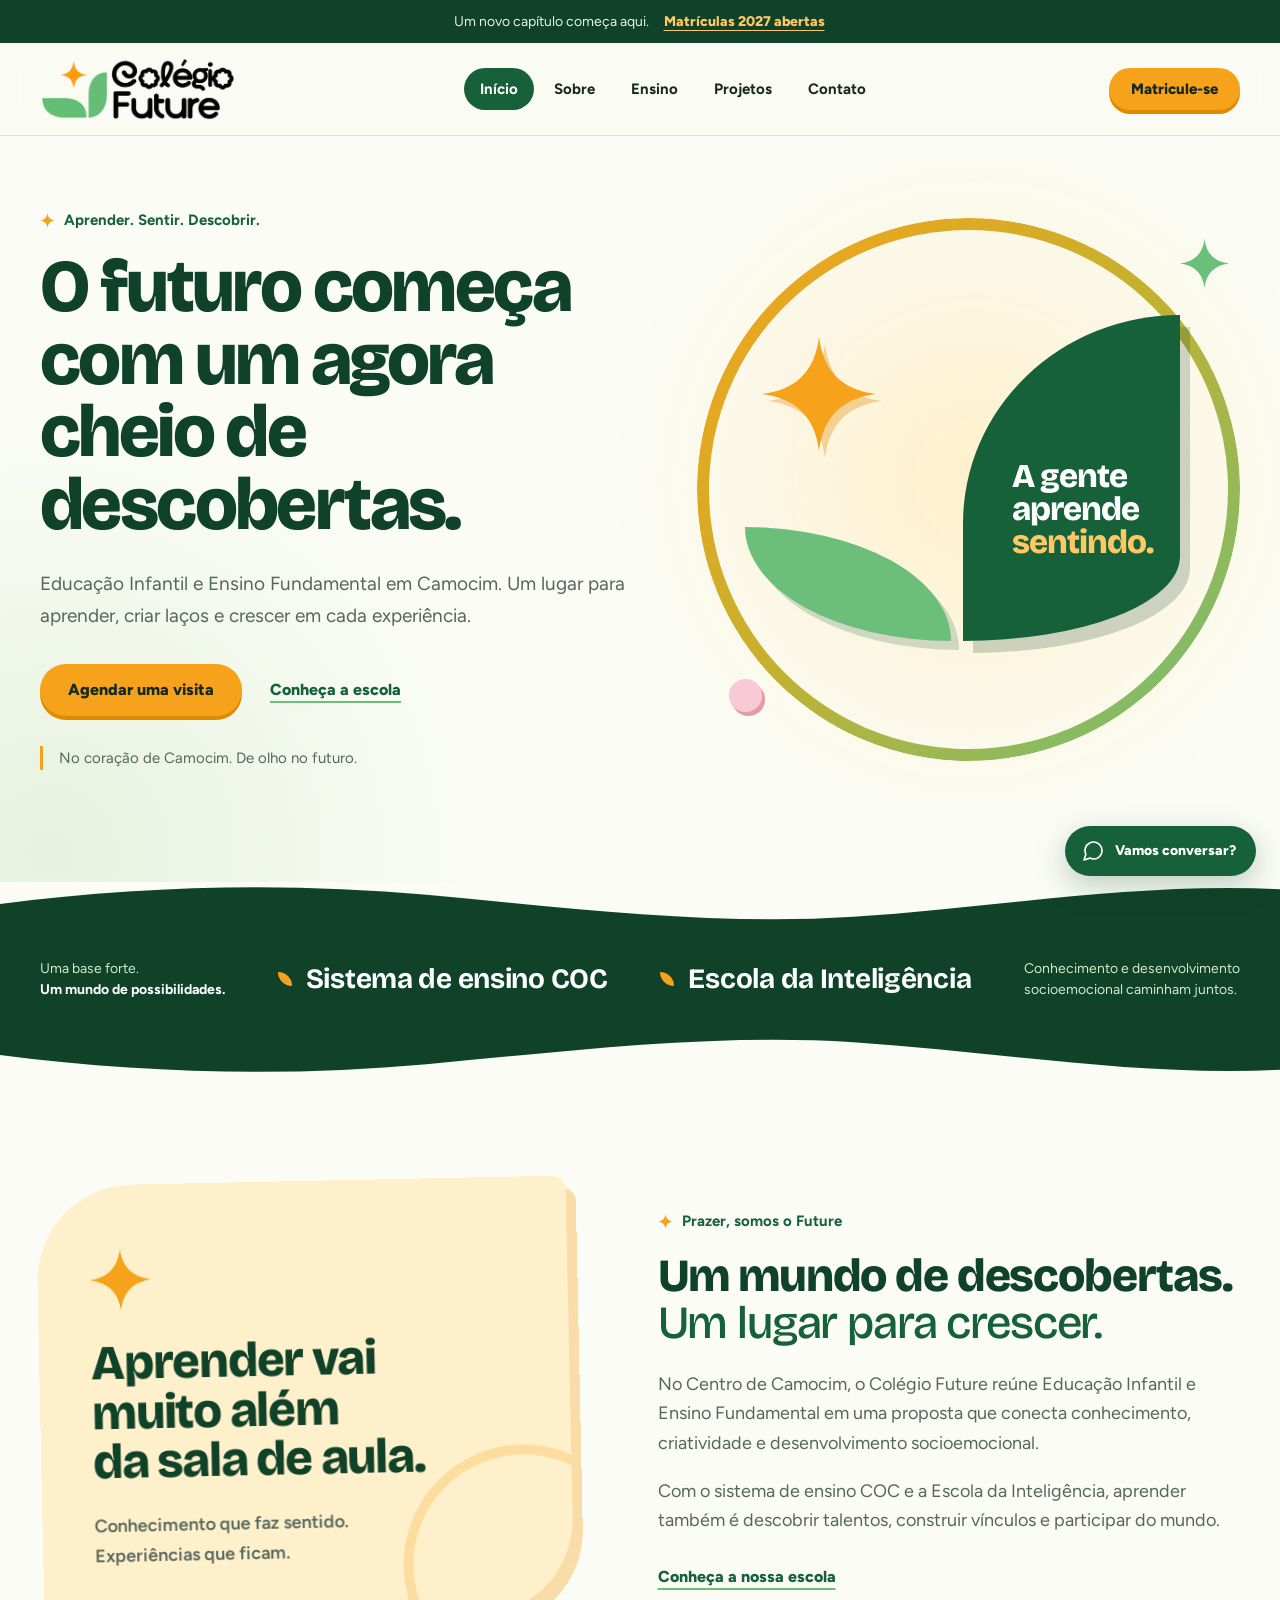
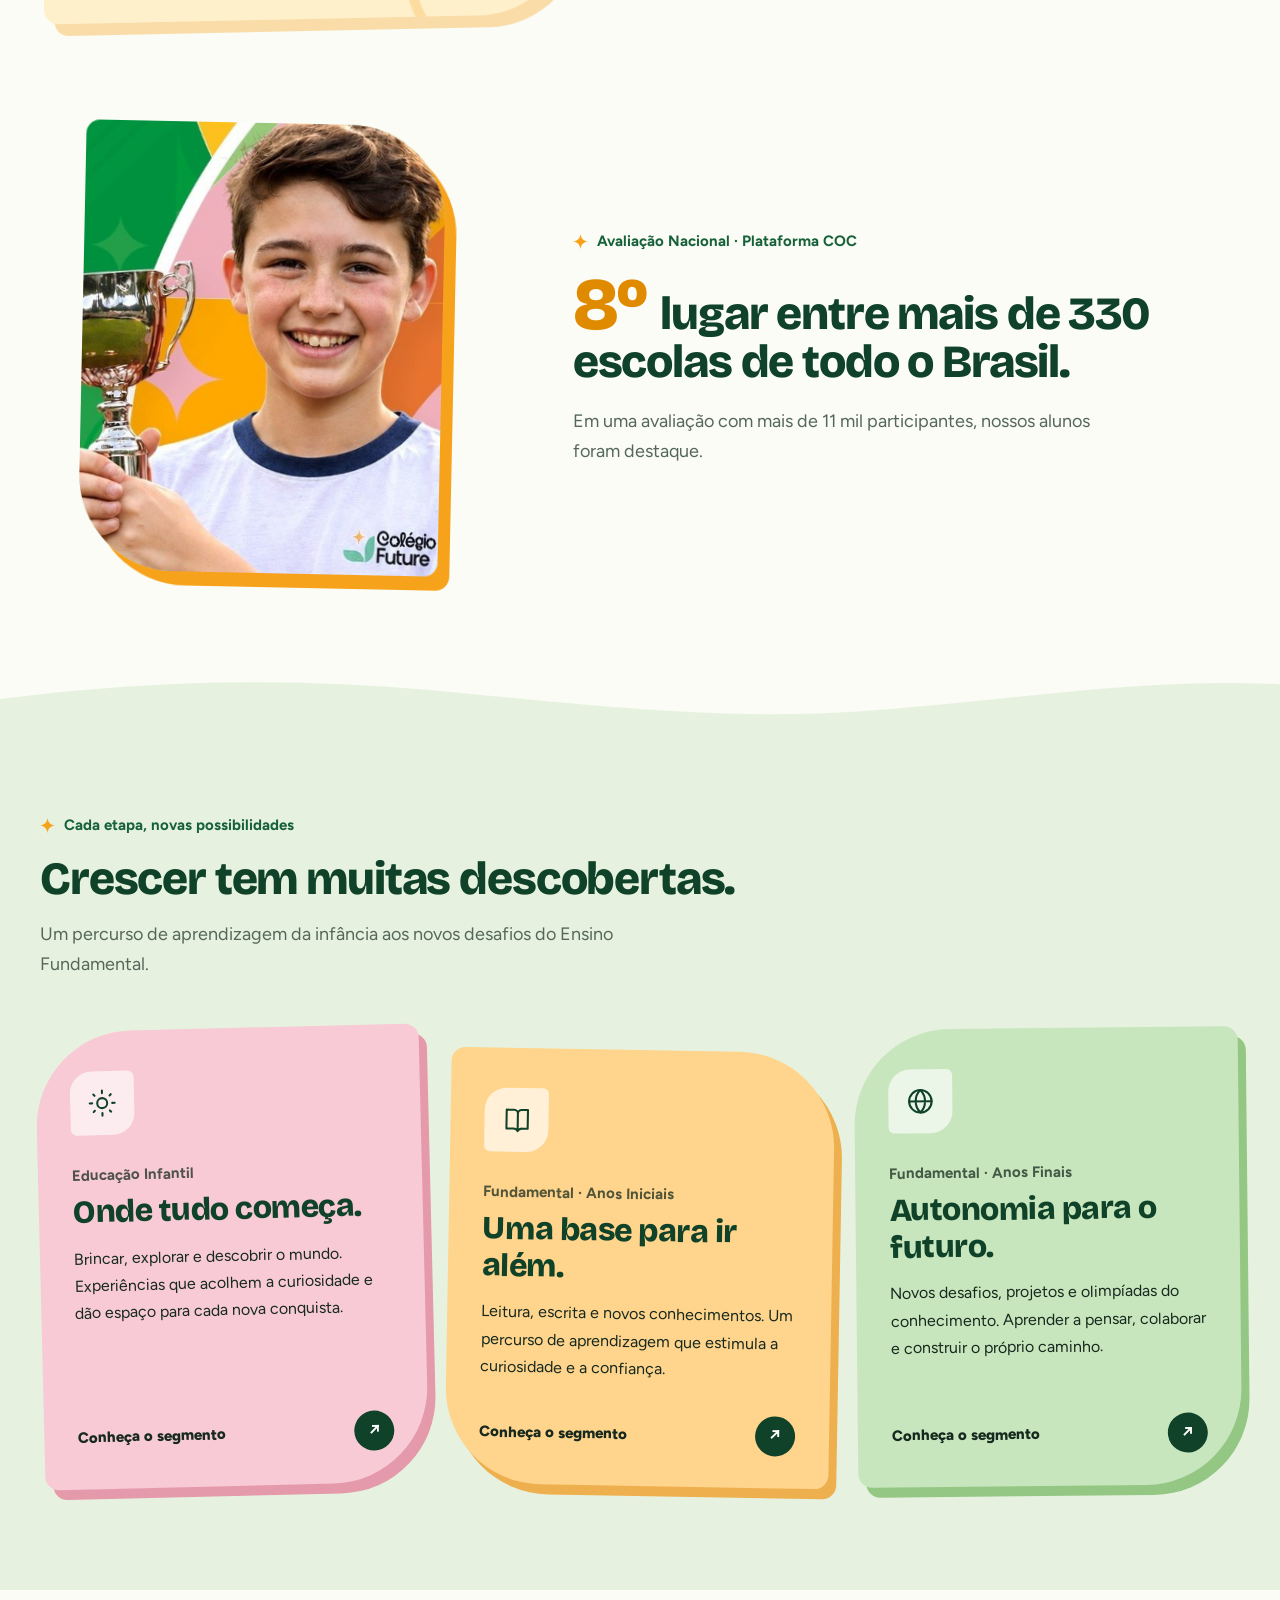
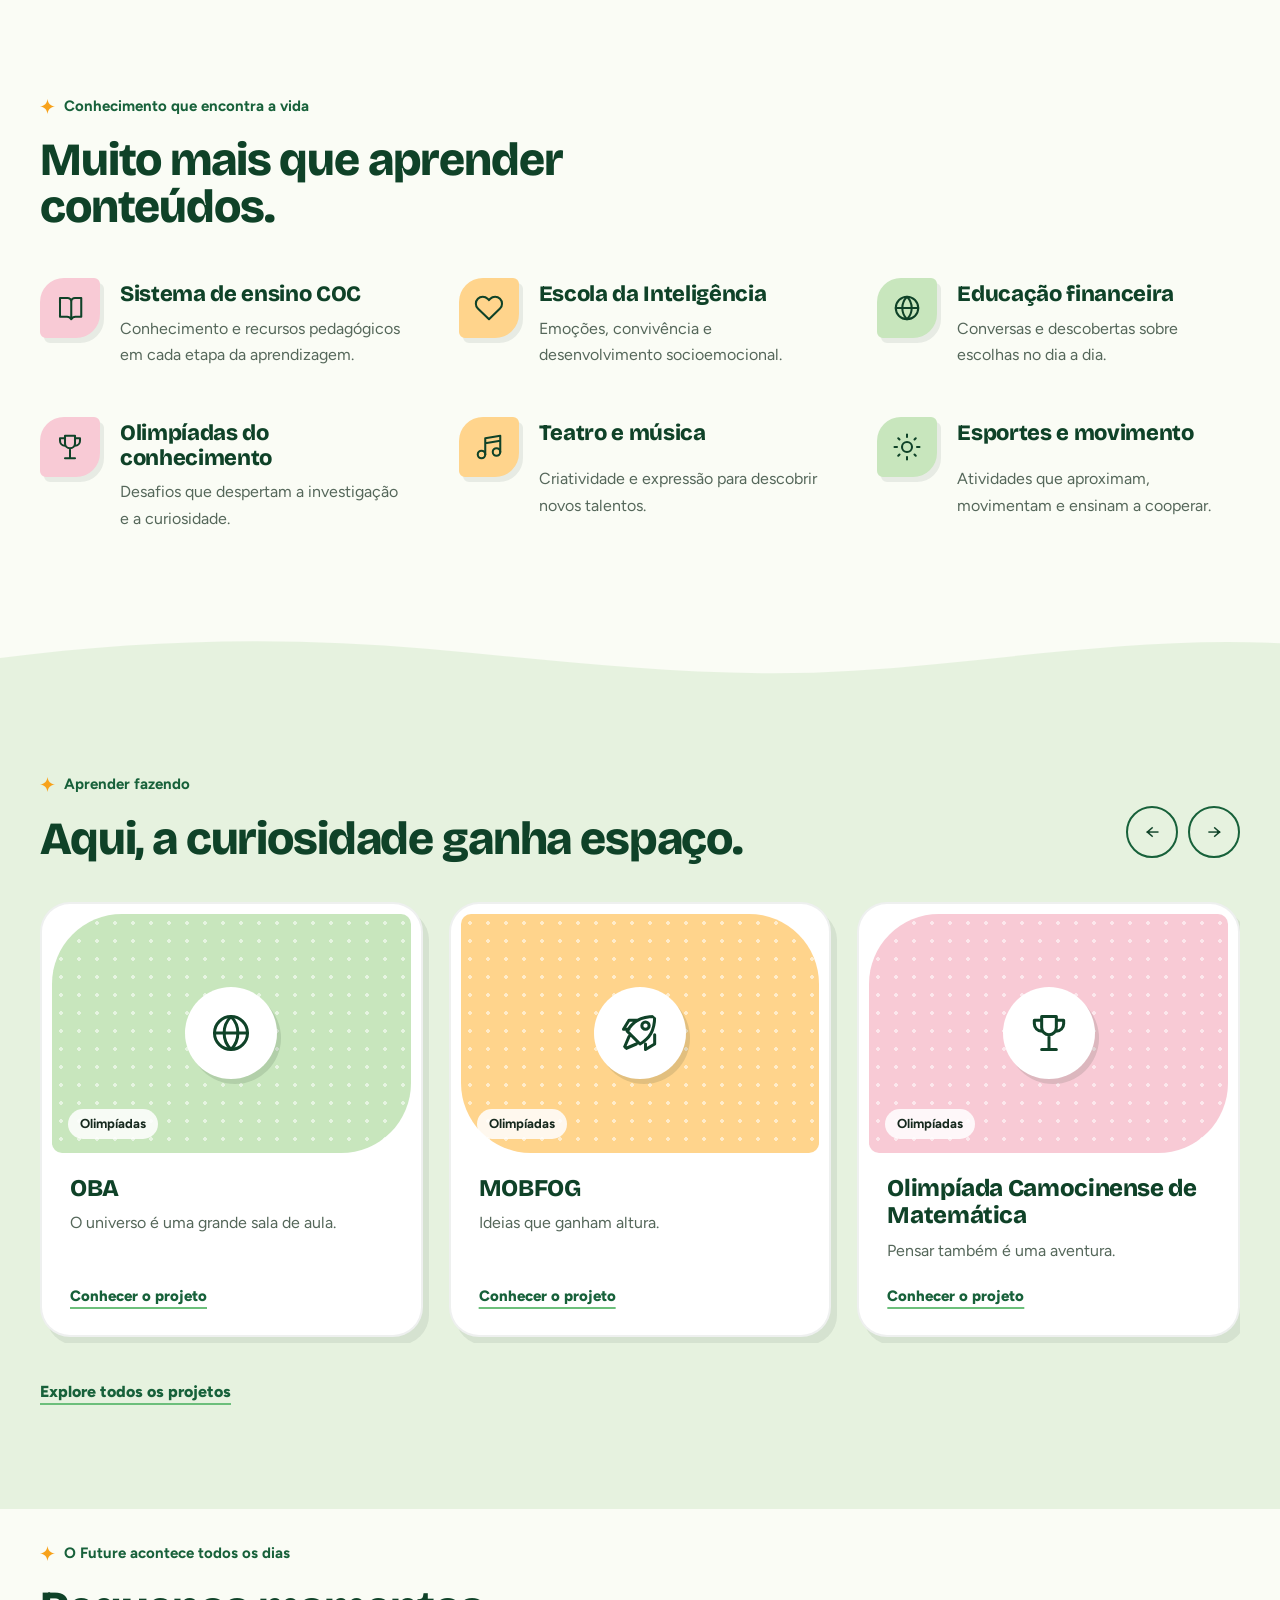
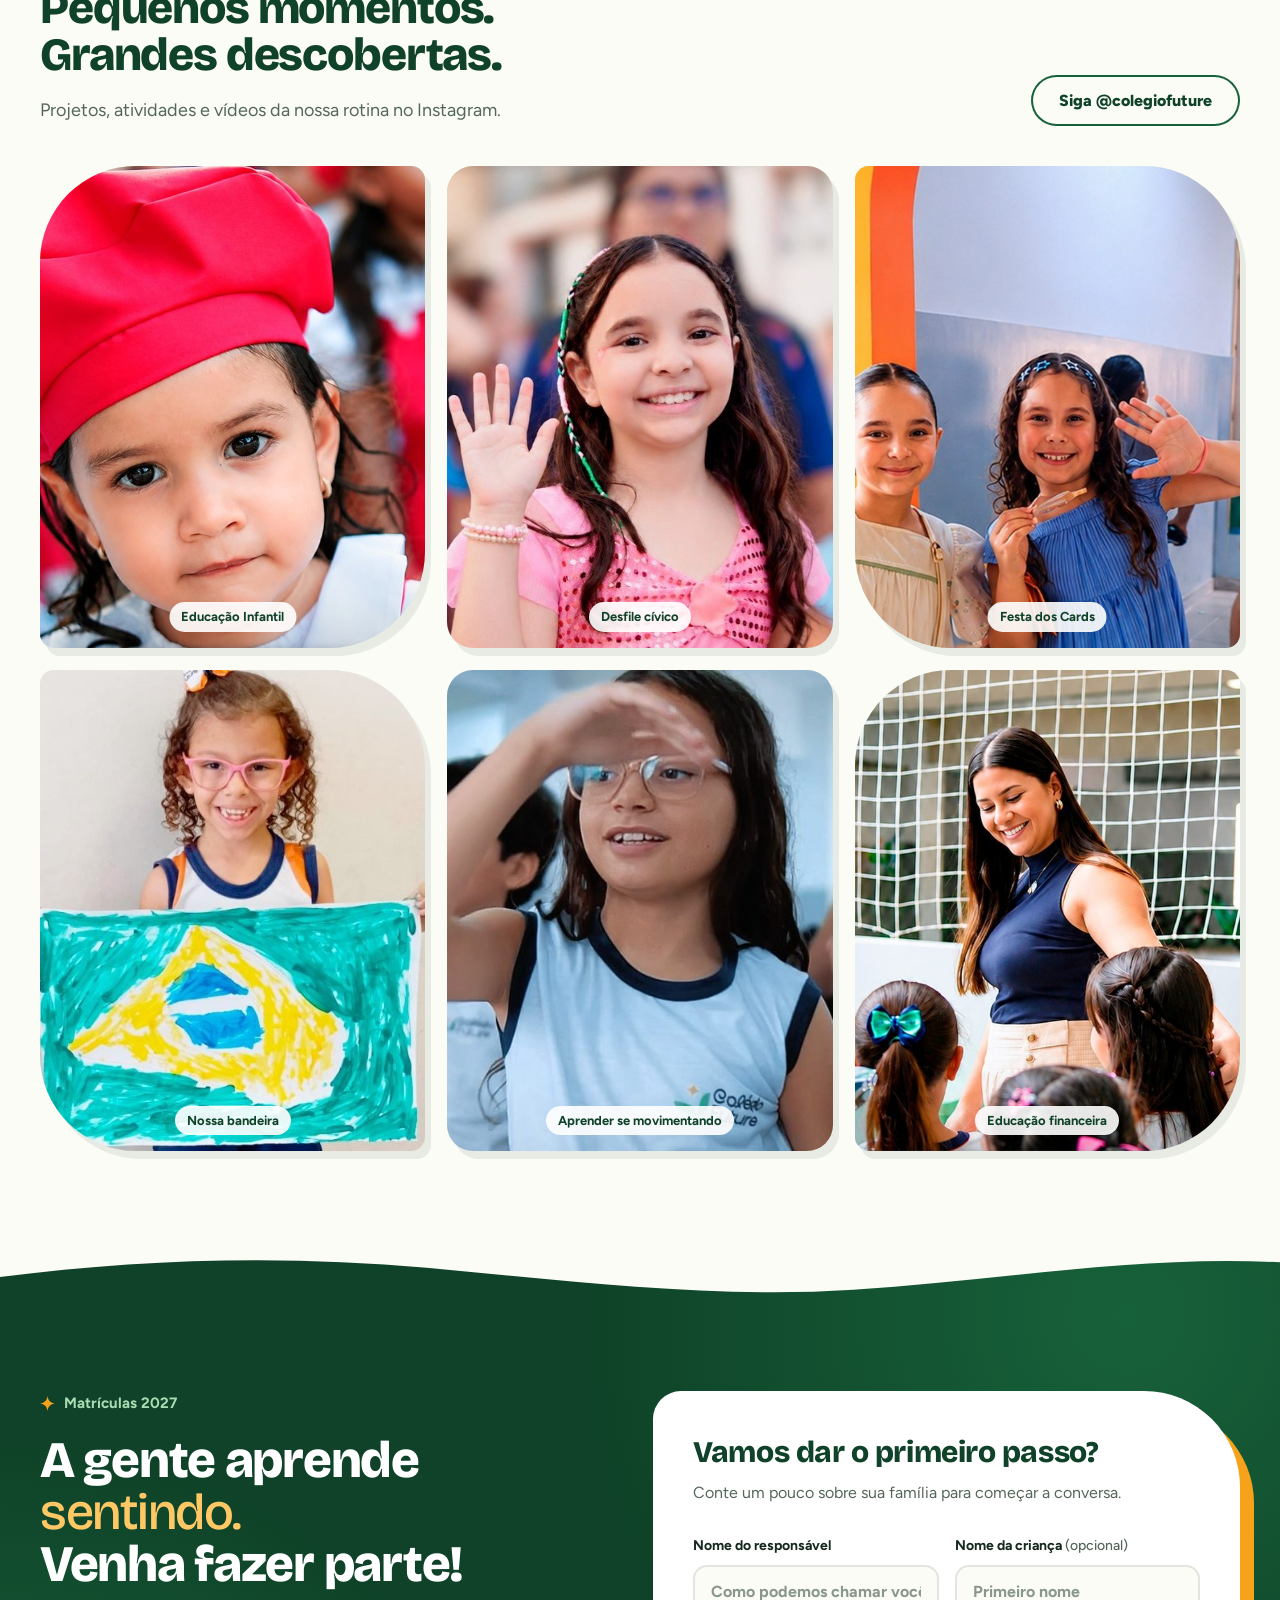
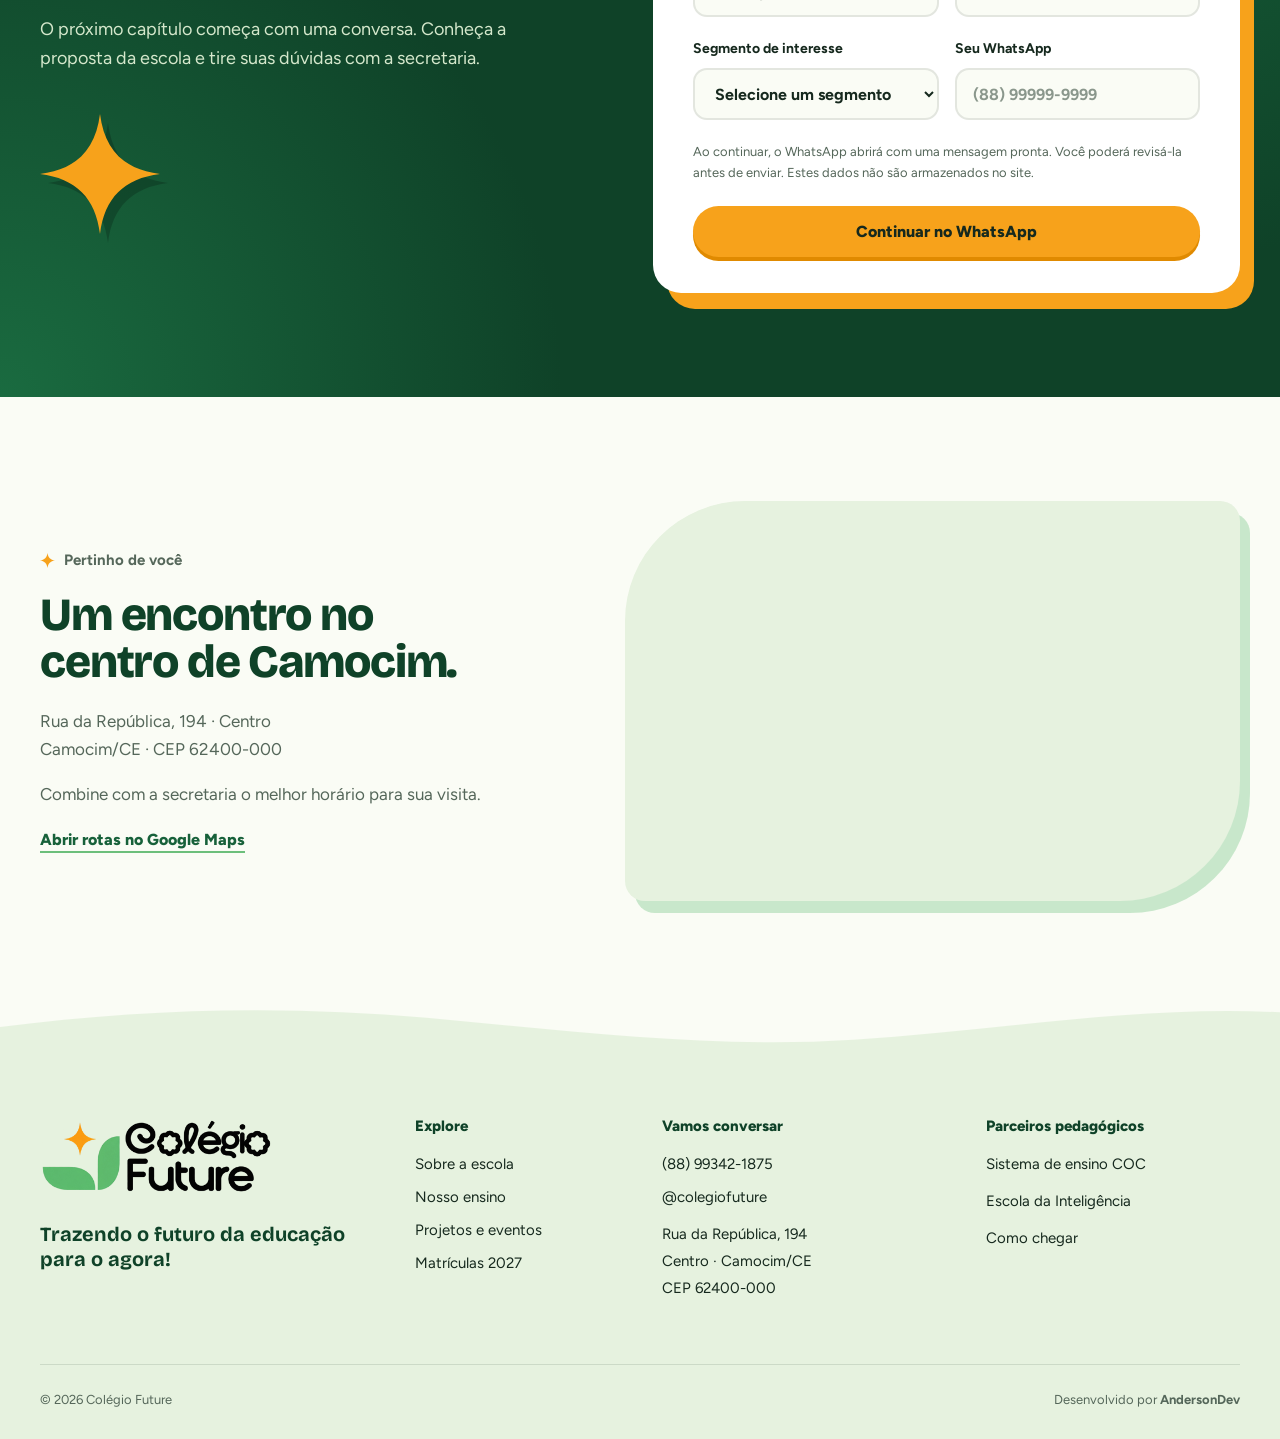
<file: index.html>
<!doctype html><html lang="pt-BR"><head><meta charset="utf-8"><meta name="viewport" content="width=device-width,initial-scale=1"><title>Colégio Future | Educação Infantil e Ensino Fundamental em Camocim</title><meta name="description" content="Educação Infantil e Ensino Fundamental em Camocim-CE. Conheça o Colégio Future, seus projetos e a proposta pedagógica. Agende uma visita."><link rel="icon" type="image/png" sizes="48x48" href="assets/favicon-48.png"><link rel="apple-touch-icon" href="assets/apple-touch-icon.png"><link rel="preconnect" href="https://fonts.googleapis.com"><link rel="preconnect" href="https://fonts.gstatic.com" crossorigin><link rel="stylesheet" href="https://fonts.googleapis.com/css2?family=Bricolage+Grotesque:opsz,wght@12..96,500;12..96,700;12..96,800&amp;family=Figtree:wght@400;500;600;700;800&amp;display=swap"><link rel="stylesheet" href="assets/style.css"><meta property="og:type" content="website"><meta property="og:locale" content="pt_BR"><meta property="og:title" content="Colégio Future | Educação Infantil e Ensino Fundamental em Camocim"><meta property="og:description" content="Educação Infantil e Ensino Fundamental em Camocim-CE. Conheça o Colégio Future, seus projetos e a proposta pedagógica. Agende uma visita."><meta name="theme-color" content="#0f4228"><script type="application/ld+json">{"@context": "https://schema.org", "@type": "School", "name": "Colégio Future", "telephone": "+5588993421875", "sameAs": ["https://www.instagram.com/colegiofuture/"], "address": {"@type": "PostalAddress", "streetAddress": "Rua da República, 194, Centro", "addressLocality": "Camocim", "addressRegion": "CE", "postalCode": "62400-000", "addressCountry": "BR"}}</script></head><body><div class="announcement">Um novo capítulo começa aqui. <a href="https://wa.me/5588993421875">Matrículas 2027 abertas</a></div><a class="skip" href="#conteudo">Ir para o conteúdo</a><header><div class="wrap nav"><a class="brand brand-image" href="index.html" aria-label="Colégio Future, página inicial"><img src="assets/logo-colegio-future.png" alt="Colégio Future" width="420" height="137" decoding="async"></a><button class="menu-toggle" aria-expanded="false" aria-controls="navigation" aria-label="Abrir menu">☰</button><nav id="navigation" aria-label="Menu principal"><a href="index.html" aria-current="page">Início</a><a href="sobre.html">Sobre</a><a href="ensino.html">Ensino</a><a href="projetos.html">Projetos</a><a href="contato.html">Contato</a></nav><a class="button small" href="matriculas.html">Matricule-se</a></div></header><main id="conteudo"><section class="hero wrap"><div><p class="eyebrow">Aprender. Sentir. Descobrir.</p><h1>O futuro começa<br>com um agora<br>cheio de descobertas.</h1><p class="lead">Educação Infantil e Ensino Fundamental em Camocim. Um lugar para aprender, criar laços e crescer em cada experiência.</p><div class="actions"><a class="button" href="https://wa.me/5588993421875?text=Ol%C3%A1!%20Quero%20agendar%20uma%20visita%20ao%20Col%C3%A9gio%20Future.">Agendar uma visita</a><a class="text-link" href="sobre.html">Conheça a escola</a></div><p class="hero-note">No coração de Camocim. De olho no futuro.</p></div><div class="hero-art"><span class="hero-ring" aria-hidden="true"></span><span class="big-star" aria-hidden="true"><svg viewBox="0 0 24 24" aria-hidden="true"><path fill="currentColor" d="M12 0c.9 7.2 4.8 11.1 12 12-7.2.9-11.1 4.8-12 12-.9-7.2-4.8-11.1-12-12C7.2 11.1 11.1 7.2 12 0Z"/></svg></span><span class="leaf-wide" aria-hidden="true"></span><p class="leaf-tall">A gente aprende <em>sentindo.</em></p></div></section><section class="partner-strip"><div class="wrap"><span>Uma base forte.<br><strong>Um mundo de possibilidades.</strong></span><b>Sistema de ensino COC</b><b>Escola da Inteligência</b><span>Conhecimento e desenvolvimento<br>socioemocional caminham juntos.</span></div></section><section class="section wrap about-intro"><div class="manifesto"><span aria-hidden="true"><svg viewBox="0 0 24 24" aria-hidden="true"><path fill="currentColor" d="M12 0c.9 7.2 4.8 11.1 12 12-7.2.9-11.1 4.8-12 12-.9-7.2-4.8-11.1-12-12C7.2 11.1 11.1 7.2 12 0Z"/></svg></span><h2>Aprender vai<br>muito além<br>da sala de aula.</h2><p>Conhecimento que faz sentido.<br>Experiências que ficam.</p></div><div><p class="eyebrow">Prazer, somos o Future</p><h2>Um mundo de descobertas.<br><em>Um lugar para crescer.</em></h2><p>No Centro de Camocim, o Colégio Future reúne Educação Infantil e Ensino Fundamental em uma proposta que conecta conhecimento, criatividade e desenvolvimento socioemocional.</p><p>Com o sistema de ensino COC e a Escola da Inteligência, aprender também é descobrir talentos, construir vínculos e participar do mundo.</p><a class="text-link" href="sobre.html">Conheça a nossa escola</a></div></section><section class="section wrap achievement"><figure class="achievement-photo"><img src="assets/fotos/avaliacao-nacional.jpg" alt="Estudante do Colégio Future sorrindo com o troféu da Avaliação Nacional" width="480" height="600" loading="lazy" decoding="async"></figure><div><p class="eyebrow">Avaliação Nacional · Plataforma COC</p><h2><span class="achievement-number">8º</span> lugar entre mais de 330 escolas de todo o Brasil.</h2><p>Em uma avaliação com mais de 11 mil participantes, nossos alunos foram destaque.</p></div></section><section class="section soft"><div class="wrap"><div class="section-heading"><p class="eyebrow">Cada etapa, novas possibilidades</p><h2>Crescer tem muitas descobertas.</h2><p>Um percurso de aprendizagem da infância aos novos desafios do Ensino Fundamental.</p></div><div class="segments"><a class="segment pink" href="ensino.html#infantil"><span class="icon-box"><svg viewBox="0 0 24 24" fill="none" stroke="currentColor" stroke-width="1.65" stroke-linecap="round" stroke-linejoin="round" aria-hidden="true"><circle cx="12" cy="12" r="4"/><path d="M12 2v2m0 16v2M2 12h2m16 0h2M5 5l1 1m12 12 1 1M5 19l1-1M18 6l1-1"/></svg></span><p>Educação Infantil</p><h3>Onde tudo começa.</h3><span class="segment-desc">Brincar, explorar e descobrir o mundo. Experiências que acolhem a curiosidade e dão espaço para cada nova conquista.</span><span class="segment-link">Conheça o segmento <b>↗</b></span></a><a class="segment orange" href="ensino.html#iniciais"><span class="icon-box"><svg viewBox="0 0 24 24" fill="none" stroke="currentColor" stroke-width="1.65" stroke-linecap="round" stroke-linejoin="round" aria-hidden="true"><path d="M4 4h6a3 3 0 0 1 3 3v14a4 4 0 0 0-4-2H4zM13 7a3 3 0 0 1 3-3h5v15h-4a4 4 0 0 0-4 2"/></svg></span><p>Fundamental · Anos Iniciais</p><h3>Uma base para ir além.</h3><span class="segment-desc">Leitura, escrita e novos conhecimentos. Um percurso de aprendizagem que estimula a curiosidade e a confiança.</span><span class="segment-link">Conheça o segmento <b>↗</b></span></a><a class="segment green" href="ensino.html#finais"><span class="icon-box"><svg viewBox="0 0 24 24" fill="none" stroke="currentColor" stroke-width="1.65" stroke-linecap="round" stroke-linejoin="round" aria-hidden="true"><circle cx="12" cy="12" r="9"/><path d="M3 12h18M12 3c5 5 5 13 0 18-5-5-5-13 0-18Z"/></svg></span><p>Fundamental · Anos Finais</p><h3>Autonomia para o futuro.</h3><span class="segment-desc">Novos desafios, projetos e olimpíadas do conhecimento. Aprender a pensar, colaborar e construir o próprio caminho.</span><span class="segment-link">Conheça o segmento <b>↗</b></span></a></div></div></section><section class="section wrap"><div class="section-heading"><p class="eyebrow">Conhecimento que encontra a vida</p><h2>Muito mais que aprender conteúdos.</h2></div><div class="feature-grid"><article><svg viewBox="0 0 24 24" fill="none" stroke="currentColor" stroke-width="1.65" stroke-linecap="round" stroke-linejoin="round" aria-hidden="true"><path d="M4 4h6a3 3 0 0 1 3 3v14a4 4 0 0 0-4-2H4zM13 7a3 3 0 0 1 3-3h5v15h-4a4 4 0 0 0-4 2"/></svg><h3>Sistema de ensino COC</h3><p>Conhecimento e recursos pedagógicos em cada etapa da aprendizagem.</p></article><article><svg viewBox="0 0 24 24" fill="none" stroke="currentColor" stroke-width="1.65" stroke-linecap="round" stroke-linejoin="round" aria-hidden="true"><path d="M20.8 4.6a5.5 5.5 0 0 0-7.8 0L12 5.7l-1.1-1.1a5.5 5.5 0 0 0-7.8 7.8L12 21l8.8-8.6a5.5 5.5 0 0 0 0-7.8Z"/></svg><h3>Escola da Inteligência</h3><p>Emoções, convivência e desenvolvimento socioemocional.</p></article><article><svg viewBox="0 0 24 24" fill="none" stroke="currentColor" stroke-width="1.65" stroke-linecap="round" stroke-linejoin="round" aria-hidden="true"><circle cx="12" cy="12" r="9"/><path d="M3 12h18M12 3c5 5 5 13 0 18-5-5-5-13 0-18Z"/></svg><h3>Educação financeira</h3><p>Conversas e descobertas sobre escolhas no dia a dia.</p></article><article><svg viewBox="0 0 24 24" fill="none" stroke="currentColor" stroke-width="1.65" stroke-linecap="round" stroke-linejoin="round" aria-hidden="true"><path d="M8 3h8v6a4 4 0 0 1-8 0V3ZM8 5H4v2a4 4 0 0 0 4 4m8-6h4v2a4 4 0 0 1-4 4M12 13v7m-4 1h8"/></svg><h3>Olimpíadas do conhecimento</h3><p>Desafios que despertam a investigação e a curiosidade.</p></article><article><svg viewBox="0 0 24 24" fill="none" stroke="currentColor" stroke-width="1.65" stroke-linecap="round" stroke-linejoin="round" aria-hidden="true"><path d="M9 18V5l12-2v13M9 9l12-2"/><circle cx="6" cy="18" r="3"/><circle cx="18" cy="16" r="3"/></svg><h3>Teatro e música</h3><p>Criatividade e expressão para descobrir novos talentos.</p></article><article><svg viewBox="0 0 24 24" fill="none" stroke="currentColor" stroke-width="1.65" stroke-linecap="round" stroke-linejoin="round" aria-hidden="true"><circle cx="12" cy="12" r="4"/><path d="M12 2v2m0 16v2M2 12h2m16 0h2M5 5l1 1m12 12 1 1M5 19l1-1M18 6l1-1"/></svg><h3>Esportes e movimento</h3><p>Atividades que aproximam, movimentam e ensinam a cooperar.</p></article></div></section><section class="section project-section"><div class="wrap"><div class="section-row"><div class="section-heading"><p class="eyebrow">Aprender fazendo</p><h2>Aqui, a curiosidade ganha espaço.</h2></div><div class="carousel-controls"><button class="carousel-prev" aria-label="Projetos anteriores">←</button><button class="carousel-next" aria-label="Próximos projetos">→</button></div></div><div class="project-grid carousel"><article class="project-card" data-category="Olimpíadas"><div class="project-art art-0"><svg viewBox="0 0 24 24" fill="none" stroke="currentColor" stroke-width="1.65" stroke-linecap="round" stroke-linejoin="round" aria-hidden="true"><circle cx="12" cy="12" r="9"/><path d="M3 12h18M12 3c5 5 5 13 0 18-5-5-5-13 0-18Z"/></svg><span>Olimpíadas</span></div><div class="project-content"><h3>OBA</h3><p>O universo é uma grande sala de aula.</p><button class="text-link project-open" data-project="0">Conhecer o projeto</button></div></article><article class="project-card" data-category="Olimpíadas"><div class="project-art art-1"><svg viewBox="0 0 24 24" fill="none" stroke="currentColor" stroke-width="1.65" stroke-linecap="round" stroke-linejoin="round" aria-hidden="true"><path d="M9 15 5 11c3-5 7-8 15-8 0 8-3 12-8 15l-4-4M6 14l-3 7 7-3M6 10H3l3-5h5m4 13v3l5-3v-5"/><circle cx="15" cy="8" r="2"/></svg><span>Olimpíadas</span></div><div class="project-content"><h3>MOBFOG</h3><p>Ideias que ganham altura.</p><button class="text-link project-open" data-project="1">Conhecer o projeto</button></div></article><article class="project-card" data-category="Olimpíadas"><div class="project-art art-2"><svg viewBox="0 0 24 24" fill="none" stroke="currentColor" stroke-width="1.65" stroke-linecap="round" stroke-linejoin="round" aria-hidden="true"><path d="M8 3h8v6a4 4 0 0 1-8 0V3ZM8 5H4v2a4 4 0 0 0 4 4m8-6h4v2a4 4 0 0 1-4 4M12 13v7m-4 1h8"/></svg><span>Olimpíadas</span></div><div class="project-content"><h3>Olimpíada Camocinense de Matemática</h3><p>Pensar também é uma aventura.</p><button class="text-link project-open" data-project="2">Conhecer o projeto</button></div></article><article class="project-card" data-category="Cultura"><div class="project-art art-3"><svg viewBox="0 0 24 24" fill="none" stroke="currentColor" stroke-width="1.65" stroke-linecap="round" stroke-linejoin="round" aria-hidden="true"><path d="M9 18V5l12-2v13M9 9l12-2"/><circle cx="6" cy="18" r="3"/><circle cx="18" cy="16" r="3"/></svg><span>Cultura</span></div><div class="project-content"><h3>Show de Talentos</h3><p>Cada talento tem seu lugar.</p><button class="text-link project-open" data-project="3">Conhecer o projeto</button></div></article><article class="project-card" data-category="Esporte"><div class="project-art art-0"><svg viewBox="0 0 24 24" fill="none" stroke="currentColor" stroke-width="1.65" stroke-linecap="round" stroke-linejoin="round" aria-hidden="true"><circle cx="12" cy="12" r="4"/><path d="M12 2v2m0 16v2M2 12h2m16 0h2M5 5l1 1m12 12 1 1M5 19l1-1M18 6l1-1"/></svg><span>Esporte</span></div><div class="project-content"><h3>Interclasse</h3><p>Aprender a jogar junto.</p><button class="text-link project-open" data-project="4">Conhecer o projeto</button></div></article><article class="project-card" data-category="Esporte"><div class="project-art art-3 has-photo"><img src="assets/fotos/projeto-run-dos-pais.jpg" alt="Famílias e estudantes na largada e na chegada da 1ª Run dos Pais" width="900" height="600" loading="lazy" decoding="async"><span>Esporte</span></div><div class="project-content"><h3>1ª Run dos Pais</h3><p>Famílias correndo juntas.</p><button class="text-link project-open" data-project="8">Conhecer o projeto</button></div></article><article class="project-card" data-category="Cívico"><div class="project-art art-1 has-photo"><img src="assets/fotos/projeto-desfile-civico.jpg" alt="Estudantes do Colégio Future carregando bandeiras no desfile cívico" width="900" height="600" loading="lazy" decoding="async"><span>Cívico</span></div><div class="project-content"><h3>Desfile Cívico</h3><p>Nossa história, nossa comunidade.</p><button class="text-link project-open" data-project="5">Conhecer o projeto</button></div></article><article class="project-card" data-category="Cultura"><div class="project-art art-2"><svg viewBox="0 0 24 24" fill="none" stroke="currentColor" stroke-width="1.65" stroke-linecap="round" stroke-linejoin="round" aria-hidden="true"><path d="M4 4h6a3 3 0 0 1 3 3v14a4 4 0 0 0-4-2H4zM13 7a3 3 0 0 1 3-3h5v15h-4a4 4 0 0 0-4 2"/></svg><span>Cultura</span></div><div class="project-content"><h3>Contação de histórias</h3><p>Histórias que abrem mundos.</p><button class="text-link project-open" data-project="6">Conhecer o projeto</button></div></article><article class="project-card" data-category="Datas"><div class="project-art art-3"><svg viewBox="0 0 24 24" fill="none" stroke="currentColor" stroke-width="1.65" stroke-linecap="round" stroke-linejoin="round" aria-hidden="true"><path d="M20.8 4.6a5.5 5.5 0 0 0-7.8 0L12 5.7l-1.1-1.1a5.5 5.5 0 0 0-7.8 7.8L12 21l8.8-8.6a5.5 5.5 0 0 0 0-7.8Z"/></svg><span>Datas</span></div><div class="project-content"><h3>Semana da Criança</h3><p>A alegria de ser criança.</p><button class="text-link project-open" data-project="7">Conhecer o projeto</button></div></article></div><a class="text-link all-projects" href="projetos.html">Explore todos os projetos</a></div></section><section class="section wrap moments"><div class="section-row"><div class="section-heading"><p class="eyebrow">O Future acontece todos os dias</p><h2>Pequenos momentos.<br>Grandes descobertas.</h2><p>Projetos, atividades e vídeos da nossa rotina no Instagram.</p></div><a class="button outline" href="https://www.instagram.com/colegiofuture/" target="_blank" rel="noopener">Siga @colegiofuture</a></div><div class="mosaic"><figure><img src="assets/fotos/galeria-infantil.jpg" alt="Criança da Educação Infantil com chapéu de cozinheiro" width="600" height="750" loading="lazy" decoding="async"><figcaption>Educação Infantil</figcaption></figure><figure><img src="assets/fotos/galeria-desfile.jpg" alt="Estudante acenando e sorrindo durante o desfile cívico" width="480" height="600" loading="lazy" decoding="async"><figcaption>Desfile cívico</figcaption></figure><figure><img src="assets/fotos/galeria-festa-dos-cards.jpg" alt="Estudantes sorrindo na Festa dos Cards" width="532" height="665" loading="lazy" decoding="async"><figcaption>Festa dos Cards</figcaption></figure><figure><img src="assets/fotos/galeria-bandeira.jpg" alt="Criança mostrando a bandeira do Brasil que pintou" width="480" height="600" loading="lazy" decoding="async"><figcaption>Nossa bandeira</figcaption></figure><figure><img src="assets/fotos/galeria-sala-de-aula.jpg" alt="Estudante participando de uma atividade em sala" width="472" height="590" loading="lazy" decoding="async"><figcaption>Aprender se movimentando</figcaption></figure><figure><img src="assets/fotos/galeria-educacao-financeira.jpg" alt="Professora conversando com estudantes em uma atividade de educação financeira" width="600" height="750" loading="lazy" decoding="async"><figcaption>Educação financeira</figcaption></figure></div></section><section class="section enrollment-home" id="matriculas"><div class="wrap enrollment-layout"><div><p class="eyebrow">Matrículas 2027</p><h2>A gente aprende<br><em>sentindo.</em><br>Venha fazer parte!</h2><p>O próximo capítulo começa com uma conversa. Conheça a proposta da escola e tire suas dúvidas com a secretaria.</p><span class="enrollment-star" aria-hidden="true"><svg viewBox="0 0 24 24" aria-hidden="true"><path fill="currentColor" d="M12 0c.9 7.2 4.8 11.1 12 12-7.2.9-11.1 4.8-12 12-.9-7.2-4.8-11.1-12-12C7.2 11.1 11.1 7.2 12 0Z"/></svg></span></div><form class="enrollment-form"><h3>Vamos dar o primeiro passo?</h3><p>Conte um pouco sobre sua família para começar a conversa.</p><div class="form-grid"><label>Nome do responsável<input name="responsavel" autocomplete="name" maxlength="100" required placeholder="Como podemos chamar você?"></label><label>Nome da criança <span>(opcional)</span><input name="crianca" maxlength="80" placeholder="Primeiro nome"></label><label>Segmento de interesse<select name="serie" required><option value="">Selecione um segmento</option><option>Educação Infantil</option><option>Fundamental · Anos Iniciais</option><option>Fundamental · Anos Finais</option><option>Gostaria de orientação</option></select></label><label>Seu WhatsApp<input name="telefone" type="tel" inputmode="tel" autocomplete="tel" maxlength="20" required pattern="[+0-9() .\-]{10,20}" placeholder="(88) 99999-9999"></label></div><p class="form-note">Ao continuar, o WhatsApp abrirá com uma mensagem pronta. Você poderá revisá-la antes de enviar. Estes dados não são armazenados no site.</p><button class="button" type="submit">Continuar no WhatsApp</button><p class="form-status" role="status" aria-live="polite"></p></form></div></section><section class="section wrap"><div class="location-grid"><div><p class="eyebrow">Pertinho de você</p><h2>Um encontro no<br>centro de Camocim.</h2><p>Rua da República, 194 · Centro<br>Camocim/CE · CEP 62400-000</p><p>Combine com a secretaria o melhor horário para sua visita.</p><a class="text-link" href="https://www.google.com/maps/search/?api=1&amp;query=Col%C3%A9gio+Future+Rua+da+Rep%C3%BAblica+194+Camocim" target="_blank" rel="noopener">Abrir rotas no Google Maps</a></div><iframe title="Localização do Colégio Future em Camocim" loading="lazy" referrerpolicy="no-referrer-when-downgrade" src="https://maps.google.com/maps?q=Col%C3%A9gio%20Future%20Rua%20da%20Rep%C3%BAblica%20194%20Camocim&amp;output=embed"></iframe></div></section></main><footer><div class="wrap footer-grid"><div><a class="brand brand-image" href="index.html" aria-label="Colégio Future, página inicial"><img src="assets/logo-colegio-future.png" alt="Colégio Future" width="420" height="137" decoding="async"></a><p>Trazendo o futuro da educação<br>para o agora!</p></div><div><h3>Explore</h3><a href="sobre.html">Sobre a escola</a><a href="ensino.html">Nosso ensino</a><a href="projetos.html">Projetos e eventos</a><a href="matriculas.html">Matrículas 2027</a></div><div><h3>Vamos conversar</h3><a href="https://wa.me/5588993421875">(88) 99342-1875</a><a href="https://www.instagram.com/colegiofuture/" target="_blank" rel="noopener">@colegiofuture</a><p>Rua da República, 194<br>Centro · Camocim/CE<br>CEP 62400-000</p></div><div><h3>Parceiros pedagógicos</h3><p>Sistema de ensino COC</p><p>Escola da Inteligência</p><a href="contato.html">Como chegar</a></div></div><div class="wrap footer-bottom"><span>© 2026 Colégio Future</span><span>Desenvolvido por <strong>AndersonDev</strong></span></div></footer><a class="floating-wa" href="https://wa.me/5588993421875" aria-label="Conversar com o Colégio Future pelo WhatsApp"><svg viewBox="0 0 24 24" fill="none" stroke="currentColor" stroke-width="1.65" stroke-linecap="round" stroke-linejoin="round" aria-hidden="true"><path d="M21 11.5a8.4 8.4 0 0 1-.9 3.8 8.5 8.5 0 0 1-7.6 4.7 8.4 8.4 0 0 1-3.8-.9L3 21l1.9-5.7a8.4 8.4 0 0 1-.9-3.8 8.5 8.5 0 0 1 4.7-7.6 8.4 8.4 0 0 1 3.8-.9h.5a8.5 8.5 0 0 1 8 8z"/></svg><span>Vamos conversar?</span></a><dialog id="project-dialog" aria-labelledby="project-title"><button class="dialog-close" aria-label="Fechar detalhes">×</button><p class="eyebrow" id="project-category"></p><h2 id="project-title"></h2><p id="project-description"></p><a class="button" href="https://www.instagram.com/colegiofuture/" target="_blank" rel="noopener">Acompanhe no Instagram</a></dialog><script src="assets/main.js" defer></script></body></html>
</file>
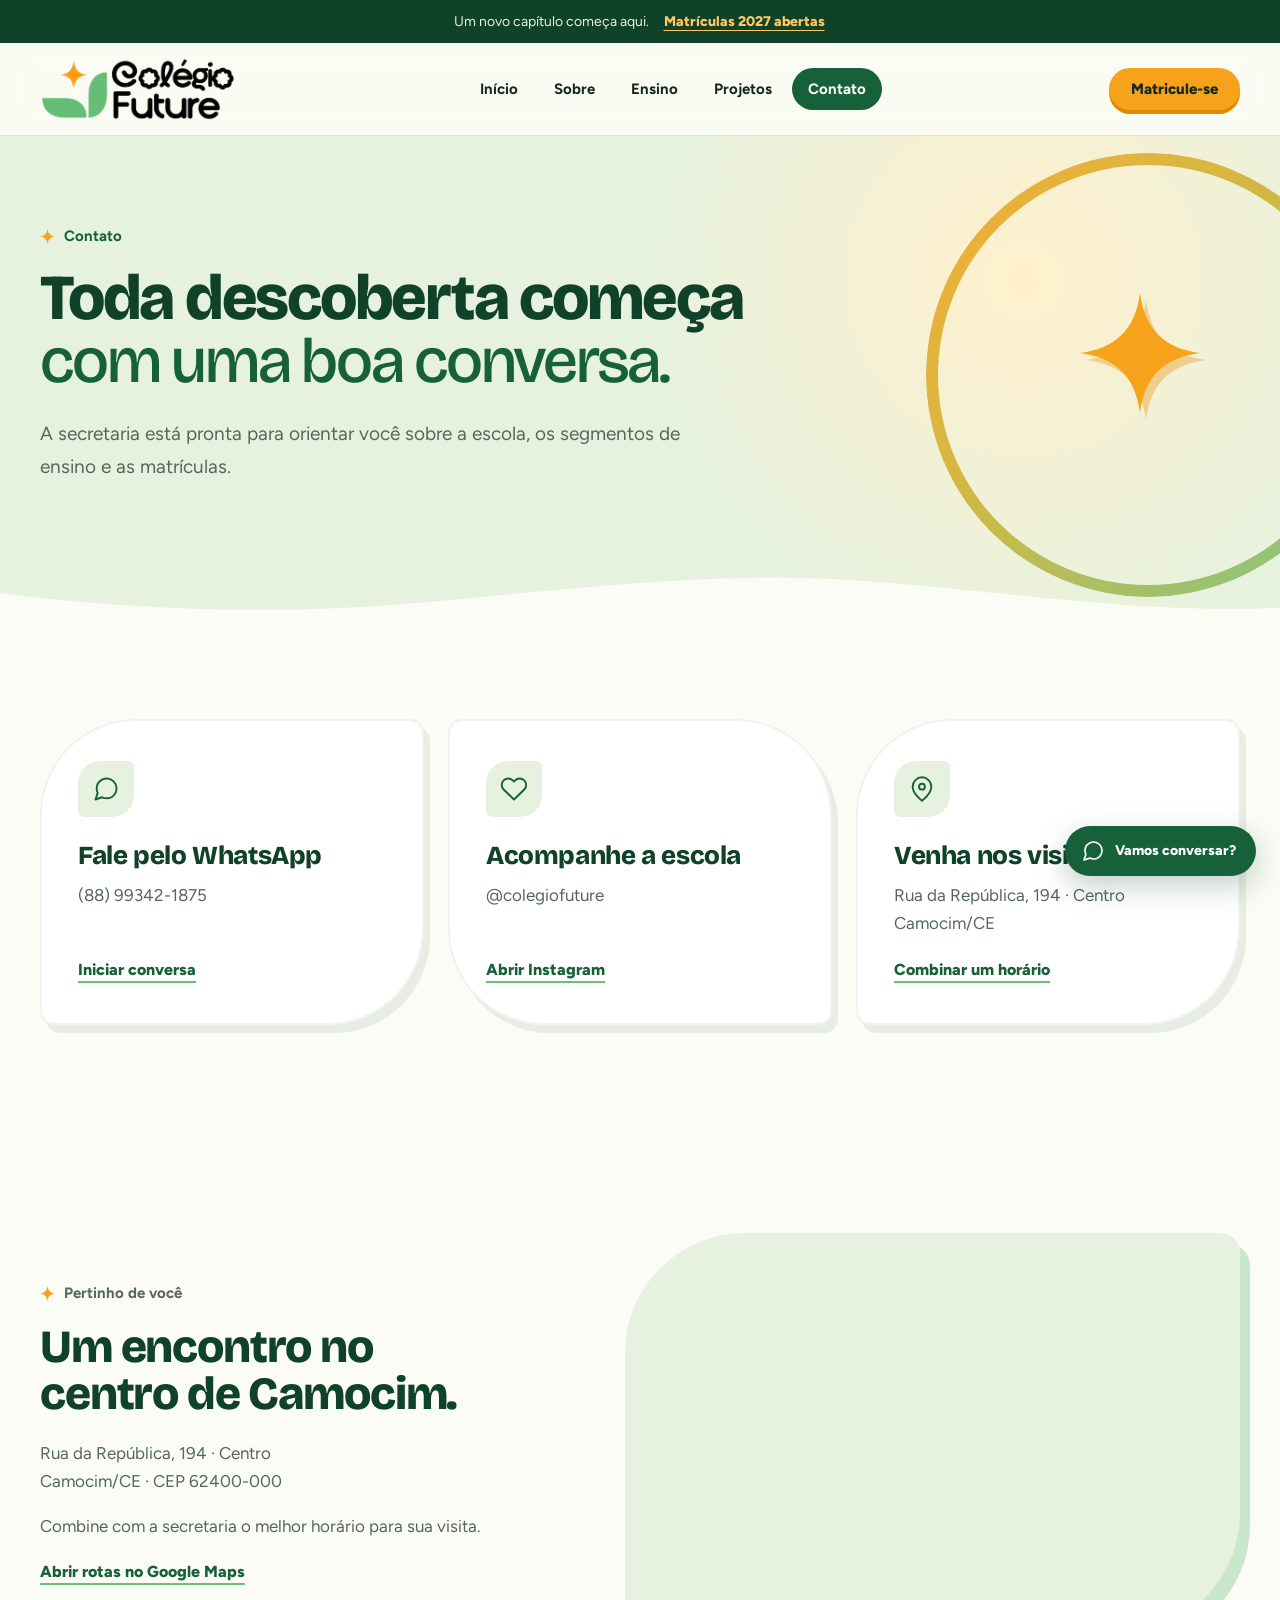
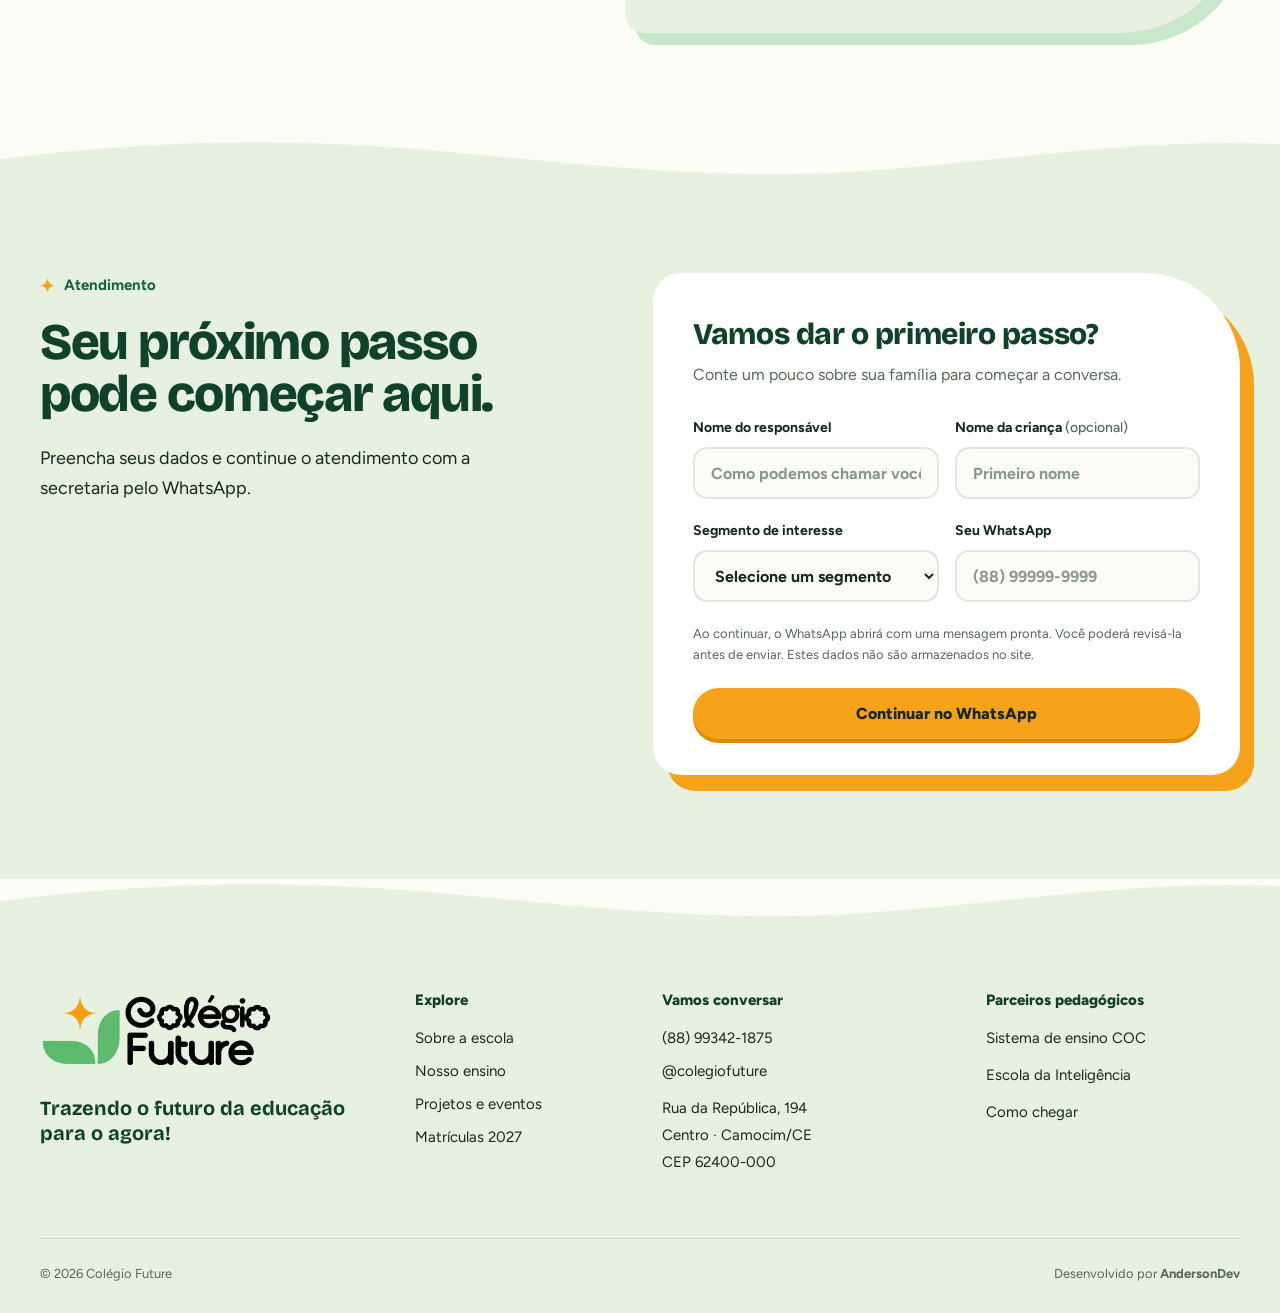
<file: contato.html>
<!doctype html><html lang="pt-BR"><head><meta charset="utf-8"><meta name="viewport" content="width=device-width,initial-scale=1"><title>Contato e localização | Colégio Future</title><meta name="description" content="Fale com o Colégio Future pelo WhatsApp e encontre a escola na Rua da República, 194, Centro, Camocim."><link rel="icon" type="image/png" sizes="48x48" href="assets/favicon-48.png"><link rel="apple-touch-icon" href="assets/apple-touch-icon.png"><link rel="preconnect" href="https://fonts.googleapis.com"><link rel="preconnect" href="https://fonts.gstatic.com" crossorigin><link rel="stylesheet" href="https://fonts.googleapis.com/css2?family=Bricolage+Grotesque:opsz,wght@12..96,500;12..96,700;12..96,800&amp;family=Figtree:wght@400;500;600;700;800&amp;display=swap"><link rel="stylesheet" href="assets/style.css"><meta property="og:type" content="website"><meta property="og:locale" content="pt_BR"><meta property="og:title" content="Contato e localização | Colégio Future"><meta property="og:description" content="Fale com o Colégio Future pelo WhatsApp e encontre a escola na Rua da República, 194, Centro, Camocim."><meta name="theme-color" content="#0f4228"></head><body><div class="announcement">Um novo capítulo começa aqui. <a href="https://wa.me/5588993421875">Matrículas 2027 abertas</a></div><a class="skip" href="#conteudo">Ir para o conteúdo</a><header><div class="wrap nav"><a class="brand brand-image" href="index.html" aria-label="Colégio Future, página inicial"><img src="assets/logo-colegio-future.png" alt="Colégio Future" width="420" height="137" decoding="async"></a><button class="menu-toggle" aria-expanded="false" aria-controls="navigation" aria-label="Abrir menu">☰</button><nav id="navigation" aria-label="Menu principal"><a href="index.html">Início</a><a href="sobre.html">Sobre</a><a href="ensino.html">Ensino</a><a href="projetos.html">Projetos</a><a href="contato.html" aria-current="page">Contato</a></nav><a class="button small" href="matriculas.html">Matricule-se</a></div></header><main id="conteudo"><section class="page-banner"><div class="wrap"><p class="eyebrow">Contato</p><h1>Toda descoberta começa<br><em>com uma boa conversa.</em></h1><p class="lead">A secretaria está pronta para orientar você sobre a escola, os segmentos de ensino e as matrículas.</p><span aria-hidden="true"><svg viewBox="0 0 24 24" aria-hidden="true"><path fill="currentColor" d="M12 0c.9 7.2 4.8 11.1 12 12-7.2.9-11.1 4.8-12 12-.9-7.2-4.8-11.1-12-12C7.2 11.1 11.1 7.2 12 0Z"/></svg></span></div></section><section class="section wrap"><div class="contact-cards"><a class="info-card" href="https://wa.me/5588993421875"><svg viewBox="0 0 24 24" fill="none" stroke="currentColor" stroke-width="1.65" stroke-linecap="round" stroke-linejoin="round" aria-hidden="true"><path d="M21 11.5a8.4 8.4 0 0 1-.9 3.8 8.5 8.5 0 0 1-7.6 4.7 8.4 8.4 0 0 1-3.8-.9L3 21l1.9-5.7a8.4 8.4 0 0 1-.9-3.8 8.5 8.5 0 0 1 4.7-7.6 8.4 8.4 0 0 1 3.8-.9h.5a8.5 8.5 0 0 1 8 8z"/></svg><h3>Fale pelo WhatsApp</h3><p>(88) 99342-1875</p><span class="text-link">Iniciar conversa</span></a><a class="info-card" href="https://www.instagram.com/colegiofuture/" target="_blank" rel="noopener"><svg viewBox="0 0 24 24" fill="none" stroke="currentColor" stroke-width="1.65" stroke-linecap="round" stroke-linejoin="round" aria-hidden="true"><path d="M20.8 4.6a5.5 5.5 0 0 0-7.8 0L12 5.7l-1.1-1.1a5.5 5.5 0 0 0-7.8 7.8L12 21l8.8-8.6a5.5 5.5 0 0 0 0-7.8Z"/></svg><h3>Acompanhe a escola</h3><p>@colegiofuture</p><span class="text-link">Abrir Instagram</span></a><div class="info-card"><svg viewBox="0 0 24 24" fill="none" stroke="currentColor" stroke-width="1.65" stroke-linecap="round" stroke-linejoin="round" aria-hidden="true"><path d="M20 10c0 6-8 12-8 12S4 16 4 10a8 8 0 1 1 16 0Z"/><circle cx="12" cy="10" r="2.5"/></svg><h3>Venha nos visitar</h3><p>Rua da República, 194 · Centro<br>Camocim/CE</p><a class="text-link" href="https://wa.me/5588993421875?text=Ol%C3%A1%21%20Vim%20pelo%20site%20e%20gostaria%20de%20agendar%20uma%20visita%20ao%20Col%C3%A9gio%20Future.">Combinar um horário</a></div></div></section><section class="section wrap"><div class="location-grid"><div><p class="eyebrow">Pertinho de você</p><h2>Um encontro no<br>centro de Camocim.</h2><p>Rua da República, 194 · Centro<br>Camocim/CE · CEP 62400-000</p><p>Combine com a secretaria o melhor horário para sua visita.</p><a class="text-link" href="https://www.google.com/maps/search/?api=1&amp;query=Col%C3%A9gio+Future+Rua+da+Rep%C3%BAblica+194+Camocim" target="_blank" rel="noopener">Abrir rotas no Google Maps</a></div><iframe title="Localização do Colégio Future em Camocim" loading="lazy" referrerpolicy="no-referrer-when-downgrade" src="https://maps.google.com/maps?q=Col%C3%A9gio%20Future%20Rua%20da%20Rep%C3%BAblica%20194%20Camocim&amp;output=embed"></iframe></div></section><section class="section soft"><div class="wrap enrollment-layout"><div><p class="eyebrow">Atendimento</p><h2>Seu próximo passo<br>pode começar aqui.</h2><p>Preencha seus dados e continue o atendimento com a secretaria pelo WhatsApp.</p></div><form class="enrollment-form"><h3>Vamos dar o primeiro passo?</h3><p>Conte um pouco sobre sua família para começar a conversa.</p><div class="form-grid"><label>Nome do responsável<input name="responsavel" autocomplete="name" maxlength="100" required placeholder="Como podemos chamar você?"></label><label>Nome da criança <span>(opcional)</span><input name="crianca" maxlength="80" placeholder="Primeiro nome"></label><label>Segmento de interesse<select name="serie" required><option value="">Selecione um segmento</option><option>Educação Infantil</option><option>Fundamental · Anos Iniciais</option><option>Fundamental · Anos Finais</option><option>Gostaria de orientação</option></select></label><label>Seu WhatsApp<input name="telefone" type="tel" inputmode="tel" autocomplete="tel" maxlength="20" required pattern="[+0-9() .\-]{10,20}" placeholder="(88) 99999-9999"></label></div><p class="form-note">Ao continuar, o WhatsApp abrirá com uma mensagem pronta. Você poderá revisá-la antes de enviar. Estes dados não são armazenados no site.</p><button class="button" type="submit">Continuar no WhatsApp</button><p class="form-status" role="status" aria-live="polite"></p></form></div></section></main><footer><div class="wrap footer-grid"><div><a class="brand brand-image" href="index.html" aria-label="Colégio Future, página inicial"><img src="assets/logo-colegio-future.png" alt="Colégio Future" width="420" height="137" decoding="async"></a><p>Trazendo o futuro da educação<br>para o agora!</p></div><div><h3>Explore</h3><a href="sobre.html">Sobre a escola</a><a href="ensino.html">Nosso ensino</a><a href="projetos.html">Projetos e eventos</a><a href="matriculas.html">Matrículas 2027</a></div><div><h3>Vamos conversar</h3><a href="https://wa.me/5588993421875">(88) 99342-1875</a><a href="https://www.instagram.com/colegiofuture/" target="_blank" rel="noopener">@colegiofuture</a><p>Rua da República, 194<br>Centro · Camocim/CE<br>CEP 62400-000</p></div><div><h3>Parceiros pedagógicos</h3><p>Sistema de ensino COC</p><p>Escola da Inteligência</p><a href="contato.html">Como chegar</a></div></div><div class="wrap footer-bottom"><span>© 2026 Colégio Future</span><span>Desenvolvido por <strong>AndersonDev</strong></span></div></footer><a class="floating-wa" href="https://wa.me/5588993421875" aria-label="Conversar com o Colégio Future pelo WhatsApp"><svg viewBox="0 0 24 24" fill="none" stroke="currentColor" stroke-width="1.65" stroke-linecap="round" stroke-linejoin="round" aria-hidden="true"><path d="M21 11.5a8.4 8.4 0 0 1-.9 3.8 8.5 8.5 0 0 1-7.6 4.7 8.4 8.4 0 0 1-3.8-.9L3 21l1.9-5.7a8.4 8.4 0 0 1-.9-3.8 8.5 8.5 0 0 1 4.7-7.6 8.4 8.4 0 0 1 3.8-.9h.5a8.5 8.5 0 0 1 8 8z"/></svg><span>Vamos conversar?</span></a><dialog id="project-dialog" aria-labelledby="project-title"><button class="dialog-close" aria-label="Fechar detalhes">×</button><p class="eyebrow" id="project-category"></p><h2 id="project-title"></h2><p id="project-description"></p><a class="button" href="https://www.instagram.com/colegiofuture/" target="_blank" rel="noopener">Acompanhe no Instagram</a></dialog><script src="assets/main.js" defer></script></body></html>
</file>
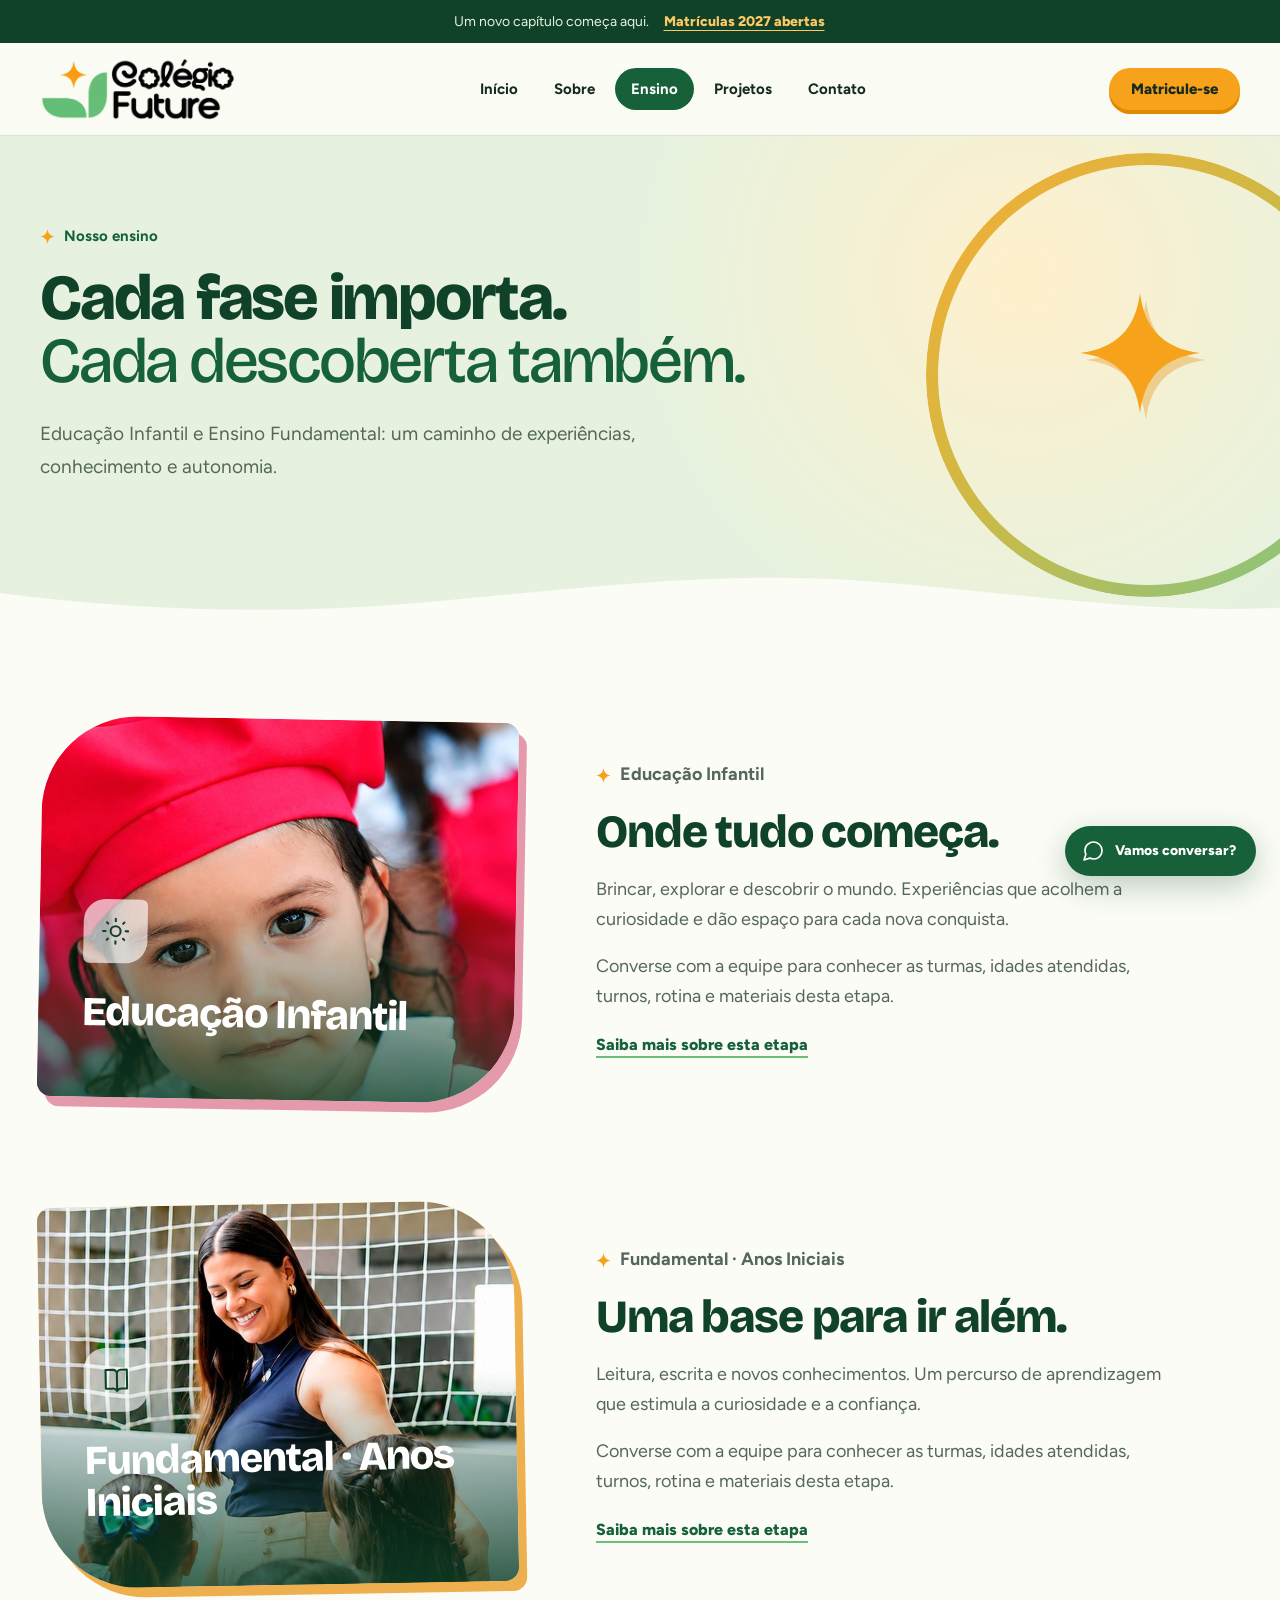
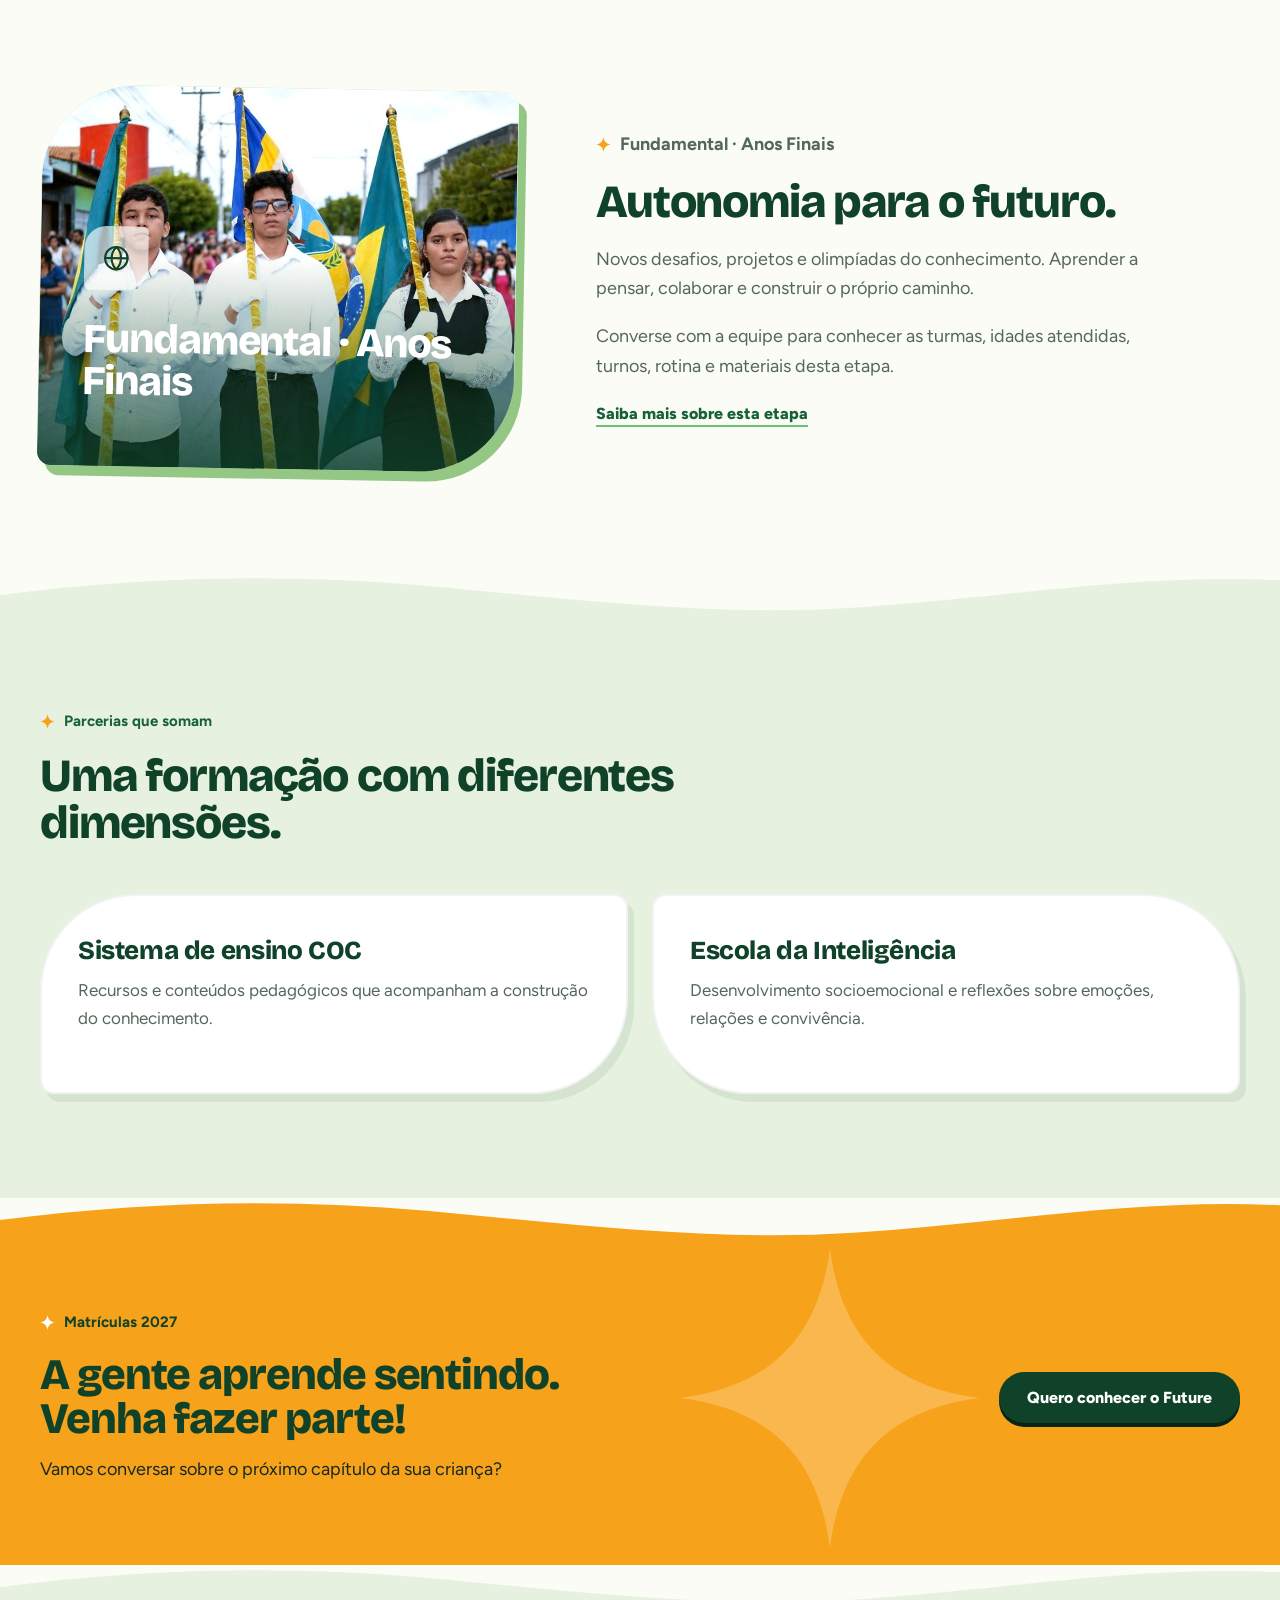
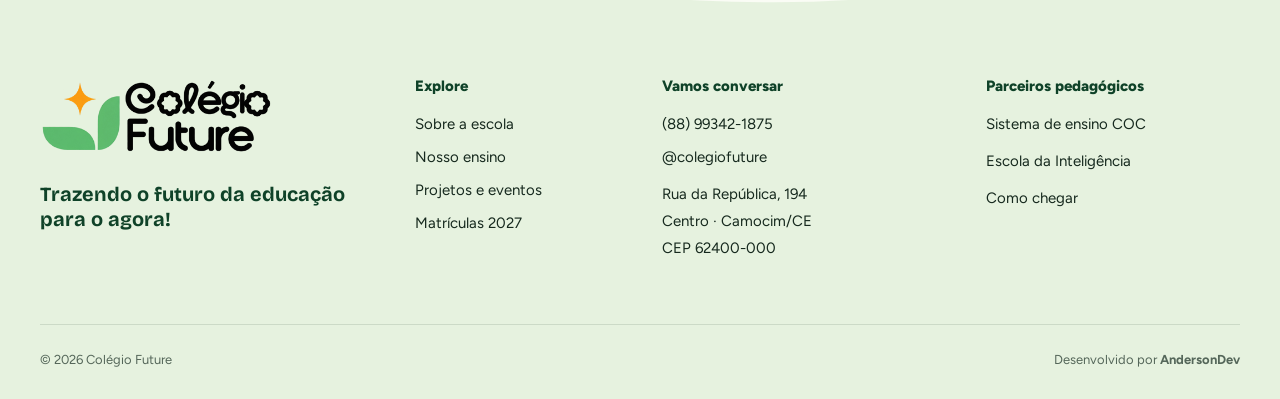
<file: ensino.html>
<!doctype html><html lang="pt-BR"><head><meta charset="utf-8"><meta name="viewport" content="width=device-width,initial-scale=1"><title>Educação Infantil e Ensino Fundamental | Colégio Future</title><meta name="description" content="Descubra as etapas de ensino do Colégio Future: Educação Infantil e Ensino Fundamental."><link rel="icon" type="image/png" sizes="48x48" href="assets/favicon-48.png"><link rel="apple-touch-icon" href="assets/apple-touch-icon.png"><link rel="preconnect" href="https://fonts.googleapis.com"><link rel="preconnect" href="https://fonts.gstatic.com" crossorigin><link rel="stylesheet" href="https://fonts.googleapis.com/css2?family=Bricolage+Grotesque:opsz,wght@12..96,500;12..96,700;12..96,800&amp;family=Figtree:wght@400;500;600;700;800&amp;display=swap"><link rel="stylesheet" href="assets/style.css"><meta property="og:type" content="website"><meta property="og:locale" content="pt_BR"><meta property="og:title" content="Educação Infantil e Ensino Fundamental | Colégio Future"><meta property="og:description" content="Descubra as etapas de ensino do Colégio Future: Educação Infantil e Ensino Fundamental."><meta name="theme-color" content="#0f4228"></head><body><div class="announcement">Um novo capítulo começa aqui. <a href="https://wa.me/5588993421875">Matrículas 2027 abertas</a></div><a class="skip" href="#conteudo">Ir para o conteúdo</a><header><div class="wrap nav"><a class="brand brand-image" href="index.html" aria-label="Colégio Future, página inicial"><img src="assets/logo-colegio-future.png" alt="Colégio Future" width="420" height="137" decoding="async"></a><button class="menu-toggle" aria-expanded="false" aria-controls="navigation" aria-label="Abrir menu">☰</button><nav id="navigation" aria-label="Menu principal"><a href="index.html">Início</a><a href="sobre.html">Sobre</a><a href="ensino.html" aria-current="page">Ensino</a><a href="projetos.html">Projetos</a><a href="contato.html">Contato</a></nav><a class="button small" href="matriculas.html">Matricule-se</a></div></header><main id="conteudo"><section class="page-banner"><div class="wrap"><p class="eyebrow">Nosso ensino</p><h1>Cada fase importa.<br><em>Cada descoberta também.</em></h1><p class="lead">Educação Infantil e Ensino Fundamental: um caminho de experiências, conhecimento e autonomia.</p><span aria-hidden="true"><svg viewBox="0 0 24 24" aria-hidden="true"><path fill="currentColor" d="M12 0c.9 7.2 4.8 11.1 12 12-7.2.9-11.1 4.8-12 12-.9-7.2-4.8-11.1-12-12C7.2 11.1 11.1 7.2 12 0Z"/></svg></span></div></section><section class="section wrap teaching-row" id="infantil"><div class="segment pink with-photo"><img class="segment-photo" src="assets/fotos/ensino-infantil.jpg" alt="Criança da Educação Infantil do Colégio Future" width="900" height="720" loading="lazy" decoding="async"><span class="icon-box"><svg viewBox="0 0 24 24" fill="none" stroke="currentColor" stroke-width="1.65" stroke-linecap="round" stroke-linejoin="round" aria-hidden="true"><circle cx="12" cy="12" r="4"/><path d="M12 2v2m0 16v2M2 12h2m16 0h2M5 5l1 1m12 12 1 1M5 19l1-1M18 6l1-1"/></svg></span><h2>Educação Infantil</h2></div><div><p class="eyebrow">Educação Infantil</p><h2>Onde tudo começa.</h2><p>Brincar, explorar e descobrir o mundo. Experiências que acolhem a curiosidade e dão espaço para cada nova conquista.</p><p>Converse com a equipe para conhecer as turmas, idades atendidas, turnos, rotina e materiais desta etapa.</p><a class="text-link" href="https://wa.me/5588993421875?text=Ol%C3%A1%21%20Gostaria%20de%20informa%C3%A7%C3%B5es%20sobre%20Educa%C3%A7%C3%A3o%20Infantil%20no%20Col%C3%A9gio%20Future.">Saiba mais sobre esta etapa</a></div></section><section class="section wrap teaching-row" id="iniciais"><div class="segment orange with-photo"><img class="segment-photo" src="assets/fotos/ensino-iniciais.jpg" alt="Professora conversando com estudantes do Ensino Fundamental" width="900" height="720" loading="lazy" decoding="async"><span class="icon-box"><svg viewBox="0 0 24 24" fill="none" stroke="currentColor" stroke-width="1.65" stroke-linecap="round" stroke-linejoin="round" aria-hidden="true"><path d="M4 4h6a3 3 0 0 1 3 3v14a4 4 0 0 0-4-2H4zM13 7a3 3 0 0 1 3-3h5v15h-4a4 4 0 0 0-4 2"/></svg></span><h2>Fundamental · Anos Iniciais</h2></div><div><p class="eyebrow">Fundamental · Anos Iniciais</p><h2>Uma base para ir além.</h2><p>Leitura, escrita e novos conhecimentos. Um percurso de aprendizagem que estimula a curiosidade e a confiança.</p><p>Converse com a equipe para conhecer as turmas, idades atendidas, turnos, rotina e materiais desta etapa.</p><a class="text-link" href="https://wa.me/5588993421875?text=Ol%C3%A1%21%20Gostaria%20de%20informa%C3%A7%C3%B5es%20sobre%20Fundamental%20%C2%B7%20Anos%20Iniciais%20no%20Col%C3%A9gio%20Future.">Saiba mais sobre esta etapa</a></div></section><section class="section wrap teaching-row" id="finais"><div class="segment green with-photo"><img class="segment-photo" src="assets/fotos/ensino-finais.jpg" alt="Estudantes dos Anos Finais carregando bandeiras no desfile cívico" width="900" height="720" loading="lazy" decoding="async"><span class="icon-box"><svg viewBox="0 0 24 24" fill="none" stroke="currentColor" stroke-width="1.65" stroke-linecap="round" stroke-linejoin="round" aria-hidden="true"><circle cx="12" cy="12" r="9"/><path d="M3 12h18M12 3c5 5 5 13 0 18-5-5-5-13 0-18Z"/></svg></span><h2>Fundamental · Anos Finais</h2></div><div><p class="eyebrow">Fundamental · Anos Finais</p><h2>Autonomia para o futuro.</h2><p>Novos desafios, projetos e olimpíadas do conhecimento. Aprender a pensar, colaborar e construir o próprio caminho.</p><p>Converse com a equipe para conhecer as turmas, idades atendidas, turnos, rotina e materiais desta etapa.</p><a class="text-link" href="https://wa.me/5588993421875?text=Ol%C3%A1%21%20Gostaria%20de%20informa%C3%A7%C3%B5es%20sobre%20Fundamental%20%C2%B7%20Anos%20Finais%20no%20Col%C3%A9gio%20Future.">Saiba mais sobre esta etapa</a></div></section><section class="section soft"><div class="wrap"><div class="section-heading"><p class="eyebrow">Parcerias que somam</p><h2>Uma formação com diferentes dimensões.</h2></div><div class="two-columns"><article class="info-card"><h3>Sistema de ensino COC</h3><p>Recursos e conteúdos pedagógicos que acompanham a construção do conhecimento.</p></article><article class="info-card"><h3>Escola da Inteligência</h3><p>Desenvolvimento socioemocional e reflexões sobre emoções, relações e convivência.</p></article></div></div></section><section class="cta"><div class="wrap cta-inner"><div><p class="eyebrow">Matrículas 2027</p><h2>A gente aprende sentindo.<br>Venha fazer parte!</h2><p>Vamos conversar sobre o próximo capítulo da sua criança?</p></div><a class="button cream" href="matriculas.html">Quero conhecer o Future</a><span class="cta-star" aria-hidden="true"><svg viewBox="0 0 24 24" aria-hidden="true"><path fill="currentColor" d="M12 0c.9 7.2 4.8 11.1 12 12-7.2.9-11.1 4.8-12 12-.9-7.2-4.8-11.1-12-12C7.2 11.1 11.1 7.2 12 0Z"/></svg></span></div></section></main><footer><div class="wrap footer-grid"><div><a class="brand brand-image" href="index.html" aria-label="Colégio Future, página inicial"><img src="assets/logo-colegio-future.png" alt="Colégio Future" width="420" height="137" decoding="async"></a><p>Trazendo o futuro da educação<br>para o agora!</p></div><div><h3>Explore</h3><a href="sobre.html">Sobre a escola</a><a href="ensino.html">Nosso ensino</a><a href="projetos.html">Projetos e eventos</a><a href="matriculas.html">Matrículas 2027</a></div><div><h3>Vamos conversar</h3><a href="https://wa.me/5588993421875">(88) 99342-1875</a><a href="https://www.instagram.com/colegiofuture/" target="_blank" rel="noopener">@colegiofuture</a><p>Rua da República, 194<br>Centro · Camocim/CE<br>CEP 62400-000</p></div><div><h3>Parceiros pedagógicos</h3><p>Sistema de ensino COC</p><p>Escola da Inteligência</p><a href="contato.html">Como chegar</a></div></div><div class="wrap footer-bottom"><span>© 2026 Colégio Future</span><span>Desenvolvido por <strong>AndersonDev</strong></span></div></footer><a class="floating-wa" href="https://wa.me/5588993421875" aria-label="Conversar com o Colégio Future pelo WhatsApp"><svg viewBox="0 0 24 24" fill="none" stroke="currentColor" stroke-width="1.65" stroke-linecap="round" stroke-linejoin="round" aria-hidden="true"><path d="M21 11.5a8.4 8.4 0 0 1-.9 3.8 8.5 8.5 0 0 1-7.6 4.7 8.4 8.4 0 0 1-3.8-.9L3 21l1.9-5.7a8.4 8.4 0 0 1-.9-3.8 8.5 8.5 0 0 1 4.7-7.6 8.4 8.4 0 0 1 3.8-.9h.5a8.5 8.5 0 0 1 8 8z"/></svg><span>Vamos conversar?</span></a><dialog id="project-dialog" aria-labelledby="project-title"><button class="dialog-close" aria-label="Fechar detalhes">×</button><p class="eyebrow" id="project-category"></p><h2 id="project-title"></h2><p id="project-description"></p><a class="button" href="https://www.instagram.com/colegiofuture/" target="_blank" rel="noopener">Acompanhe no Instagram</a></dialog><script src="assets/main.js" defer></script></body></html>
</file>
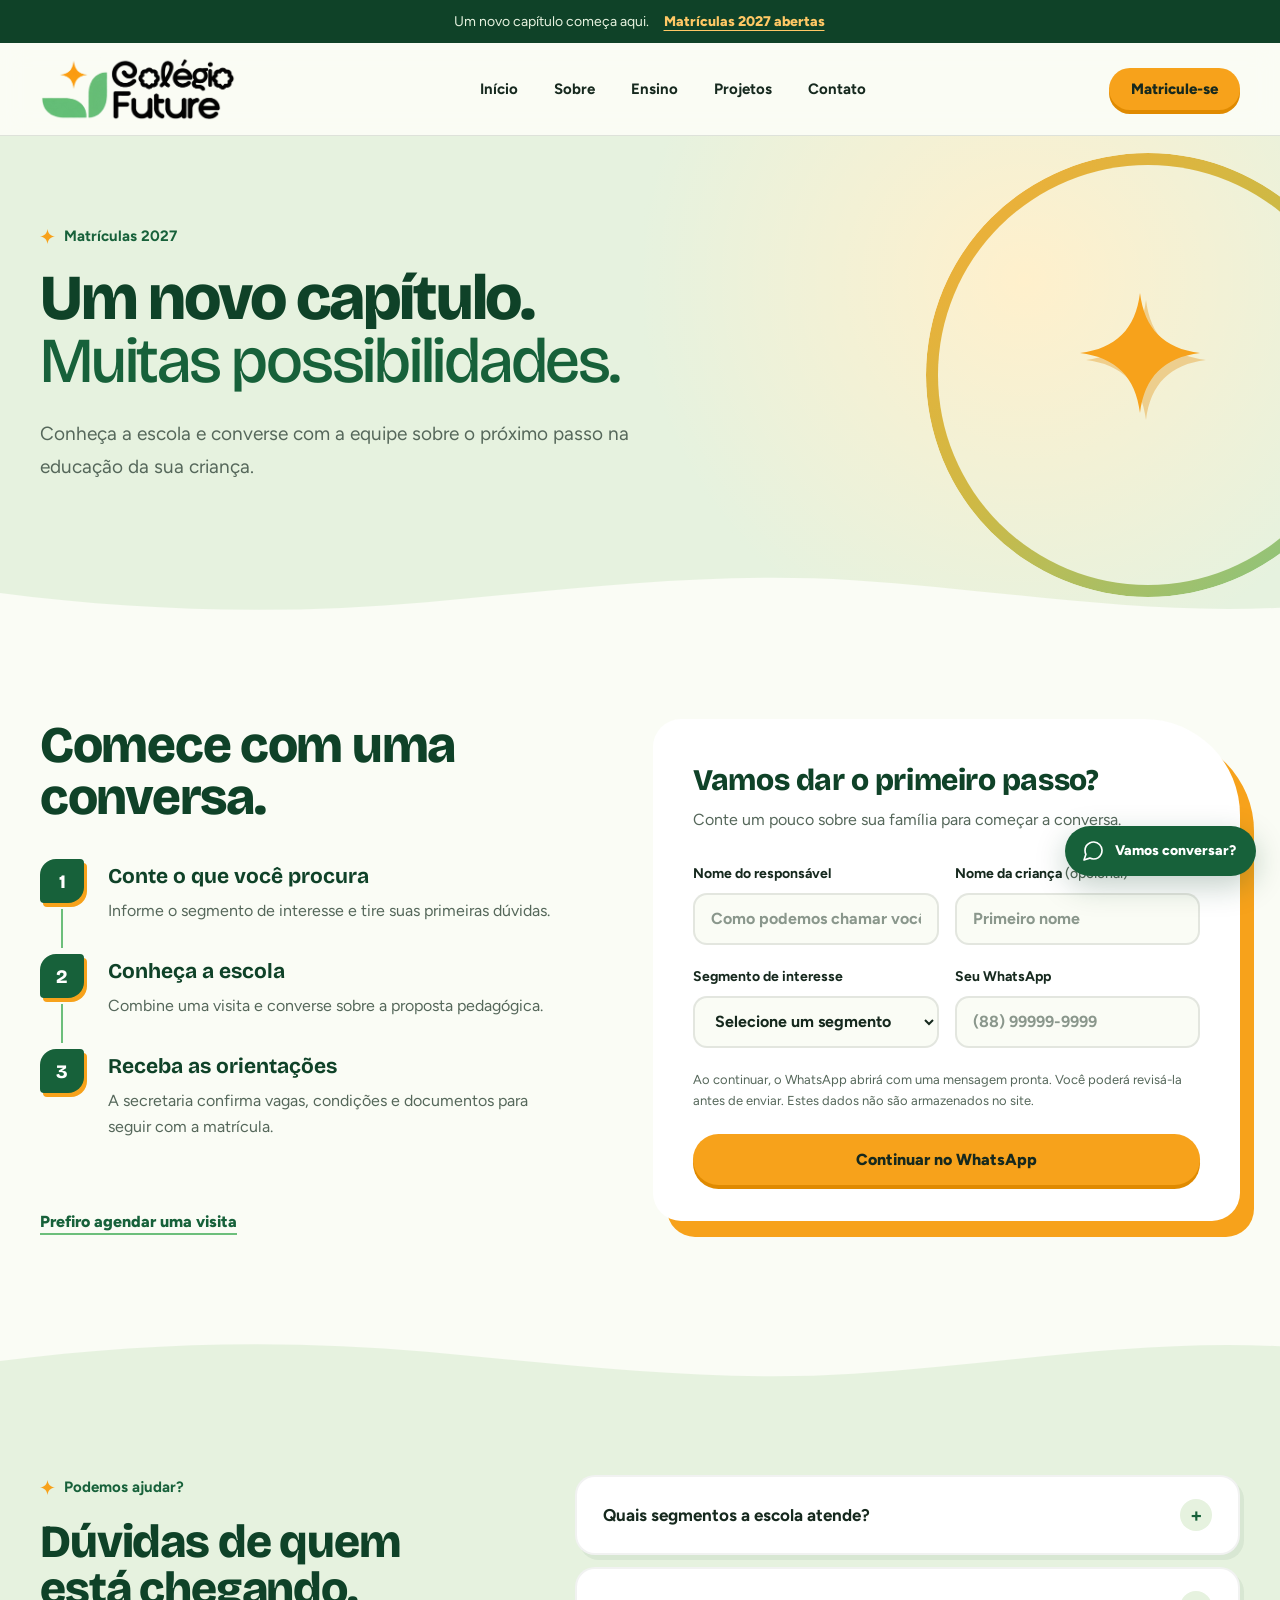
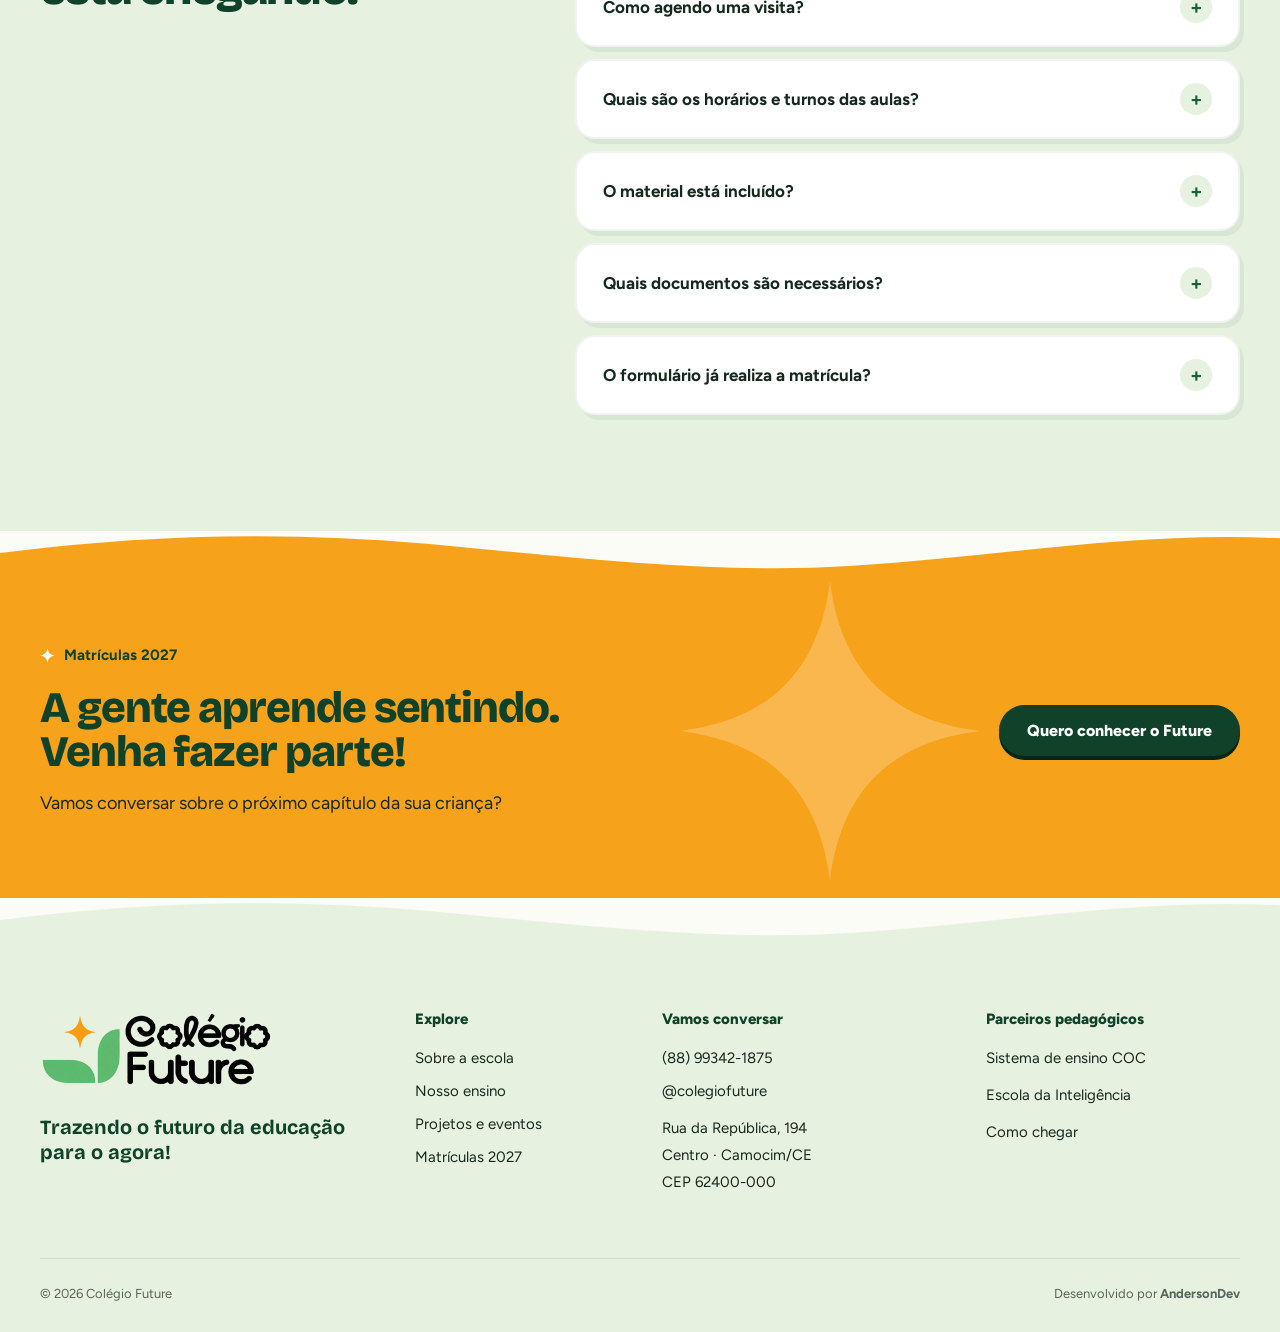
<file: matriculas.html>
<!doctype html><html lang="pt-BR"><head><meta charset="utf-8"><meta name="viewport" content="width=device-width,initial-scale=1"><title>Matrículas 2027 | Colégio Future</title><meta name="description" content="Converse com a secretaria sobre matrículas 2027, agende uma visita e conheça o Colégio Future."><link rel="icon" type="image/png" sizes="48x48" href="assets/favicon-48.png"><link rel="apple-touch-icon" href="assets/apple-touch-icon.png"><link rel="preconnect" href="https://fonts.googleapis.com"><link rel="preconnect" href="https://fonts.gstatic.com" crossorigin><link rel="stylesheet" href="https://fonts.googleapis.com/css2?family=Bricolage+Grotesque:opsz,wght@12..96,500;12..96,700;12..96,800&amp;family=Figtree:wght@400;500;600;700;800&amp;display=swap"><link rel="stylesheet" href="assets/style.css"><meta property="og:type" content="website"><meta property="og:locale" content="pt_BR"><meta property="og:title" content="Matrículas 2027 | Colégio Future"><meta property="og:description" content="Converse com a secretaria sobre matrículas 2027, agende uma visita e conheça o Colégio Future."><meta name="theme-color" content="#0f4228"></head><body><div class="announcement">Um novo capítulo começa aqui. <a href="https://wa.me/5588993421875">Matrículas 2027 abertas</a></div><a class="skip" href="#conteudo">Ir para o conteúdo</a><header><div class="wrap nav"><a class="brand brand-image" href="index.html" aria-label="Colégio Future, página inicial"><img src="assets/logo-colegio-future.png" alt="Colégio Future" width="420" height="137" decoding="async"></a><button class="menu-toggle" aria-expanded="false" aria-controls="navigation" aria-label="Abrir menu">☰</button><nav id="navigation" aria-label="Menu principal"><a href="index.html">Início</a><a href="sobre.html">Sobre</a><a href="ensino.html">Ensino</a><a href="projetos.html">Projetos</a><a href="contato.html">Contato</a></nav><a class="button small" href="matriculas.html">Matricule-se</a></div></header><main id="conteudo"><section class="page-banner"><div class="wrap"><p class="eyebrow">Matrículas 2027</p><h1>Um novo capítulo.<br><em>Muitas possibilidades.</em></h1><p class="lead">Conheça a escola e converse com a equipe sobre o próximo passo na educação da sua criança.</p><span aria-hidden="true"><svg viewBox="0 0 24 24" aria-hidden="true"><path fill="currentColor" d="M12 0c.9 7.2 4.8 11.1 12 12-7.2.9-11.1 4.8-12 12-.9-7.2-4.8-11.1-12-12C7.2 11.1 11.1 7.2 12 0Z"/></svg></span></div></section><section class="section wrap enrollment-layout"><div><h2>Comece com uma conversa.</h2><ol class="steps"><li><b>Conte o que você procura</b><p>Informe o segmento de interesse e tire suas primeiras dúvidas.</p></li><li><b>Conheça a escola</b><p>Combine uma visita e converse sobre a proposta pedagógica.</p></li><li><b>Receba as orientações</b><p>A secretaria confirma vagas, condições e documentos para seguir com a matrícula.</p></li></ol><a class="text-link" href="https://wa.me/5588993421875?text=Ol%C3%A1%21%20Vim%20pelo%20site%20e%20gostaria%20de%20agendar%20uma%20visita%20ao%20Col%C3%A9gio%20Future.">Prefiro agendar uma visita</a></div><form class="enrollment-form"><h3>Vamos dar o primeiro passo?</h3><p>Conte um pouco sobre sua família para começar a conversa.</p><div class="form-grid"><label>Nome do responsável<input name="responsavel" autocomplete="name" maxlength="100" required placeholder="Como podemos chamar você?"></label><label>Nome da criança <span>(opcional)</span><input name="crianca" maxlength="80" placeholder="Primeiro nome"></label><label>Segmento de interesse<select name="serie" required><option value="">Selecione um segmento</option><option>Educação Infantil</option><option>Fundamental · Anos Iniciais</option><option>Fundamental · Anos Finais</option><option>Gostaria de orientação</option></select></label><label>Seu WhatsApp<input name="telefone" type="tel" inputmode="tel" autocomplete="tel" maxlength="20" required pattern="[+0-9() .\-]{10,20}" placeholder="(88) 99999-9999"></label></div><p class="form-note">Ao continuar, o WhatsApp abrirá com uma mensagem pronta. Você poderá revisá-la antes de enviar. Estes dados não são armazenados no site.</p><button class="button" type="submit">Continuar no WhatsApp</button><p class="form-status" role="status" aria-live="polite"></p></form></section><section class="section soft"><div class="wrap faq-layout"><div class="section-heading"><p class="eyebrow">Podemos ajudar?</p><h2>Dúvidas de quem<br>está chegando.</h2></div><div class="faq"><details><summary>Quais segmentos a escola atende?</summary><p>O Colégio Future atende Educação Infantil e Ensino Fundamental. A secretaria pode confirmar a idade de ingresso e as turmas disponíveis.</p></details><details><summary>Como agendo uma visita?</summary><p>Use o link “Prefiro agendar uma visita” para conversar com a secretaria pelo WhatsApp e combinar o melhor dia e horário.</p></details><details><summary>Quais são os horários e turnos das aulas?</summary><p>Consulte a secretaria para confirmar os turnos, horários e a disponibilidade de período integral para a turma desejada.</p></details><details><summary>O material está incluído?</summary><p>A equipe da escola informa os materiais adotados, o que está incluído e as condições para cada segmento.</p></details><details><summary>Quais documentos são necessários?</summary><p>Solicite à secretaria a lista atualizada de documentos e as orientações para a matrícula.</p></details><details><summary>O formulário já realiza a matrícula?</summary><p>Não. O formulário prepara uma mensagem no WhatsApp para iniciar seu atendimento. A matrícula é concluída diretamente com a escola.</p></details></div></div></section><section class="cta"><div class="wrap cta-inner"><div><p class="eyebrow">Matrículas 2027</p><h2>A gente aprende sentindo.<br>Venha fazer parte!</h2><p>Vamos conversar sobre o próximo capítulo da sua criança?</p></div><a class="button cream" href="matriculas.html">Quero conhecer o Future</a><span class="cta-star" aria-hidden="true"><svg viewBox="0 0 24 24" aria-hidden="true"><path fill="currentColor" d="M12 0c.9 7.2 4.8 11.1 12 12-7.2.9-11.1 4.8-12 12-.9-7.2-4.8-11.1-12-12C7.2 11.1 11.1 7.2 12 0Z"/></svg></span></div></section></main><footer><div class="wrap footer-grid"><div><a class="brand brand-image" href="index.html" aria-label="Colégio Future, página inicial"><img src="assets/logo-colegio-future.png" alt="Colégio Future" width="420" height="137" decoding="async"></a><p>Trazendo o futuro da educação<br>para o agora!</p></div><div><h3>Explore</h3><a href="sobre.html">Sobre a escola</a><a href="ensino.html">Nosso ensino</a><a href="projetos.html">Projetos e eventos</a><a href="matriculas.html">Matrículas 2027</a></div><div><h3>Vamos conversar</h3><a href="https://wa.me/5588993421875">(88) 99342-1875</a><a href="https://www.instagram.com/colegiofuture/" target="_blank" rel="noopener">@colegiofuture</a><p>Rua da República, 194<br>Centro · Camocim/CE<br>CEP 62400-000</p></div><div><h3>Parceiros pedagógicos</h3><p>Sistema de ensino COC</p><p>Escola da Inteligência</p><a href="contato.html">Como chegar</a></div></div><div class="wrap footer-bottom"><span>© 2026 Colégio Future</span><span>Desenvolvido por <strong>AndersonDev</strong></span></div></footer><a class="floating-wa" href="https://wa.me/5588993421875" aria-label="Conversar com o Colégio Future pelo WhatsApp"><svg viewBox="0 0 24 24" fill="none" stroke="currentColor" stroke-width="1.65" stroke-linecap="round" stroke-linejoin="round" aria-hidden="true"><path d="M21 11.5a8.4 8.4 0 0 1-.9 3.8 8.5 8.5 0 0 1-7.6 4.7 8.4 8.4 0 0 1-3.8-.9L3 21l1.9-5.7a8.4 8.4 0 0 1-.9-3.8 8.5 8.5 0 0 1 4.7-7.6 8.4 8.4 0 0 1 3.8-.9h.5a8.5 8.5 0 0 1 8 8z"/></svg><span>Vamos conversar?</span></a><dialog id="project-dialog" aria-labelledby="project-title"><button class="dialog-close" aria-label="Fechar detalhes">×</button><p class="eyebrow" id="project-category"></p><h2 id="project-title"></h2><p id="project-description"></p><a class="button" href="https://www.instagram.com/colegiofuture/" target="_blank" rel="noopener">Acompanhe no Instagram</a></dialog><script src="assets/main.js" defer></script></body></html>
</file>
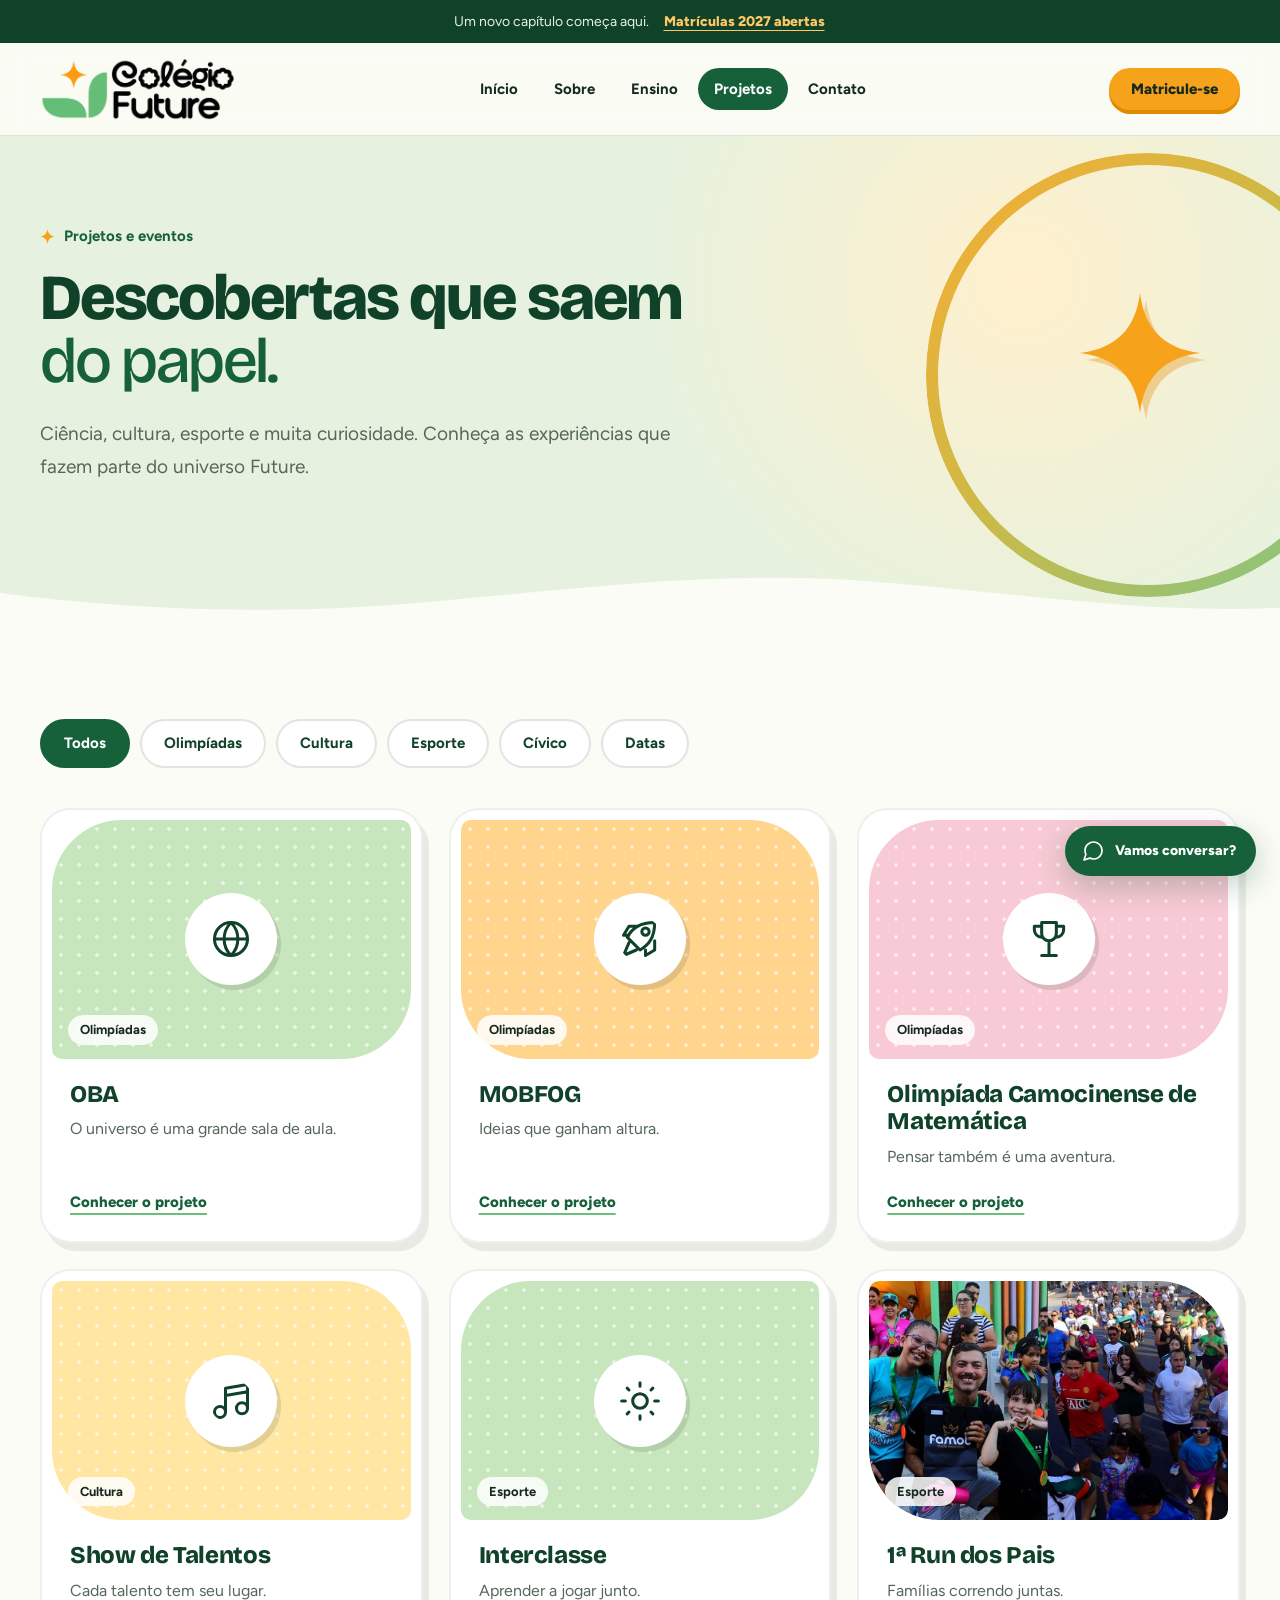
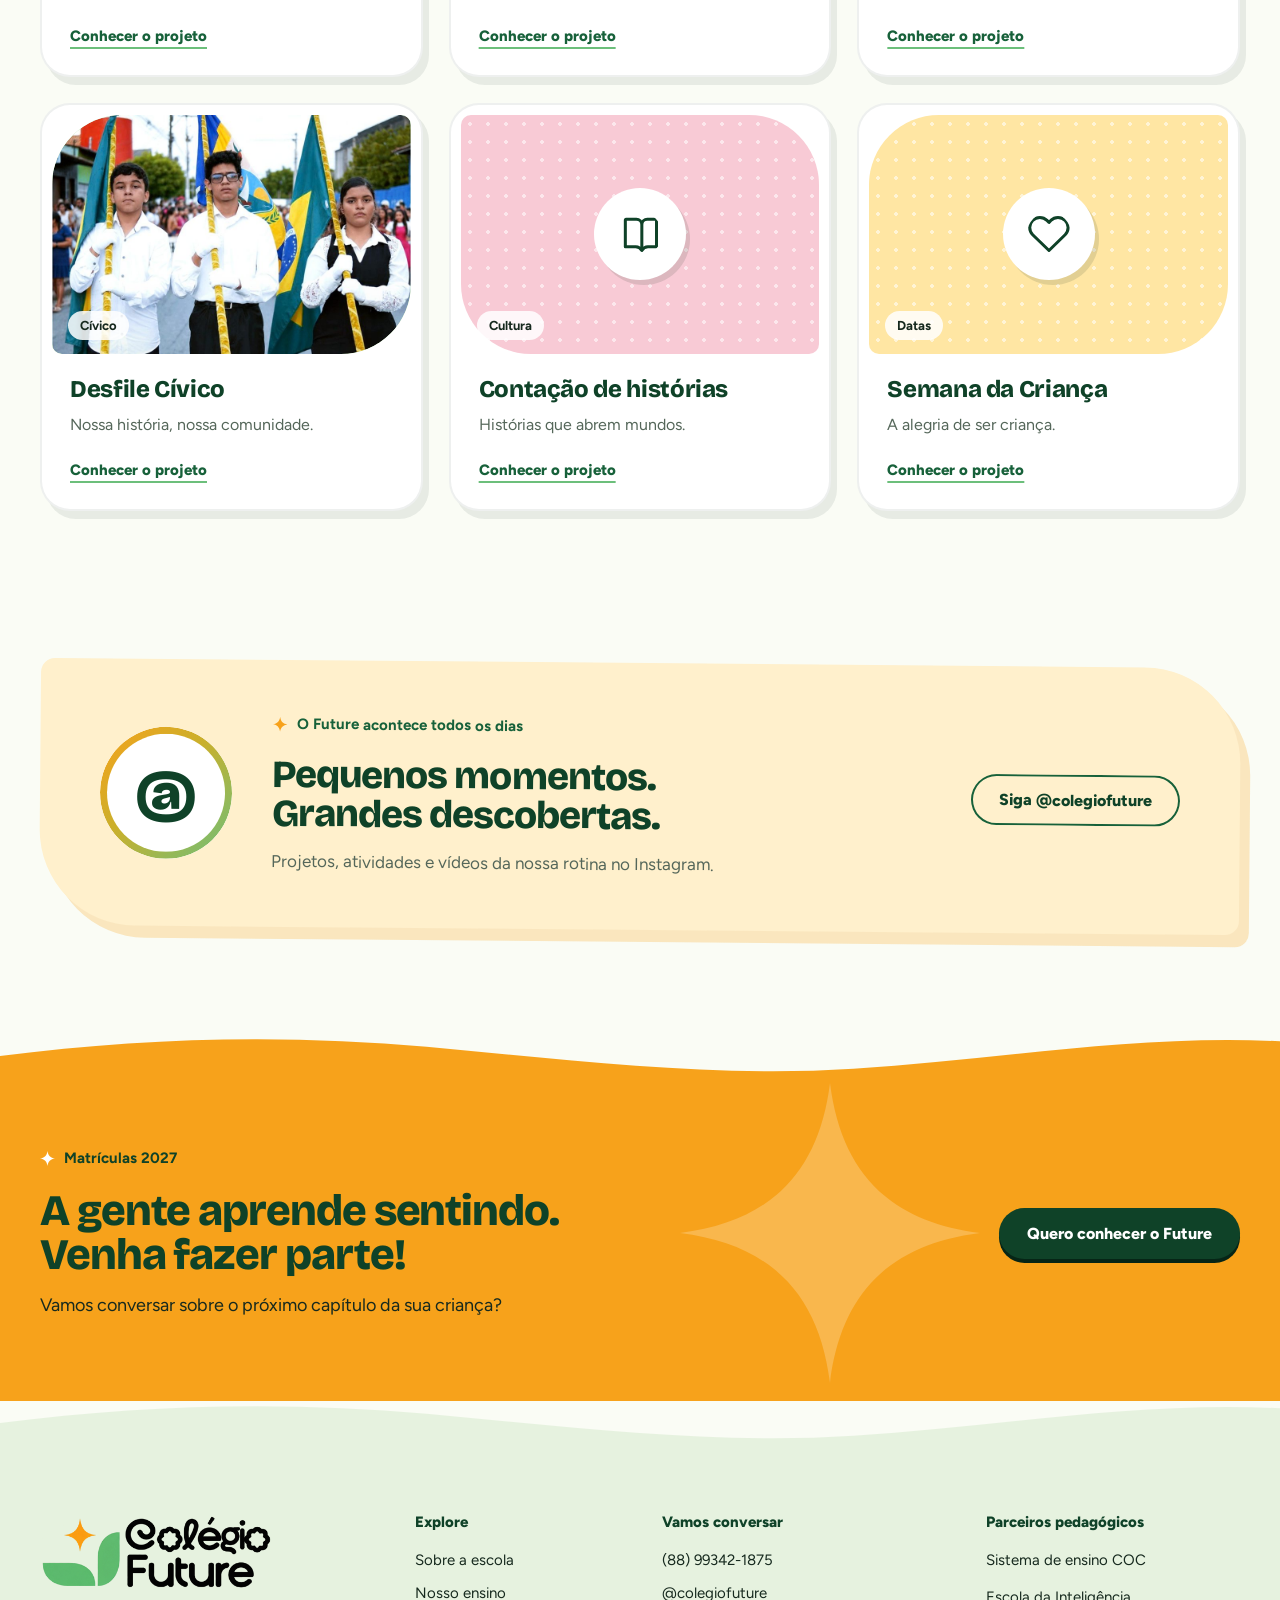
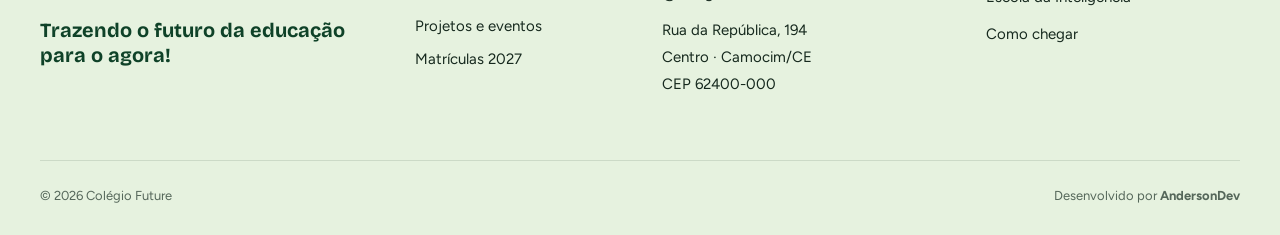
<file: projetos.html>
<!doctype html><html lang="pt-BR"><head><meta charset="utf-8"><meta name="viewport" content="width=device-width,initial-scale=1"><title>Projetos e eventos | Colégio Future</title><meta name="description" content="Conheça projetos de ciência, cultura, esporte e literatura do Colégio Future."><link rel="icon" type="image/png" sizes="48x48" href="assets/favicon-48.png"><link rel="apple-touch-icon" href="assets/apple-touch-icon.png"><link rel="preconnect" href="https://fonts.googleapis.com"><link rel="preconnect" href="https://fonts.gstatic.com" crossorigin><link rel="stylesheet" href="https://fonts.googleapis.com/css2?family=Bricolage+Grotesque:opsz,wght@12..96,500;12..96,700;12..96,800&amp;family=Figtree:wght@400;500;600;700;800&amp;display=swap"><link rel="stylesheet" href="assets/style.css"><meta property="og:type" content="website"><meta property="og:locale" content="pt_BR"><meta property="og:title" content="Projetos e eventos | Colégio Future"><meta property="og:description" content="Conheça projetos de ciência, cultura, esporte e literatura do Colégio Future."><meta name="theme-color" content="#0f4228"></head><body><div class="announcement">Um novo capítulo começa aqui. <a href="https://wa.me/5588993421875">Matrículas 2027 abertas</a></div><a class="skip" href="#conteudo">Ir para o conteúdo</a><header><div class="wrap nav"><a class="brand brand-image" href="index.html" aria-label="Colégio Future, página inicial"><img src="assets/logo-colegio-future.png" alt="Colégio Future" width="420" height="137" decoding="async"></a><button class="menu-toggle" aria-expanded="false" aria-controls="navigation" aria-label="Abrir menu">☰</button><nav id="navigation" aria-label="Menu principal"><a href="index.html">Início</a><a href="sobre.html">Sobre</a><a href="ensino.html">Ensino</a><a href="projetos.html" aria-current="page">Projetos</a><a href="contato.html">Contato</a></nav><a class="button small" href="matriculas.html">Matricule-se</a></div></header><main id="conteudo"><section class="page-banner"><div class="wrap"><p class="eyebrow">Projetos e eventos</p><h1>Descobertas que saem<br><em>do papel.</em></h1><p class="lead">Ciência, cultura, esporte e muita curiosidade. Conheça as experiências que fazem parte do universo Future.</p><span aria-hidden="true"><svg viewBox="0 0 24 24" aria-hidden="true"><path fill="currentColor" d="M12 0c.9 7.2 4.8 11.1 12 12-7.2.9-11.1 4.8-12 12-.9-7.2-4.8-11.1-12-12C7.2 11.1 11.1 7.2 12 0Z"/></svg></span></div></section><section class="section wrap"><div class="filters" role="group" aria-label="Filtrar projetos"><button data-filter="Todos" aria-pressed="true">Todos</button><button data-filter="Olimpíadas" aria-pressed="false">Olimpíadas</button><button data-filter="Cultura" aria-pressed="false">Cultura</button><button data-filter="Esporte" aria-pressed="false">Esporte</button><button data-filter="Cívico" aria-pressed="false">Cívico</button><button data-filter="Datas" aria-pressed="false">Datas</button></div><p class="filter-status sr-only" role="status"></p><div class="project-grid"><article class="project-card" data-category="Olimpíadas"><div class="project-art art-0"><svg viewBox="0 0 24 24" fill="none" stroke="currentColor" stroke-width="1.65" stroke-linecap="round" stroke-linejoin="round" aria-hidden="true"><circle cx="12" cy="12" r="9"/><path d="M3 12h18M12 3c5 5 5 13 0 18-5-5-5-13 0-18Z"/></svg><span>Olimpíadas</span></div><div class="project-content"><h3>OBA</h3><p>O universo é uma grande sala de aula.</p><button class="text-link project-open" data-project="0">Conhecer o projeto</button></div></article><article class="project-card" data-category="Olimpíadas"><div class="project-art art-1"><svg viewBox="0 0 24 24" fill="none" stroke="currentColor" stroke-width="1.65" stroke-linecap="round" stroke-linejoin="round" aria-hidden="true"><path d="M9 15 5 11c3-5 7-8 15-8 0 8-3 12-8 15l-4-4M6 14l-3 7 7-3M6 10H3l3-5h5m4 13v3l5-3v-5"/><circle cx="15" cy="8" r="2"/></svg><span>Olimpíadas</span></div><div class="project-content"><h3>MOBFOG</h3><p>Ideias que ganham altura.</p><button class="text-link project-open" data-project="1">Conhecer o projeto</button></div></article><article class="project-card" data-category="Olimpíadas"><div class="project-art art-2"><svg viewBox="0 0 24 24" fill="none" stroke="currentColor" stroke-width="1.65" stroke-linecap="round" stroke-linejoin="round" aria-hidden="true"><path d="M8 3h8v6a4 4 0 0 1-8 0V3ZM8 5H4v2a4 4 0 0 0 4 4m8-6h4v2a4 4 0 0 1-4 4M12 13v7m-4 1h8"/></svg><span>Olimpíadas</span></div><div class="project-content"><h3>Olimpíada Camocinense de Matemática</h3><p>Pensar também é uma aventura.</p><button class="text-link project-open" data-project="2">Conhecer o projeto</button></div></article><article class="project-card" data-category="Cultura"><div class="project-art art-3"><svg viewBox="0 0 24 24" fill="none" stroke="currentColor" stroke-width="1.65" stroke-linecap="round" stroke-linejoin="round" aria-hidden="true"><path d="M9 18V5l12-2v13M9 9l12-2"/><circle cx="6" cy="18" r="3"/><circle cx="18" cy="16" r="3"/></svg><span>Cultura</span></div><div class="project-content"><h3>Show de Talentos</h3><p>Cada talento tem seu lugar.</p><button class="text-link project-open" data-project="3">Conhecer o projeto</button></div></article><article class="project-card" data-category="Esporte"><div class="project-art art-0"><svg viewBox="0 0 24 24" fill="none" stroke="currentColor" stroke-width="1.65" stroke-linecap="round" stroke-linejoin="round" aria-hidden="true"><circle cx="12" cy="12" r="4"/><path d="M12 2v2m0 16v2M2 12h2m16 0h2M5 5l1 1m12 12 1 1M5 19l1-1M18 6l1-1"/></svg><span>Esporte</span></div><div class="project-content"><h3>Interclasse</h3><p>Aprender a jogar junto.</p><button class="text-link project-open" data-project="4">Conhecer o projeto</button></div></article><article class="project-card" data-category="Esporte"><div class="project-art art-3 has-photo"><img src="assets/fotos/projeto-run-dos-pais.jpg" alt="Famílias e estudantes na largada e na chegada da 1ª Run dos Pais" width="900" height="600" loading="lazy" decoding="async"><span>Esporte</span></div><div class="project-content"><h3>1ª Run dos Pais</h3><p>Famílias correndo juntas.</p><button class="text-link project-open" data-project="8">Conhecer o projeto</button></div></article><article class="project-card" data-category="Cívico"><div class="project-art art-1 has-photo"><img src="assets/fotos/projeto-desfile-civico.jpg" alt="Estudantes do Colégio Future carregando bandeiras no desfile cívico" width="900" height="600" loading="lazy" decoding="async"><span>Cívico</span></div><div class="project-content"><h3>Desfile Cívico</h3><p>Nossa história, nossa comunidade.</p><button class="text-link project-open" data-project="5">Conhecer o projeto</button></div></article><article class="project-card" data-category="Cultura"><div class="project-art art-2"><svg viewBox="0 0 24 24" fill="none" stroke="currentColor" stroke-width="1.65" stroke-linecap="round" stroke-linejoin="round" aria-hidden="true"><path d="M4 4h6a3 3 0 0 1 3 3v14a4 4 0 0 0-4-2H4zM13 7a3 3 0 0 1 3-3h5v15h-4a4 4 0 0 0-4 2"/></svg><span>Cultura</span></div><div class="project-content"><h3>Contação de histórias</h3><p>Histórias que abrem mundos.</p><button class="text-link project-open" data-project="6">Conhecer o projeto</button></div></article><article class="project-card" data-category="Datas"><div class="project-art art-3"><svg viewBox="0 0 24 24" fill="none" stroke="currentColor" stroke-width="1.65" stroke-linecap="round" stroke-linejoin="round" aria-hidden="true"><path d="M20.8 4.6a5.5 5.5 0 0 0-7.8 0L12 5.7l-1.1-1.1a5.5 5.5 0 0 0-7.8 7.8L12 21l8.8-8.6a5.5 5.5 0 0 0 0-7.8Z"/></svg><span>Datas</span></div><div class="project-content"><h3>Semana da Criança</h3><p>A alegria de ser criança.</p><button class="text-link project-open" data-project="7">Conhecer o projeto</button></div></article></div></section><section class="instagram-section wrap"><span class="insta-mark" aria-hidden="true">@</span><div><p class="eyebrow">O Future acontece todos os dias</p><h2>Pequenos momentos.<br>Grandes descobertas.</h2><p>Projetos, atividades e vídeos da nossa rotina no Instagram.</p></div><a class="button outline" href="https://www.instagram.com/colegiofuture/" target="_blank" rel="noopener">Siga @colegiofuture</a></section><section class="cta"><div class="wrap cta-inner"><div><p class="eyebrow">Matrículas 2027</p><h2>A gente aprende sentindo.<br>Venha fazer parte!</h2><p>Vamos conversar sobre o próximo capítulo da sua criança?</p></div><a class="button cream" href="matriculas.html">Quero conhecer o Future</a><span class="cta-star" aria-hidden="true"><svg viewBox="0 0 24 24" aria-hidden="true"><path fill="currentColor" d="M12 0c.9 7.2 4.8 11.1 12 12-7.2.9-11.1 4.8-12 12-.9-7.2-4.8-11.1-12-12C7.2 11.1 11.1 7.2 12 0Z"/></svg></span></div></section></main><footer><div class="wrap footer-grid"><div><a class="brand brand-image" href="index.html" aria-label="Colégio Future, página inicial"><img src="assets/logo-colegio-future.png" alt="Colégio Future" width="420" height="137" decoding="async"></a><p>Trazendo o futuro da educação<br>para o agora!</p></div><div><h3>Explore</h3><a href="sobre.html">Sobre a escola</a><a href="ensino.html">Nosso ensino</a><a href="projetos.html">Projetos e eventos</a><a href="matriculas.html">Matrículas 2027</a></div><div><h3>Vamos conversar</h3><a href="https://wa.me/5588993421875">(88) 99342-1875</a><a href="https://www.instagram.com/colegiofuture/" target="_blank" rel="noopener">@colegiofuture</a><p>Rua da República, 194<br>Centro · Camocim/CE<br>CEP 62400-000</p></div><div><h3>Parceiros pedagógicos</h3><p>Sistema de ensino COC</p><p>Escola da Inteligência</p><a href="contato.html">Como chegar</a></div></div><div class="wrap footer-bottom"><span>© 2026 Colégio Future</span><span>Desenvolvido por <strong>AndersonDev</strong></span></div></footer><a class="floating-wa" href="https://wa.me/5588993421875" aria-label="Conversar com o Colégio Future pelo WhatsApp"><svg viewBox="0 0 24 24" fill="none" stroke="currentColor" stroke-width="1.65" stroke-linecap="round" stroke-linejoin="round" aria-hidden="true"><path d="M21 11.5a8.4 8.4 0 0 1-.9 3.8 8.5 8.5 0 0 1-7.6 4.7 8.4 8.4 0 0 1-3.8-.9L3 21l1.9-5.7a8.4 8.4 0 0 1-.9-3.8 8.5 8.5 0 0 1 4.7-7.6 8.4 8.4 0 0 1 3.8-.9h.5a8.5 8.5 0 0 1 8 8z"/></svg><span>Vamos conversar?</span></a><dialog id="project-dialog" aria-labelledby="project-title"><button class="dialog-close" aria-label="Fechar detalhes">×</button><p class="eyebrow" id="project-category"></p><h2 id="project-title"></h2><p id="project-description"></p><a class="button" href="https://www.instagram.com/colegiofuture/" target="_blank" rel="noopener">Acompanhe no Instagram</a></dialog><script src="assets/main.js" defer></script></body></html>
</file>
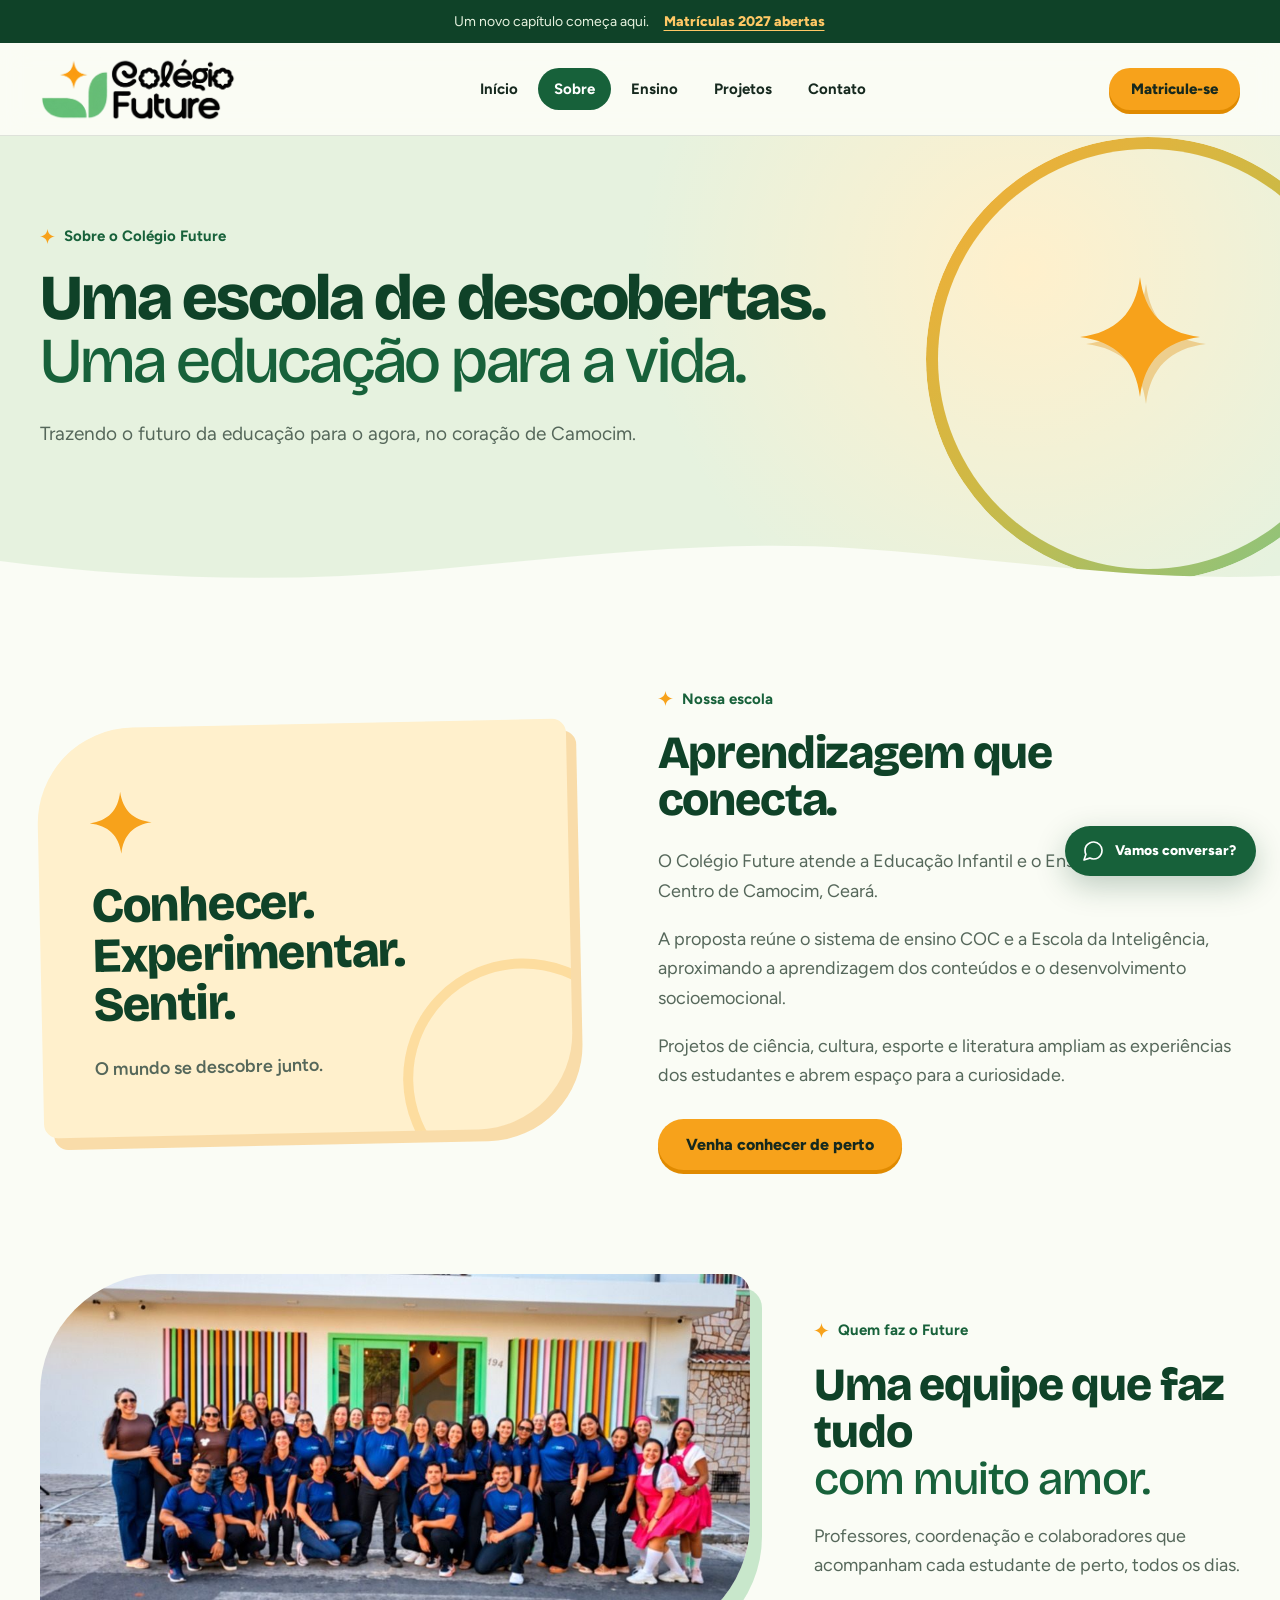
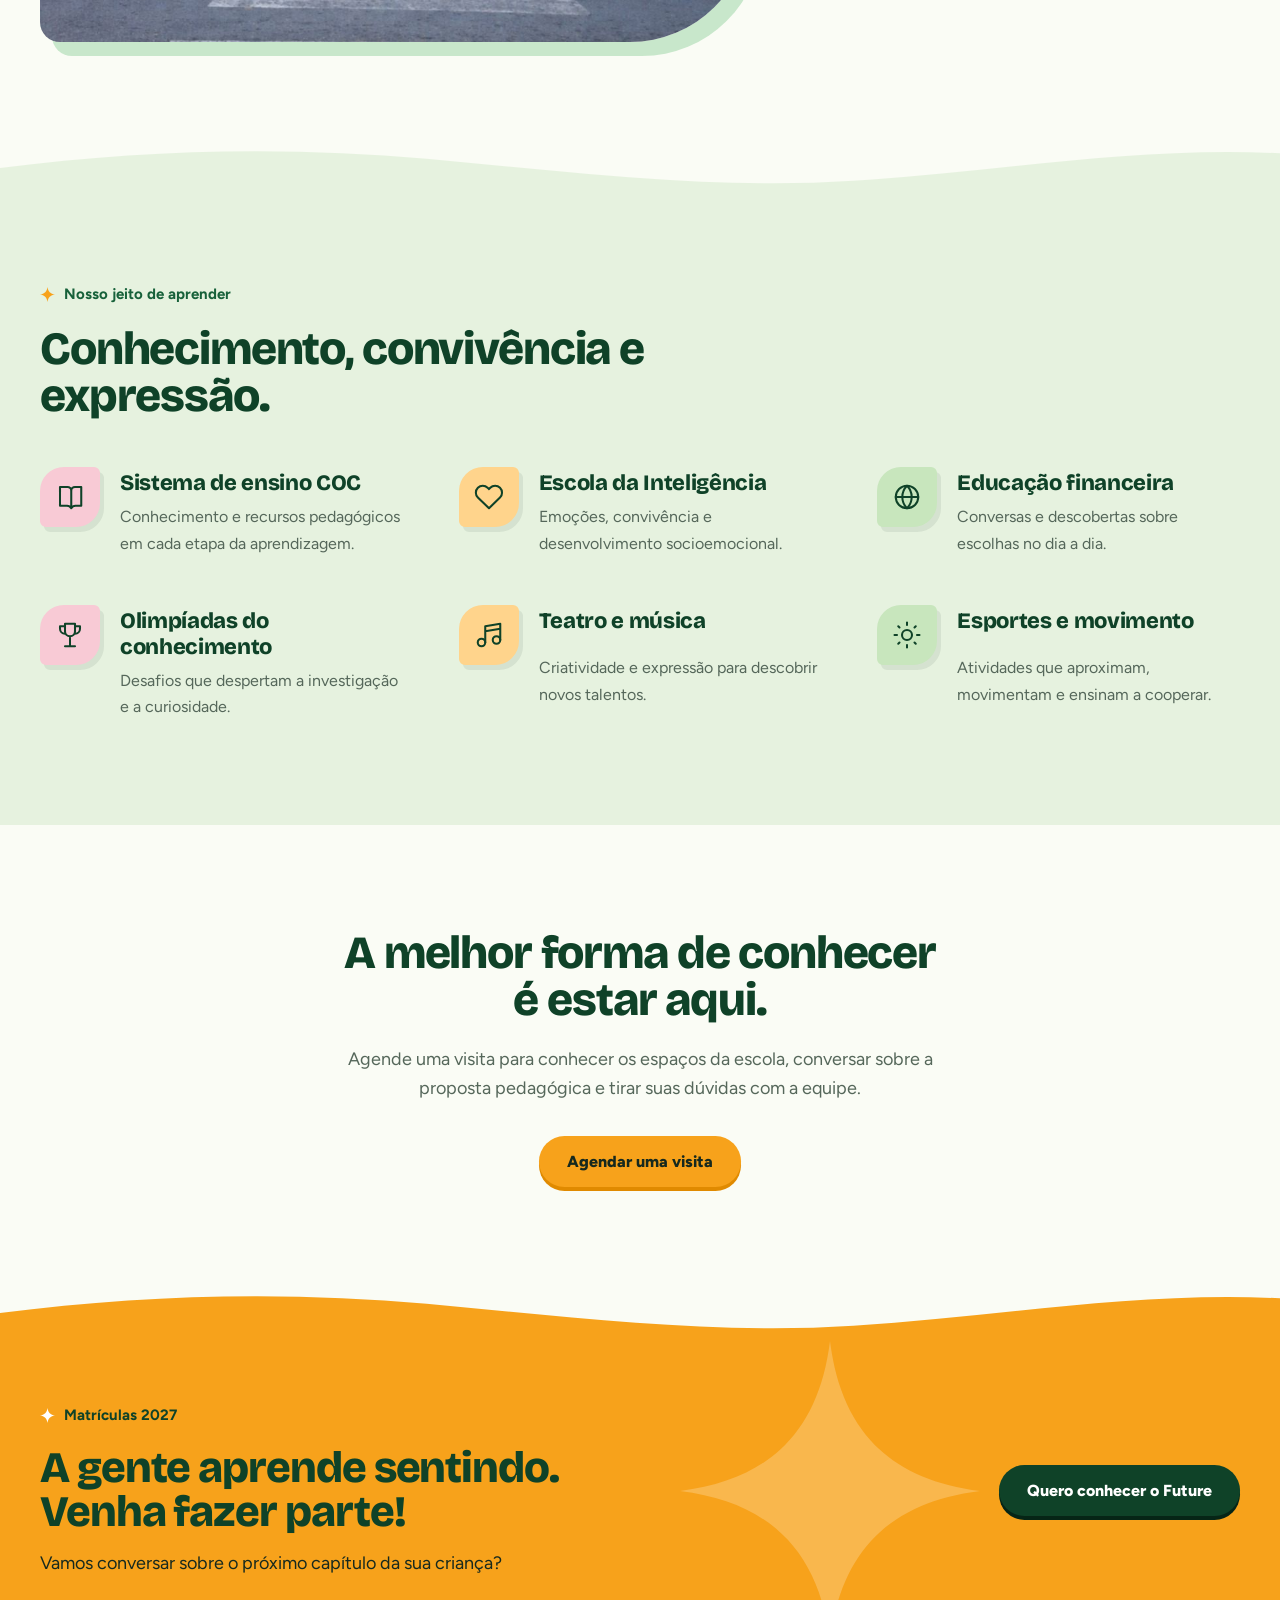
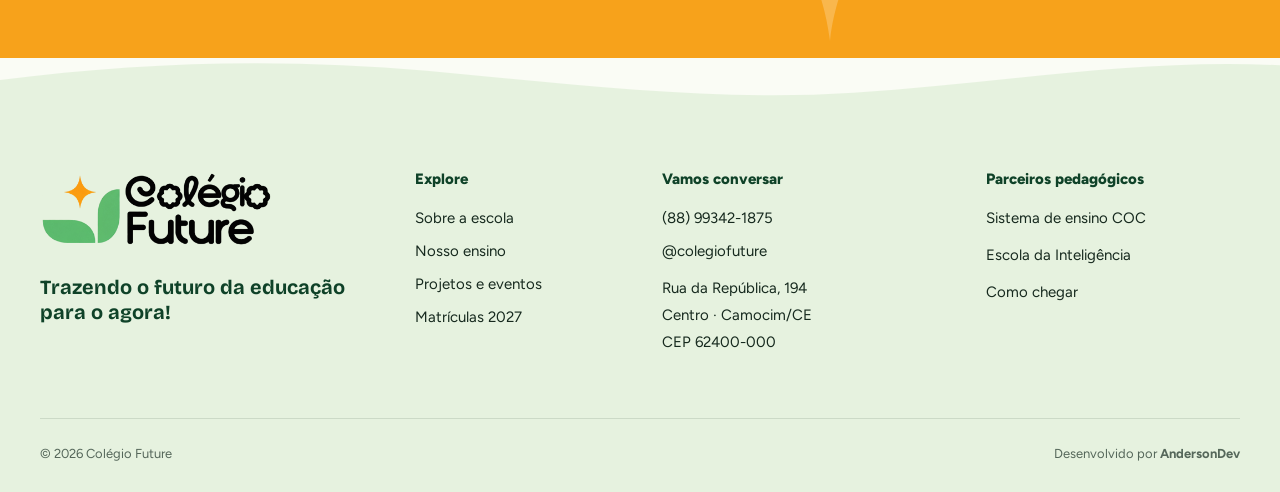
<file: sobre.html>
<!doctype html><html lang="pt-BR"><head><meta charset="utf-8"><meta name="viewport" content="width=device-width,initial-scale=1"><title>Sobre a escola | Colégio Future</title><meta name="description" content="Conheça o Colégio Future, escola em Camocim com sistema COC e Escola da Inteligência."><link rel="icon" type="image/png" sizes="48x48" href="assets/favicon-48.png"><link rel="apple-touch-icon" href="assets/apple-touch-icon.png"><link rel="preconnect" href="https://fonts.googleapis.com"><link rel="preconnect" href="https://fonts.gstatic.com" crossorigin><link rel="stylesheet" href="https://fonts.googleapis.com/css2?family=Bricolage+Grotesque:opsz,wght@12..96,500;12..96,700;12..96,800&amp;family=Figtree:wght@400;500;600;700;800&amp;display=swap"><link rel="stylesheet" href="assets/style.css"><meta property="og:type" content="website"><meta property="og:locale" content="pt_BR"><meta property="og:title" content="Sobre a escola | Colégio Future"><meta property="og:description" content="Conheça o Colégio Future, escola em Camocim com sistema COC e Escola da Inteligência."><meta name="theme-color" content="#0f4228"></head><body><div class="announcement">Um novo capítulo começa aqui. <a href="https://wa.me/5588993421875">Matrículas 2027 abertas</a></div><a class="skip" href="#conteudo">Ir para o conteúdo</a><header><div class="wrap nav"><a class="brand brand-image" href="index.html" aria-label="Colégio Future, página inicial"><img src="assets/logo-colegio-future.png" alt="Colégio Future" width="420" height="137" decoding="async"></a><button class="menu-toggle" aria-expanded="false" aria-controls="navigation" aria-label="Abrir menu">☰</button><nav id="navigation" aria-label="Menu principal"><a href="index.html">Início</a><a href="sobre.html" aria-current="page">Sobre</a><a href="ensino.html">Ensino</a><a href="projetos.html">Projetos</a><a href="contato.html">Contato</a></nav><a class="button small" href="matriculas.html">Matricule-se</a></div></header><main id="conteudo"><section class="page-banner"><div class="wrap"><p class="eyebrow">Sobre o Colégio Future</p><h1>Uma escola de descobertas.<br><em>Uma educação para a vida.</em></h1><p class="lead">Trazendo o futuro da educação para o agora, no coração de Camocim.</p><span aria-hidden="true"><svg viewBox="0 0 24 24" aria-hidden="true"><path fill="currentColor" d="M12 0c.9 7.2 4.8 11.1 12 12-7.2.9-11.1 4.8-12 12-.9-7.2-4.8-11.1-12-12C7.2 11.1 11.1 7.2 12 0Z"/></svg></span></div></section><section class="section wrap about-intro"><div class="manifesto"><span aria-hidden="true"><svg viewBox="0 0 24 24" aria-hidden="true"><path fill="currentColor" d="M12 0c.9 7.2 4.8 11.1 12 12-7.2.9-11.1 4.8-12 12-.9-7.2-4.8-11.1-12-12C7.2 11.1 11.1 7.2 12 0Z"/></svg></span><h2>Conhecer.<br>Experimentar.<br>Sentir.</h2><p>O mundo se descobre junto.</p></div><div><p class="eyebrow">Nossa escola</p><h2>Aprendizagem que conecta.</h2><p>O Colégio Future atende a Educação Infantil e o Ensino Fundamental no Centro de Camocim, Ceará.</p><p>A proposta reúne o sistema de ensino COC e a Escola da Inteligência, aproximando a aprendizagem dos conteúdos e o desenvolvimento socioemocional.</p><p>Projetos de ciência, cultura, esporte e literatura ampliam as experiências dos estudantes e abrem espaço para a curiosidade.</p><a class="button" href="https://wa.me/5588993421875?text=Ol%C3%A1%21%20Vim%20pelo%20site%20e%20gostaria%20de%20agendar%20uma%20visita%20ao%20Col%C3%A9gio%20Future.">Venha conhecer de perto</a></div></section><section class="section wrap team"><figure class="team-photo"><img src="assets/fotos/equipe.jpg" alt="Equipe do Colégio Future reunida em frente à escola, na Rua da República" width="1080" height="560" loading="lazy" decoding="async"></figure><div><p class="eyebrow">Quem faz o Future</p><h2>Uma equipe que faz tudo<br><em>com muito amor.</em></h2><p>Professores, coordenação e colaboradores que acompanham cada estudante de perto, todos os dias.</p></div></section><section class="section soft"><div class="wrap"><div class="section-heading"><p class="eyebrow">Nosso jeito de aprender</p><h2>Conhecimento, convivência e expressão.</h2></div><div class="feature-grid"><article><svg viewBox="0 0 24 24" fill="none" stroke="currentColor" stroke-width="1.65" stroke-linecap="round" stroke-linejoin="round" aria-hidden="true"><path d="M4 4h6a3 3 0 0 1 3 3v14a4 4 0 0 0-4-2H4zM13 7a3 3 0 0 1 3-3h5v15h-4a4 4 0 0 0-4 2"/></svg><h3>Sistema de ensino COC</h3><p>Conhecimento e recursos pedagógicos em cada etapa da aprendizagem.</p></article><article><svg viewBox="0 0 24 24" fill="none" stroke="currentColor" stroke-width="1.65" stroke-linecap="round" stroke-linejoin="round" aria-hidden="true"><path d="M20.8 4.6a5.5 5.5 0 0 0-7.8 0L12 5.7l-1.1-1.1a5.5 5.5 0 0 0-7.8 7.8L12 21l8.8-8.6a5.5 5.5 0 0 0 0-7.8Z"/></svg><h3>Escola da Inteligência</h3><p>Emoções, convivência e desenvolvimento socioemocional.</p></article><article><svg viewBox="0 0 24 24" fill="none" stroke="currentColor" stroke-width="1.65" stroke-linecap="round" stroke-linejoin="round" aria-hidden="true"><circle cx="12" cy="12" r="9"/><path d="M3 12h18M12 3c5 5 5 13 0 18-5-5-5-13 0-18Z"/></svg><h3>Educação financeira</h3><p>Conversas e descobertas sobre escolhas no dia a dia.</p></article><article><svg viewBox="0 0 24 24" fill="none" stroke="currentColor" stroke-width="1.65" stroke-linecap="round" stroke-linejoin="round" aria-hidden="true"><path d="M8 3h8v6a4 4 0 0 1-8 0V3ZM8 5H4v2a4 4 0 0 0 4 4m8-6h4v2a4 4 0 0 1-4 4M12 13v7m-4 1h8"/></svg><h3>Olimpíadas do conhecimento</h3><p>Desafios que despertam a investigação e a curiosidade.</p></article><article><svg viewBox="0 0 24 24" fill="none" stroke="currentColor" stroke-width="1.65" stroke-linecap="round" stroke-linejoin="round" aria-hidden="true"><path d="M9 18V5l12-2v13M9 9l12-2"/><circle cx="6" cy="18" r="3"/><circle cx="18" cy="16" r="3"/></svg><h3>Teatro e música</h3><p>Criatividade e expressão para descobrir novos talentos.</p></article><article><svg viewBox="0 0 24 24" fill="none" stroke="currentColor" stroke-width="1.65" stroke-linecap="round" stroke-linejoin="round" aria-hidden="true"><circle cx="12" cy="12" r="4"/><path d="M12 2v2m0 16v2M2 12h2m16 0h2M5 5l1 1m12 12 1 1M5 19l1-1M18 6l1-1"/></svg><h3>Esportes e movimento</h3><p>Atividades que aproximam, movimentam e ensinam a cooperar.</p></article></div></div></section><section class="section wrap visit-section"><h2>A melhor forma de conhecer<br>é estar aqui.</h2><p>Agende uma visita para conhecer os espaços da escola, conversar sobre a proposta pedagógica e tirar suas dúvidas com a equipe.</p><a class="button" href="https://wa.me/5588993421875?text=Ol%C3%A1%21%20Vim%20pelo%20site%20e%20gostaria%20de%20agendar%20uma%20visita%20ao%20Col%C3%A9gio%20Future.">Agendar uma visita</a></section><section class="cta"><div class="wrap cta-inner"><div><p class="eyebrow">Matrículas 2027</p><h2>A gente aprende sentindo.<br>Venha fazer parte!</h2><p>Vamos conversar sobre o próximo capítulo da sua criança?</p></div><a class="button cream" href="matriculas.html">Quero conhecer o Future</a><span class="cta-star" aria-hidden="true"><svg viewBox="0 0 24 24" aria-hidden="true"><path fill="currentColor" d="M12 0c.9 7.2 4.8 11.1 12 12-7.2.9-11.1 4.8-12 12-.9-7.2-4.8-11.1-12-12C7.2 11.1 11.1 7.2 12 0Z"/></svg></span></div></section></main><footer><div class="wrap footer-grid"><div><a class="brand brand-image" href="index.html" aria-label="Colégio Future, página inicial"><img src="assets/logo-colegio-future.png" alt="Colégio Future" width="420" height="137" decoding="async"></a><p>Trazendo o futuro da educação<br>para o agora!</p></div><div><h3>Explore</h3><a href="sobre.html">Sobre a escola</a><a href="ensino.html">Nosso ensino</a><a href="projetos.html">Projetos e eventos</a><a href="matriculas.html">Matrículas 2027</a></div><div><h3>Vamos conversar</h3><a href="https://wa.me/5588993421875">(88) 99342-1875</a><a href="https://www.instagram.com/colegiofuture/" target="_blank" rel="noopener">@colegiofuture</a><p>Rua da República, 194<br>Centro · Camocim/CE<br>CEP 62400-000</p></div><div><h3>Parceiros pedagógicos</h3><p>Sistema de ensino COC</p><p>Escola da Inteligência</p><a href="contato.html">Como chegar</a></div></div><div class="wrap footer-bottom"><span>© 2026 Colégio Future</span><span>Desenvolvido por <strong>AndersonDev</strong></span></div></footer><a class="floating-wa" href="https://wa.me/5588993421875" aria-label="Conversar com o Colégio Future pelo WhatsApp"><svg viewBox="0 0 24 24" fill="none" stroke="currentColor" stroke-width="1.65" stroke-linecap="round" stroke-linejoin="round" aria-hidden="true"><path d="M21 11.5a8.4 8.4 0 0 1-.9 3.8 8.5 8.5 0 0 1-7.6 4.7 8.4 8.4 0 0 1-3.8-.9L3 21l1.9-5.7a8.4 8.4 0 0 1-.9-3.8 8.5 8.5 0 0 1 4.7-7.6 8.4 8.4 0 0 1 3.8-.9h.5a8.5 8.5 0 0 1 8 8z"/></svg><span>Vamos conversar?</span></a><dialog id="project-dialog" aria-labelledby="project-title"><button class="dialog-close" aria-label="Fechar detalhes">×</button><p class="eyebrow" id="project-category"></p><h2 id="project-title"></h2><p id="project-description"></p><a class="button" href="https://www.instagram.com/colegiofuture/" target="_blank" rel="noopener">Acompanhe no Instagram</a></dialog><script src="assets/main.js" defer></script></body></html>
</file>
<file: assets/style.css>
:root{
  --paper:#fafcf5;
  --ink:#16291e;
  --muted:#55675a;
  --forest:#17613a;
  --forest-deep:#0f4228;
  --leaf:#6cbf7b;
  --leaf-pale:#e6f2df;
  --star:#f7a21b;
  --star-deep:#e08a00;
  --sun-pale:#fff0cc;
  --pink:#f8cad5;
  --line:#16291e1f;
  --ring:linear-gradient(135deg,#f7a21b 0%,#c9b02c 45%,#6cbf7b 100%);
  --leaf-shape:96px 14px 96px 14px;
  --leaf-shape-flip:14px 96px 14px 96px;
  --display:'Bricolage Grotesque',system-ui,sans-serif;
  --body:'Figtree',system-ui,sans-serif;
}

*{box-sizing:border-box}
html{scroll-behavior:smooth;scroll-padding-top:110px}
body{margin:0;background:var(--paper);color:var(--ink);font-family:var(--body);font-size:17px;line-height:1.65;-webkit-font-smoothing:antialiased}
a{color:inherit;text-decoration:none}
button,input,select,textarea{font:inherit}
button,a,input,select,summary{touch-action:manipulation}
a:focus-visible,button:focus-visible,input:focus-visible,select:focus-visible,summary:focus-visible{outline:3px solid var(--star);outline-offset:4px;border-radius:6px}
img{max-width:100%;display:block}
button{cursor:pointer}
p{margin:0 0 1em}
.wrap{width:min(1200px,calc(100% - 80px));margin-inline:auto}
.skip{position:fixed;top:-100px;left:20px;padding:12px 20px;background:#fff;z-index:100;border-radius:10px}
.skip:focus{top:10px}
.sr-only{position:absolute;width:1px;height:1px;padding:0;overflow:hidden;clip:rect(0,0,0,0);white-space:nowrap;border:0}

/* Tipografia */
h1,h2,h3{font-family:var(--display);color:var(--forest-deep);margin:0;font-weight:800;line-height:1.02;letter-spacing:-.025em}
h1{font-size:clamp(44px,5.4vw,78px);letter-spacing:-.035em;line-height:.98}
h2{font-size:clamp(32px,3.6vw,52px)}
h3{font-size:24px;line-height:1.15;letter-spacing:-.015em}
h1 em,h2 em{font-style:normal;color:var(--forest);font-weight:500}
.eyebrow{display:flex;align-items:center;gap:9px;font-size:15px;font-weight:700;color:var(--forest);margin:0 0 18px}
.eyebrow::before{content:"";flex:none;width:15px;height:15px;background:var(--star);-webkit-mask:url("data:image/svg+xml,%3Csvg xmlns='http://www.w3.org/2000/svg' viewBox='0 0 24 24'%3E%3Cpath d='M12 0c.9 7.2 4.8 11.1 12 12-7.2.9-11.1 4.8-12 12-.9-7.2-4.8-11.1-12-12C7.2 11.1 11.1 7.2 12 0Z'/%3E%3C/svg%3E") center/contain no-repeat;mask:url("data:image/svg+xml,%3Csvg xmlns='http://www.w3.org/2000/svg' viewBox='0 0 24 24'%3E%3Cpath d='M12 0c.9 7.2 4.8 11.1 12 12-7.2.9-11.1 4.8-12 12-.9-7.2-4.8-11.1-12-12C7.2 11.1 11.1 7.2 12 0Z'/%3E%3C/svg%3E") center/contain no-repeat}
.lead{font-size:19px;line-height:1.7;color:var(--muted);max-width:34em;margin:26px 0 32px}

/* Botões e links */
.button{display:inline-flex;align-items:center;justify-content:center;gap:10px;border:0;border-radius:999px;background:var(--star);color:var(--ink);padding:16px 28px;font-weight:800;font-size:16px;line-height:1.2;box-shadow:0 4px 0 var(--star-deep);transition:transform .15s,box-shadow .15s,background .15s}
.button:hover{background:#ffb13a;transform:translateY(-2px);box-shadow:0 6px 0 var(--star-deep)}
.button:active{transform:translateY(2px);box-shadow:0 2px 0 var(--star-deep)}
.button.small{padding:12px 22px;font-size:15px}
.button.outline{background:transparent;color:var(--forest-deep);box-shadow:inset 0 0 0 2px var(--forest)}
.button.outline:hover{background:var(--forest);color:#fff}
.button.cream{background:var(--forest-deep);color:#fff;box-shadow:0 4px 0 #062516;white-space:nowrap}
.button.cream:hover{background:var(--forest)}
.text-link{display:inline-block;font-size:16px;font-weight:800;color:var(--forest);text-decoration:underline;text-decoration-color:var(--leaf);text-decoration-thickness:2px;text-underline-offset:6px;transition:text-decoration-color .15s,color .15s}
.text-link:hover{color:var(--forest-deep);text-decoration-color:var(--star)}
button.text-link{background:none;border:0;padding:0}

/* Aviso e cabeçalho */
.announcement{background:var(--forest-deep);color:#e6f2df;text-align:center;font-size:14px;padding:10px 20px}
.announcement a{display:inline-block;padding:6px 2px;margin:-6px 0 -6px 10px;font-weight:800;color:#ffc865;text-decoration:underline;text-underline-offset:4px}
header{position:sticky;top:0;z-index:20;background:#fafcf5e8;backdrop-filter:blur(14px);-webkit-backdrop-filter:blur(14px);border-bottom:1px solid var(--line)}
.nav{display:flex;align-items:center;justify-content:space-between;gap:24px;min-height:92px}
.brand.brand-image{display:inline-flex;flex-shrink:0;line-height:0}
.brand-image img{width:auto;height:64px;max-width:none}
nav{display:flex;gap:4px;font-size:15px;font-weight:700}
nav a{padding:9px 16px;border-radius:999px;transition:background .15s,color .15s}
nav a:hover{background:var(--leaf-pale);color:var(--forest-deep)}
nav a[aria-current]{background:var(--forest);color:#fff}
.menu-toggle{display:none;width:46px;height:46px;border:0;border-radius:14px;background:var(--leaf-pale);color:var(--forest-deep);font-size:22px}

/* Abertura */
.hero{display:grid;grid-template-columns:1.05fr .95fr;align-items:center;gap:56px;padding:64px 0 96px}
.actions{display:flex;align-items:center;gap:28px;flex-wrap:wrap}
.hero-note{font-size:15px;color:var(--muted);margin:30px 0 0;padding-left:16px;border-left:3px solid var(--leaf)}
.hero>*{min-width:0}
.hero-art{position:relative;width:100%;max-width:560px;aspect-ratio:1;justify-self:end}
.hero-ring{position:absolute;inset:0;border-radius:50%;padding:12px;background:var(--ring);-webkit-mask:linear-gradient(#000 0 0) content-box,linear-gradient(#000 0 0);-webkit-mask-composite:xor;mask:linear-gradient(#000 0 0) content-box exclude,linear-gradient(#000 0 0)}
.big-star{position:absolute;left:12%;top:22%;width:21%;color:var(--star);line-height:0}
.big-star svg{width:100%;height:auto}
.leaf-wide{position:absolute;left:9%;top:57%;width:38%;height:21%;background:var(--leaf);border-radius:0 100% 0 100%/0 100% 0 100%}
.leaf-tall{position:absolute;left:49%;top:18%;width:40%;height:60%;margin:0;display:flex;flex-wrap:wrap;align-content:flex-end;padding:0 5% 15% 9%;background:var(--forest);color:#fff;border-radius:100% 0 100% 0/64% 0 26% 0;font-family:var(--display);font-weight:800;font-size:clamp(24px,2.6vw,38px);line-height:1;letter-spacing:-.03em}
.leaf-tall em{flex-basis:100%;font-style:normal;color:#ffc865}
@media(prefers-reduced-motion:no-preference){
  .hero-ring{animation:ring-in 1.1s cubic-bezier(.2,.7,.2,1) both}
  .leaf-wide{transform-origin:100% 0;animation:grow .7s .35s cubic-bezier(.3,1.4,.5,1) both}
  .leaf-tall{transform-origin:0 100%;animation:grow .8s .2s cubic-bezier(.3,1.3,.5,1) both}
  .big-star{animation:twinkle .9s .6s cubic-bezier(.3,1.5,.5,1) both}
}
@keyframes ring-in{from{opacity:0;transform:rotate(-40deg) scale(.94)}to{opacity:1;transform:none}}
@keyframes grow{from{opacity:0;transform:scale(.2)}to{opacity:1;transform:none}}
@keyframes twinkle{from{opacity:0;transform:scale(0) rotate(-90deg)}to{opacity:1;transform:none}}
/* Transição entre páginas */
@media(prefers-reduced-motion:no-preference){
  @view-transition{navigation:auto}
  header{view-transition-name:site-header}
  ::view-transition-old(root){animation:page-out .28s cubic-bezier(.4,0,1,1) both}
  ::view-transition-new(root){animation:page-in .5s .12s cubic-bezier(.2,.7,.2,1) both}
}
@keyframes page-out{to{opacity:0;transform:translateY(-14px)}}
@keyframes page-in{from{opacity:0;transform:translateY(22px)}}

/* Parceiros */
.partner-strip{background:var(--forest-deep);color:#d5e8cc;padding:30px 0}
.partner-strip .wrap{display:flex;align-items:center;justify-content:space-between;gap:28px}
.partner-strip span{font-size:14px;line-height:1.5}
.partner-strip span strong{color:#fff}
.partner-strip b{font-family:var(--display);font-size:24px;font-weight:700;color:#fff;letter-spacing:-.01em;display:flex;align-items:center;gap:14px}
.partner-strip b::before{content:"";width:10px;height:10px;border-radius:0 100% 0 100%;background:var(--star)}

/* Seções */
.section{padding:104px 0}
.soft{background:var(--leaf-pale)}
.section-heading{max-width:720px;margin-bottom:48px}
.section-heading>p:last-child:not(.eyebrow){color:var(--muted);max-width:34em;margin:18px 0 0;font-size:18px}
.section-row{display:flex;align-items:flex-end;justify-content:space-between;gap:24px;margin-bottom:0}

.about-intro{display:grid;grid-template-columns:1fr 1.1fr;gap:88px;align-items:center}
.about-intro>div>p:not(.eyebrow){color:var(--muted);font-size:18px;max-width:32em}
.about-intro>div>h2{margin-bottom:24px}
.about-intro .text-link,.about-intro .button{margin-top:10px}
.manifesto{position:relative;padding:64px 52px 52px;background:var(--sun-pale);border-radius:var(--leaf-shape);overflow:hidden}
.manifesto>span{display:block;width:62px;color:var(--star);margin-bottom:28px;line-height:0}
.manifesto>span svg{width:100%;height:auto}
.manifesto h2{font-size:clamp(38px,3.8vw,54px)}
.manifesto p{font-size:17px;margin:22px 0 0;color:var(--ink);font-weight:600}
.manifesto::after{content:"";position:absolute;right:-70px;bottom:-70px;width:220px;height:220px;border-radius:50%;border:10px solid #f7a21b40}

/* Segmentos */
.segments{display:grid;grid-template-columns:repeat(3,1fr);gap:24px}
.segment{display:flex;flex-direction:column;padding:40px 34px 32px;border-radius:var(--leaf-shape);color:var(--ink);transition:transform .2s,border-radius .3s}
.segments .segment:nth-child(2){border-radius:var(--leaf-shape-flip)}
.segments .segment:hover{transform:translateY(-6px)}
.segment.pink{background:var(--pink)}
.segment.orange{background:#ffd48c}
.segment.green{background:#c8e6bd}
.icon-box{display:grid;place-items:center;width:64px;height:64px;border-radius:22px 6px 22px 6px;background:#ffffffa6;margin-bottom:28px}
.icon-box svg{width:30px;height:30px;color:var(--forest-deep)}
.segment>p{font-weight:700;font-size:15px;margin:0 0 6px;color:#16291ebf}
.segment h3{font-size:32px}
.segment-desc{font-size:16px;line-height:1.7;display:block;margin-top:14px}
.segment-link{font-size:15px;font-weight:800;margin-top:auto;padding-top:32px;display:flex;justify-content:space-between;align-items:center}
.segment-link b{display:grid;place-items:center;width:40px;height:40px;border-radius:50%;background:var(--forest-deep);color:#fff;font-size:17px;transition:transform .2s}
.segment:hover .segment-link b{transform:rotate(45deg)}

/* Diferenciais */
.feature-grid{display:grid;grid-template-columns:repeat(3,1fr);gap:48px 56px}
.feature-grid article{display:grid;grid-template-columns:60px 1fr;column-gap:20px;align-items:start}
.feature-grid svg{grid-row:span 2;width:60px;height:60px;padding:15px;border-radius:24px 6px 24px 6px;background:var(--leaf-pale);color:var(--forest)}
.soft .feature-grid svg{background:#fff}
.feature-grid h3{font-size:22px;padding-top:4px}
.feature-grid p{font-size:16px;color:var(--muted);margin:8px 0 0}

/* Projetos */
.project-section{background:var(--leaf-pale)}
.project-section .section-heading{margin-bottom:40px}
.carousel-controls{display:flex;gap:10px;margin-bottom:44px}
.carousel-controls button{width:52px;height:52px;border-radius:50%;border:2px solid var(--forest);background:transparent;color:var(--forest-deep);font-size:20px;transition:background .15s,color .15s}
.carousel-controls button:hover{background:var(--forest);color:#fff}
.project-grid{display:grid;grid-template-columns:repeat(3,1fr);gap:26px}
.project-card{display:flex;flex-direction:column;background:#fff;border-radius:30px;padding:10px;box-shadow:0 1px 0 var(--line)}
.project-card[hidden]{display:none}
.project-art{position:relative;height:190px;display:grid;place-items:center;border-radius:70px 10px 70px 10px}
.project-card:nth-child(even) .project-art{border-radius:10px 70px 10px 70px}
.project-art svg{width:64px;height:64px;color:var(--forest-deep)}
.project-art>span{position:absolute;left:16px;bottom:14px;padding:4px 12px;border-radius:999px;background:#ffffffd9;font-size:13px;font-weight:700}
.art-0{background:#c8e6bd}
.art-1{background:#ffd48c}
.art-2{background:var(--pink)}
.art-3{background:#ffe6a3}
.project-content{display:flex;flex-direction:column;flex:1;padding:22px 18px 16px}
.project-content h3{font-size:24px}
.project-content p{font-size:16px;color:var(--muted);margin:8px 0 20px}
.project-content .text-link{margin-top:auto;align-self:flex-start;font-size:15px}
.carousel{display:flex;overflow-x:auto;scroll-snap-type:x mandatory;scrollbar-width:none;padding-bottom:6px}
.carousel::-webkit-scrollbar{display:none}
.carousel .project-card{flex:0 0 calc((100% - 52px)/3);scroll-snap-align:start}
.all-projects{margin-top:36px}

/* Filtros */
.filters{display:flex;flex-wrap:wrap;gap:10px;margin-bottom:40px}
.filters button{border:2px solid var(--line);background:#fff;color:var(--forest-deep);border-radius:999px;padding:10px 22px;font-weight:700;font-size:15px;transition:background .15s,border-color .15s}
.filters button:hover{border-color:var(--leaf)}
.filters button[aria-pressed=true]{background:var(--forest);border-color:var(--forest);color:#fff}

/* Instagram */
.instagram-section{display:flex;align-items:center;gap:40px;padding:88px 0}
.instagram-section>div{flex:1}
.instagram-section h2{font-size:clamp(30px,3vw,42px)}
.instagram-section p:not(.eyebrow){color:var(--muted);margin:14px 0 0}
.insta-mark{position:relative;display:grid;place-items:center;flex:none;width:132px;height:132px;border-radius:50%;font-family:var(--display);font-weight:800;font-size:64px;color:var(--forest-deep)}
.insta-mark::before{content:"";position:absolute;inset:0;border-radius:50%;padding:7px;background:var(--ring);-webkit-mask:linear-gradient(#000 0 0) content-box,linear-gradient(#000 0 0);-webkit-mask-composite:xor;mask:linear-gradient(#000 0 0) content-box exclude,linear-gradient(#000 0 0)}

/* Matrículas */
.enrollment-home{background:var(--forest-deep);color:#d5e8cc;position:relative;overflow:hidden}
.enrollment-home h2{color:#fff}
.enrollment-home h2 em{color:#ffc865}
.enrollment-home .eyebrow{color:#a9dcb2}
.enrollment-layout{display:grid;grid-template-columns:1fr 1.1fr;gap:80px;align-items:start}
.enrollment-layout>div>p:not(.eyebrow){max-width:28em;font-size:18px}
.enrollment-layout h2{font-size:clamp(38px,4vw,58px);margin-bottom:24px}
.enrollment-star{display:block;width:120px;margin-top:40px;color:var(--star);line-height:0}
.enrollment-star svg{width:100%;height:auto}
.enrollment-form{background:#fff;color:var(--ink);border-radius:28px 96px 28px 28px;padding:44px 40px 36px;box-shadow:0 30px 60px #06251633}
.enrollment-form h3{font-size:30px}
.enrollment-form>p{font-size:16px;color:var(--muted);margin:10px 0 0}
.form-grid{display:grid;grid-template-columns:1fr 1fr;gap:20px 16px;margin:28px 0 22px}
label{display:block;font-size:14px;font-weight:700;color:var(--ink)}
label>span{font-weight:500;color:var(--muted)}
input,select{width:100%;min-width:0;height:52px;margin-top:8px;padding:0 16px;border:2px solid #16291e1a;border-radius:14px;background:var(--paper);color:var(--ink);font-size:16px;transition:border-color .15s,background .15s}
input:focus,select:focus{border-color:var(--leaf);background:#fff;outline:none}
input::placeholder{color:#8a978c}
.enrollment-form .form-note{font-size:13px;line-height:1.6;color:var(--muted);margin-bottom:22px}
.enrollment-form .button{width:100%}
.form-status{margin:14px 0 0;font-size:15px}
.form-status:empty{display:none}
.form-status a{text-decoration:underline;font-weight:800}

/* Etapas */
.steps{list-style:none;counter-reset:step;margin:36px 0;padding:0}
.steps li{counter-increment:step;position:relative;padding:0 0 30px 68px}
.steps li:not(:last-child)::after{content:"";position:absolute;left:21px;top:50px;bottom:6px;width:2px;background:var(--leaf)}
.steps li::before{content:counter(step);position:absolute;left:0;top:0;display:grid;place-items:center;width:44px;height:44px;border-radius:16px 4px 16px 4px;background:var(--forest);color:#fff;font-family:var(--display);font-weight:800;font-size:19px}
.steps b{font-family:var(--display);font-size:21px;color:var(--forest-deep)}
.steps p{font-size:16px;color:var(--muted);margin:4px 0 0}

/* Localização */
.location-grid{display:grid;grid-template-columns:1fr 1.2fr;gap:72px;align-items:center}
.location-grid h2{margin-bottom:22px}
.location-grid p{color:var(--muted)}
.location-grid iframe{width:100%;height:400px;border:0;border-radius:120px 20px 120px 20px;background:var(--leaf-pale)}

/* Chamada final */
.cta{position:relative;overflow:hidden;background:var(--star);padding:72px 0}
.cta-inner{position:relative;display:flex;align-items:center;justify-content:space-between;gap:40px}
.cta-inner>div,.cta-inner>a{position:relative;z-index:1}
.cta .eyebrow{color:var(--forest-deep)}
.cta .eyebrow::before{background:#fff}
.cta h2{font-size:clamp(32px,3.4vw,48px)}
.cta p:not(.eyebrow){font-size:18px;margin:14px 0 0;color:var(--ink)}
.cta-star{position:absolute;right:260px;top:50%;width:300px;transform:translateY(-50%);color:#ffffff38;line-height:0}
.cta-star svg{width:100%;height:auto}

/* Banner das páginas internas */
.page-banner{position:relative;overflow:hidden;background:var(--leaf-pale);padding:88px 0 96px}
.page-banner .wrap{position:relative}
.page-banner h1{font-size:clamp(42px,5vw,70px);max-width:15em;position:relative;z-index:1}
.page-banner .lead{position:relative;z-index:1;margin-bottom:0}
.page-banner .wrap>span{position:absolute;right:40px;top:50%;width:120px;transform:translateY(-50%);color:var(--star);line-height:0;z-index:1}
.page-banner .wrap>span svg{width:100%;height:auto}
.page-banner::after{content:"";position:absolute;right:-90px;top:50%;width:420px;height:420px;transform:translateY(-50%);border-radius:50%;padding:12px;background:var(--ring);-webkit-mask:linear-gradient(#000 0 0) content-box,linear-gradient(#000 0 0);-webkit-mask-composite:xor;mask:linear-gradient(#000 0 0) content-box exclude,linear-gradient(#000 0 0);opacity:.85}

/* Ensino */
.teaching-row{display:grid;grid-template-columns:.85fr 1.15fr;gap:80px;align-items:center}
.teaching-row+.teaching-row{padding-top:0}
.teaching-row>.segment{min-height:320px;justify-content:flex-end;padding:44px}
.teaching-row:nth-of-type(odd)>.segment{border-radius:var(--leaf-shape-flip)}
.teaching-row>.segment h2{font-size:clamp(32px,3.2vw,44px)}
.teaching-row>div>h2{margin-bottom:20px}
.teaching-row>div>p{color:var(--muted);font-size:18px;max-width:32em}

/* Cartões */
.two-columns{display:grid;grid-template-columns:1fr 1fr;gap:24px}
.contact-cards{display:grid;grid-template-columns:repeat(3,1fr);gap:24px}
.info-card{display:flex;flex-direction:column;padding:40px 36px;background:#fff;border-radius:28px;box-shadow:0 1px 0 var(--line);transition:transform .2s}
.info-card:nth-child(odd){border-radius:var(--leaf-shape)}
.info-card:nth-child(even){border-radius:var(--leaf-shape-flip)}
a.info-card:hover{transform:translateY(-5px)}
.info-card svg{width:56px;height:56px;padding:14px;margin-bottom:24px;border-radius:22px 6px 22px 6px;background:var(--leaf-pale);color:var(--forest)}
.info-card h3{font-size:26px}
.info-card p{color:var(--muted);margin:10px 0 20px}
.info-card .text-link{margin-top:auto;align-self:flex-start}
.visit-section{max-width:780px;text-align:center}
.visit-section>p{margin:22px auto 32px;max-width:34em;color:var(--muted);font-size:18px}

/* FAQ */
.faq-layout{display:grid;grid-template-columns:.85fr 1.2fr;gap:64px;align-items:start}
.faq details{background:#fff;border-radius:20px;padding:4px 26px;margin-bottom:12px}
.faq summary{list-style:none;display:flex;justify-content:space-between;align-items:center;gap:20px;padding:18px 0;font-weight:700;font-size:17px;cursor:pointer}
.faq summary::-webkit-details-marker{display:none}
.faq summary::after{content:"+";flex:none;display:grid;place-items:center;width:32px;height:32px;border-radius:50%;background:var(--leaf-pale);color:var(--forest);font-size:20px;font-weight:700;transition:transform .2s}
.faq details[open] summary::after{transform:rotate(45deg);background:var(--star);color:var(--ink)}
.faq p{color:var(--muted);font-size:16px;margin:0 0 20px;padding-right:40px}

/* Rodapé */
footer{background:var(--leaf-pale);color:var(--ink);padding:72px 0 28px;border-top:1px solid var(--line)}
.footer-grid{display:grid;grid-template-columns:1.3fr .8fr 1.1fr 1fr;gap:44px}
.footer-grid .brand-image img{height:76px}
.footer-grid>div:first-child p{font-family:var(--display);font-weight:700;font-size:20px;line-height:1.25;color:var(--forest-deep);margin-top:20px}
.footer-grid h3{font-family:var(--body);font-size:15px;font-weight:800;letter-spacing:0;color:var(--forest-deep);margin-bottom:16px}
.footer-grid p,.footer-grid a:not(.brand){font-size:15px;line-height:1.8}
.footer-grid a:not(.brand){display:block;width:fit-content;margin-bottom:6px}
.footer-grid a:not(.brand):hover{color:var(--forest);text-decoration:underline;text-underline-offset:4px}
.footer-grid p{margin:10px 0}
.footer-bottom{display:flex;justify-content:space-between;gap:20px;margin-top:52px;padding-top:24px;border-top:1px solid var(--line);font-size:13px;color:var(--muted)}

/* WhatsApp flutuante */
.floating-wa{position:fixed;right:24px;bottom:24px;z-index:30;display:flex;align-items:center;gap:10px;padding:13px 20px 13px 16px;border-radius:999px;background:var(--forest);color:#fff;box-shadow:0 10px 30px #0f422840;transition:transform .15s}
.floating-wa:hover{transform:translateY(-3px)}
.floating-wa svg{width:24px;height:24px}
.floating-wa span{font-size:14px;font-weight:800}

/* Janela de projeto */
dialog{max-width:600px;width:calc(100% - 40px);border:0;border-radius:var(--leaf-shape);padding:56px 48px 48px;background:var(--paper);color:var(--ink);box-shadow:0 30px 90px #0f422859}
dialog::backdrop{background:#0f4228b3;backdrop-filter:blur(4px)}
dialog h2{font-size:38px}
dialog>p:not(.eyebrow){margin:20px 0 30px;font-size:18px;color:var(--muted)}
.dialog-close{position:absolute;right:22px;top:18px;width:42px;height:42px;border:0;border-radius:50%;background:var(--leaf-pale);color:var(--forest-deep);font-size:26px;line-height:1}

/* Ondas */
:root{
  --wave-top:url("data:image/svg+xml,%3Csvg xmlns='http://www.w3.org/2000/svg' viewBox='0 0 1440 48' preserveAspectRatio='none'%3E%3Cpath d='M0 48V24C160 4 320 0 480 14s320 34 480 24 320-38 480-30V48Z'/%3E%3C/svg%3E");
  --wave-bottom:url("data:image/svg+xml,%3Csvg xmlns='http://www.w3.org/2000/svg' viewBox='0 0 1440 48' preserveAspectRatio='none'%3E%3Cpath d='M0 0V24C160 44 320 48 480 34s320-34 480-24 320 38 480 30V0Z'/%3E%3C/svg%3E");
  --wave-h:44px;
  --solid:linear-gradient(#000 0 0);
}
::selection{background:var(--star);color:var(--ink)}
html,body{overflow-x:clip}

/* Bordas em onda */
.soft,.project-section,.enrollment-home,.cta,footer{-webkit-mask:var(--wave-top) top/100% var(--wave-h) no-repeat,var(--solid) 0 calc(var(--wave-h) - 1px)/100% 100% no-repeat;mask:var(--wave-top) top/100% var(--wave-h) no-repeat,var(--solid) 0 calc(var(--wave-h) - 1px)/100% 100% no-repeat}
.page-banner{-webkit-mask:var(--wave-bottom) bottom/100% var(--wave-h) no-repeat,var(--solid) 0 0/100% calc(100% - var(--wave-h) + 1px) no-repeat;mask:var(--wave-bottom) bottom/100% var(--wave-h) no-repeat,var(--solid) 0 0/100% calc(100% - var(--wave-h) + 1px) no-repeat}
.partner-strip{-webkit-mask:var(--wave-top) top/100% var(--wave-h) no-repeat,var(--wave-bottom) bottom/100% var(--wave-h) no-repeat,var(--solid) center/100% calc(100% - 2*var(--wave-h) + 2px) no-repeat;mask:var(--wave-top) top/100% var(--wave-h) no-repeat,var(--wave-bottom) bottom/100% var(--wave-h) no-repeat,var(--solid) center/100% calc(100% - 2*var(--wave-h) + 2px) no-repeat}
.soft,.project-section,.enrollment-home{padding-top:136px}
.cta{padding:112px 0 80px}
footer{padding-top:112px}
.page-banner{padding-bottom:132px}

/* Abertura: acabamento */
.hero{position:relative;isolation:isolate;padding:72px 0 112px}
.hero::before{content:"";position:absolute;z-index:-1;inset:0 calc(50% - 50vw);background:radial-gradient(circle at 76% 46%,#fff0cc 0,#fff0cc00 34%),radial-gradient(circle at 4% 96%,#e6f2df 0,#e6f2df00 30%)}
.hero h1{font-size:clamp(46px,5.8vw,84px)}
.hero-art::before,.hero-art::after{content:"";position:absolute;z-index:1}
.hero-art::before{right:2%;top:4%;width:9%;aspect-ratio:1;background:var(--leaf);-webkit-mask:url("data:image/svg+xml,%3Csvg xmlns='http://www.w3.org/2000/svg' viewBox='0 0 24 24'%3E%3Cpath d='M12 0c.9 7.2 4.8 11.1 12 12-7.2.9-11.1 4.8-12 12-.9-7.2-4.8-11.1-12-12C7.2 11.1 11.1 7.2 12 0Z'/%3E%3C/svg%3E") center/contain no-repeat;mask:url("data:image/svg+xml,%3Csvg xmlns='http://www.w3.org/2000/svg' viewBox='0 0 24 24'%3E%3Cpath d='M12 0c.9 7.2 4.8 11.1 12 12-7.2.9-11.1 4.8-12 12-.9-7.2-4.8-11.1-12-12C7.2 11.1 11.1 7.2 12 0Z'/%3E%3C/svg%3E") center/contain no-repeat}
.hero-art::after{left:6%;bottom:9%;width:6%;aspect-ratio:1;border-radius:50%;background:var(--pink);box-shadow:3px 4px 0 #e59aac}
.leaf-tall{filter:drop-shadow(10px 12px 0 #0f422833)}
.leaf-wide{filter:drop-shadow(8px 9px 0 #17613a33)}
.big-star{filter:drop-shadow(6px 7px 0 #e08a0055)}
.hero-note{border-left-color:var(--star)}

/* Parceiros: acabamento */
.partner-strip{padding:74px 0}
.partner-strip b{font-size:28px}
.partner-strip b::before{width:14px;height:14px}

/* Sombras dos cartões */
.manifesto{rotate:-1.2deg;box-shadow:10px 12px 0 #f7a21b59}
.segment{--cut:#16291e26;box-shadow:8px 10px 0 var(--cut);transition:transform .2s,rotate .25s,box-shadow .2s}
.segment.pink{--cut:#e59aac}
.segment.orange{--cut:#eeb04f}
.segment.green{--cut:#94c784}
.segments .segment:nth-child(1){rotate:-1.4deg}
.segments .segment:nth-child(2){rotate:1deg;margin-top:22px}
.segments .segment:nth-child(3){rotate:-.6deg}
.segments .segment:hover{rotate:0deg;transform:translateY(-6px);box-shadow:12px 16px 0 var(--cut)}
.teaching-row>.segment{rotate:-1deg}
.teaching-row:nth-of-type(even)>.segment{rotate:1deg}

.feature-grid svg{box-shadow:4px 5px 0 #16291e14}
.feature-grid article:nth-child(3n+1) svg{background:var(--pink)}
.feature-grid article:nth-child(3n+2) svg{background:#ffd48c}
.feature-grid article:nth-child(3n) svg{background:#c8e6bd}
.feature-grid svg,.soft .feature-grid svg{color:var(--forest-deep)}

.project-card{border:2px solid #16291e12;box-shadow:6px 8px 0 #16291e14;transition:transform .2s,box-shadow .2s}
.project-card:hover{transform:translateY(-4px);box-shadow:8px 12px 0 #16291e1f}
.project-card .project-art{background-image:radial-gradient(#ffffff8c 1.6px,#fff0 1.8px);background-size:18px 18px}
.project-art svg{width:92px;height:92px;padding:24px;border-radius:50%;background:#fff;box-shadow:4px 5px 0 #16291e1f}

.info-card{border:2px solid #16291e0f;box-shadow:6px 8px 0 #0f422814}
a.info-card:hover{box-shadow:8px 12px 0 #0f42281f}
.faq details{border:2px solid #16291e0f;box-shadow:4px 5px 0 #0f422810}
.steps li::before{box-shadow:3px 4px 0 var(--star)}

/* Instagram: acabamento */
.instagram-section{margin-block:48px 104px;padding:52px 60px;background:var(--sun-pale);border-radius:var(--leaf-shape-flip);box-shadow:10px 12px 0 #f7a21b40;rotate:.5deg}
.insta-mark{background:#fff}

/* Matrículas: acabamento */
.enrollment-home{background:radial-gradient(circle at 88% 8%,#17613a 0,#17613a00 42%),radial-gradient(circle at 0 100%,#1a6b40 0,#1a6b4000 38%),var(--forest-deep)}
.enrollment-form{box-shadow:14px 16px 0 var(--star)}
.enrollment-star{filter:drop-shadow(8px 9px 0 #00000033)}

/* Banner: acabamento */
.page-banner{background:radial-gradient(circle at 80% 30%,#fff0cc 0,#fff0cc00 36%),var(--leaf-pale)}
.page-banner .wrap>span{filter:drop-shadow(6px 7px 0 #e08a0055)}
.location-grid iframe{box-shadow:10px 12px 0 #6cbf7b59}

/* Tablet */
@media(max-width:1000px){
  .wrap{width:calc(100% - 48px)}
  .nav{gap:14px}
  nav{font-size:14px}
  nav a{padding:8px 11px}
  .nav>.button{font-size:14px;padding:11px 16px}
  .brand-image img{height:54px}
  .hero{gap:32px}
  .about-intro,.enrollment-layout,.location-grid,.teaching-row{gap:44px}
  .form-grid{grid-template-columns:1fr}
  .feature-grid{grid-template-columns:1fr 1fr}
  .footer-grid{grid-template-columns:1fr 1fr}
  .segment{padding:32px 24px 26px}
  .segment h3{font-size:27px}
  .info-card{padding:30px 26px}
  .partner-strip .wrap{flex-wrap:wrap}
  .partner-strip span:last-child{display:none}
  .cta-star{right:40px}
}

@media(max-width:900px){
  .hero{grid-template-columns:1fr;gap:40px}
  .hero-art{max-width:440px;justify-self:center}
  .about-intro,.teaching-row,.faq-layout,.enrollment-layout,.location-grid,.achievement,.team{grid-template-columns:1fr;gap:44px}
  .partner-strip .wrap{justify-content:flex-start;column-gap:40px;row-gap:14px}
  .partner-strip span:first-child{width:100%}
  .project-grid{grid-template-columns:1fr 1fr}
  .carousel .project-card{flex-basis:calc((100% - 26px)/2)}
}

/* Celular */
@media(max-width:760px){
  html{scroll-padding-top:90px}
  body{font-size:16px}
  .wrap{width:calc(100% - 32px)}
  .announcement{font-size:13px}
  .nav{min-height:74px;flex-wrap:wrap;gap:10px}
  .nav .brand{margin-right:auto}
  .brand-image img{height:46px}
  .menu-toggle{display:block;order:3}
  .nav>.button{order:2;font-size:14px;padding:10px 16px}
  .nav>nav{order:4;width:100%;display:none;flex-direction:column;gap:4px;padding:4px 0 16px}
  .nav>nav.open{display:flex}
  .nav nav a{padding:12px 16px;font-size:16px}
  .section{padding:68px 0}
  .lead{font-size:17px}
  .hero{grid-template-columns:1fr;padding:36px 0 64px;gap:36px}
  .hero-art{max-width:400px;justify-self:center}
  .leaf-tall{font-size:clamp(19px,6vw,28px)}
  .partner-strip b{font-size:19px}
  .partner-strip span{width:100%}
  .about-intro,.enrollment-layout,.location-grid,.teaching-row,.faq-layout{grid-template-columns:1fr;gap:36px}
  .manifesto{padding:48px 32px 36px;border-radius:72px 12px 72px 12px}
  .segments{grid-template-columns:1fr}
  .segment{border-radius:72px 12px 72px 12px}
  .segments .segment:nth-child(2){border-radius:12px 72px 12px 72px}
  .feature-grid{grid-template-columns:1fr;gap:28px}
  .section-heading{margin-bottom:32px}
  .section-row{display:block}
  .carousel-controls{display:none}
  .project-grid{grid-template-columns:1fr}
  .carousel .project-card{flex-basis:84%}
  .carousel{gap:16px}
  .instagram-section{display:grid;grid-template-columns:1fr;gap:20px;padding:64px 0}
  .insta-mark{width:64px;height:64px;font-size:30px}
  .insta-mark::before{padding:5px}
  .instagram-section>.button{grid-column:1/-1;justify-self:start}
  .enrollment-star{display:none}
  .enrollment-form{padding:32px 22px 26px;border-radius:24px 64px 24px 24px}
  .location-grid iframe{height:300px;border-radius:72px 14px 72px 14px}
  .cta{padding:56px 0}
  .cta-inner{flex-direction:column;align-items:flex-start;gap:24px}
  .cta-star{right:-60px;width:200px}
  .page-banner{padding:56px 0 64px}
  .page-banner .wrap>span{display:none}
  .page-banner::after{display:none}
  .teaching-row>.segment{min-height:220px;padding:34px 28px}
  .two-columns,.contact-cards{grid-template-columns:1fr}
  .info-card:nth-child(odd),.info-card:nth-child(even){border-radius:24px}
  .footer-grid{grid-template-columns:1fr 1fr;gap:32px 20px}
  .footer-grid>div:first-child{grid-column:1/-1}
  .footer-bottom{flex-direction:column;padding-bottom:64px}
  .floating-wa{right:16px;bottom:16px;padding:14px}
  .floating-wa span{display:none}
  dialog{padding:52px 24px 30px;border-radius:64px 12px 64px 12px}
  dialog h2{font-size:30px}
  .faq details{padding:2px 18px}
}
@media(max-width:380px){
  .nav>.button{padding:9px 12px;font-size:13px}
  .brand-image img{height:40px}
}

@media(prefers-reduced-motion:reduce){*{animation:none!important;transition:none!important;scroll-behavior:auto!important}}

/* Acabamento no celular */
@media(max-width:760px){
  :root{--wave-h:26px}
  .soft,.project-section,.enrollment-home{padding-top:92px}
  .partner-strip{padding:52px 0}
  .partner-strip b{font-size:21px}
  .segments{gap:34px}
  .segments .segment:nth-child(2){margin-top:0}
  .manifesto,.instagram-section{rotate:0deg}
  .instagram-section{margin-block:24px 72px;padding:32px 24px}
  .enrollment-form{box-shadow:8px 10px 0 var(--star)}
  .cta{padding:84px 0 56px}
  footer{padding-top:84px}
  .page-banner{padding-bottom:92px}
}

/* Fotos */
.project-art{height:auto;aspect-ratio:3/2}
.project-art.has-photo{overflow:hidden;background:#c8e6bd}
.project-art.has-photo img{position:absolute;inset:0;width:100%;height:100%;object-fit:cover;border-radius:inherit}
.project-art.has-photo>span{z-index:1}

.achievement{display:grid;grid-template-columns:.8fr 1.2fr;gap:88px;align-items:center;padding-top:0}
.achievement-photo{margin:0;justify-self:center;width:min(100%,360px);aspect-ratio:4/5;border-radius:var(--leaf-shape-flip);overflow:hidden;background:#c8e6bd;box-shadow:12px 14px 0 var(--star);rotate:1.2deg}
.achievement-photo img{display:block;width:100%;height:100%;object-fit:cover}
.achievement h2{font-size:clamp(34px,3.6vw,52px)}
.achievement-number{display:inline-block;color:var(--star-deep);font-size:1.6em;line-height:.9;margin-right:.08em}
.achievement h2+p{color:var(--muted);font-size:18px;max-width:30em;margin:22px 0 0}

.moments{padding-top:32px}
.moments .section-row{margin-bottom:40px}
.moments .section-heading{margin-bottom:0}
.mosaic{display:grid;grid-template-columns:repeat(3,1fr);gap:22px}
.mosaic figure{position:relative;margin:0;aspect-ratio:4/5;overflow:hidden;border-radius:26px;background:var(--leaf-pale);box-shadow:6px 8px 0 #16291e14}
.mosaic figure:nth-child(1),.mosaic figure:nth-child(6){border-radius:var(--leaf-shape)}
.mosaic figure:nth-child(3),.mosaic figure:nth-child(4){border-radius:var(--leaf-shape-flip)}
.mosaic img{display:block;width:100%;height:100%;object-fit:cover;transition:transform .5s cubic-bezier(.2,.7,.2,1)}
.mosaic figure:hover img{transform:scale(1.04)}
.mosaic figcaption{position:absolute;left:50%;bottom:16px;translate:-50% 0;white-space:nowrap;padding:4px 12px;border-radius:999px;background:#ffffffe6;font-size:13px;font-weight:700;color:var(--forest-deep)}

.team{display:grid;grid-template-columns:1.25fr .75fr;gap:64px;align-items:center;padding-top:0}
.team-photo{margin:0;aspect-ratio:1080/560;border-radius:120px 20px 120px 20px;overflow:hidden;box-shadow:12px 14px 0 #6cbf7b59}
.team-photo img{display:block;width:100%;height:100%;object-fit:cover}
.team h2{margin-bottom:20px}
.team>div>p:not(.eyebrow){color:var(--muted);font-size:18px}

.teaching-row>.segment.with-photo{position:relative;overflow:hidden;isolation:isolate;min-height:0;aspect-ratio:5/4}
.segment-photo{position:absolute;inset:0;z-index:-2;width:100%;height:100%;object-fit:cover}
.segment.with-photo::after{content:"";position:absolute;inset:0;z-index:-1;background:linear-gradient(180deg,#0f422800 45%,#0f4228cc 100%)}
.segment.with-photo h2{color:#fff}

@media(max-width:1000px){
  .achievement,.team{gap:44px}
  .mosaic{gap:16px}
}
@media(max-width:760px){
  .achievement,.team{grid-template-columns:1fr;gap:36px}
  .achievement-photo{width:min(100%,300px);rotate:0deg;box-shadow:8px 10px 0 var(--star)}
  .moments .section-row{margin-bottom:28px}
  .moments .section-row .button{margin-top:20px}
  .mosaic{grid-template-columns:1fr 1fr;gap:12px}
  .mosaic figure:nth-child(n){border-radius:20px}
  .mosaic figcaption{bottom:8px;font-size:11px;padding:3px 9px}
  .team-photo{border-radius:64px 12px 64px 12px;box-shadow:8px 10px 0 #6cbf7b59}
  .teaching-row>.segment.with-photo{padding:28px 24px}
}
</file>
